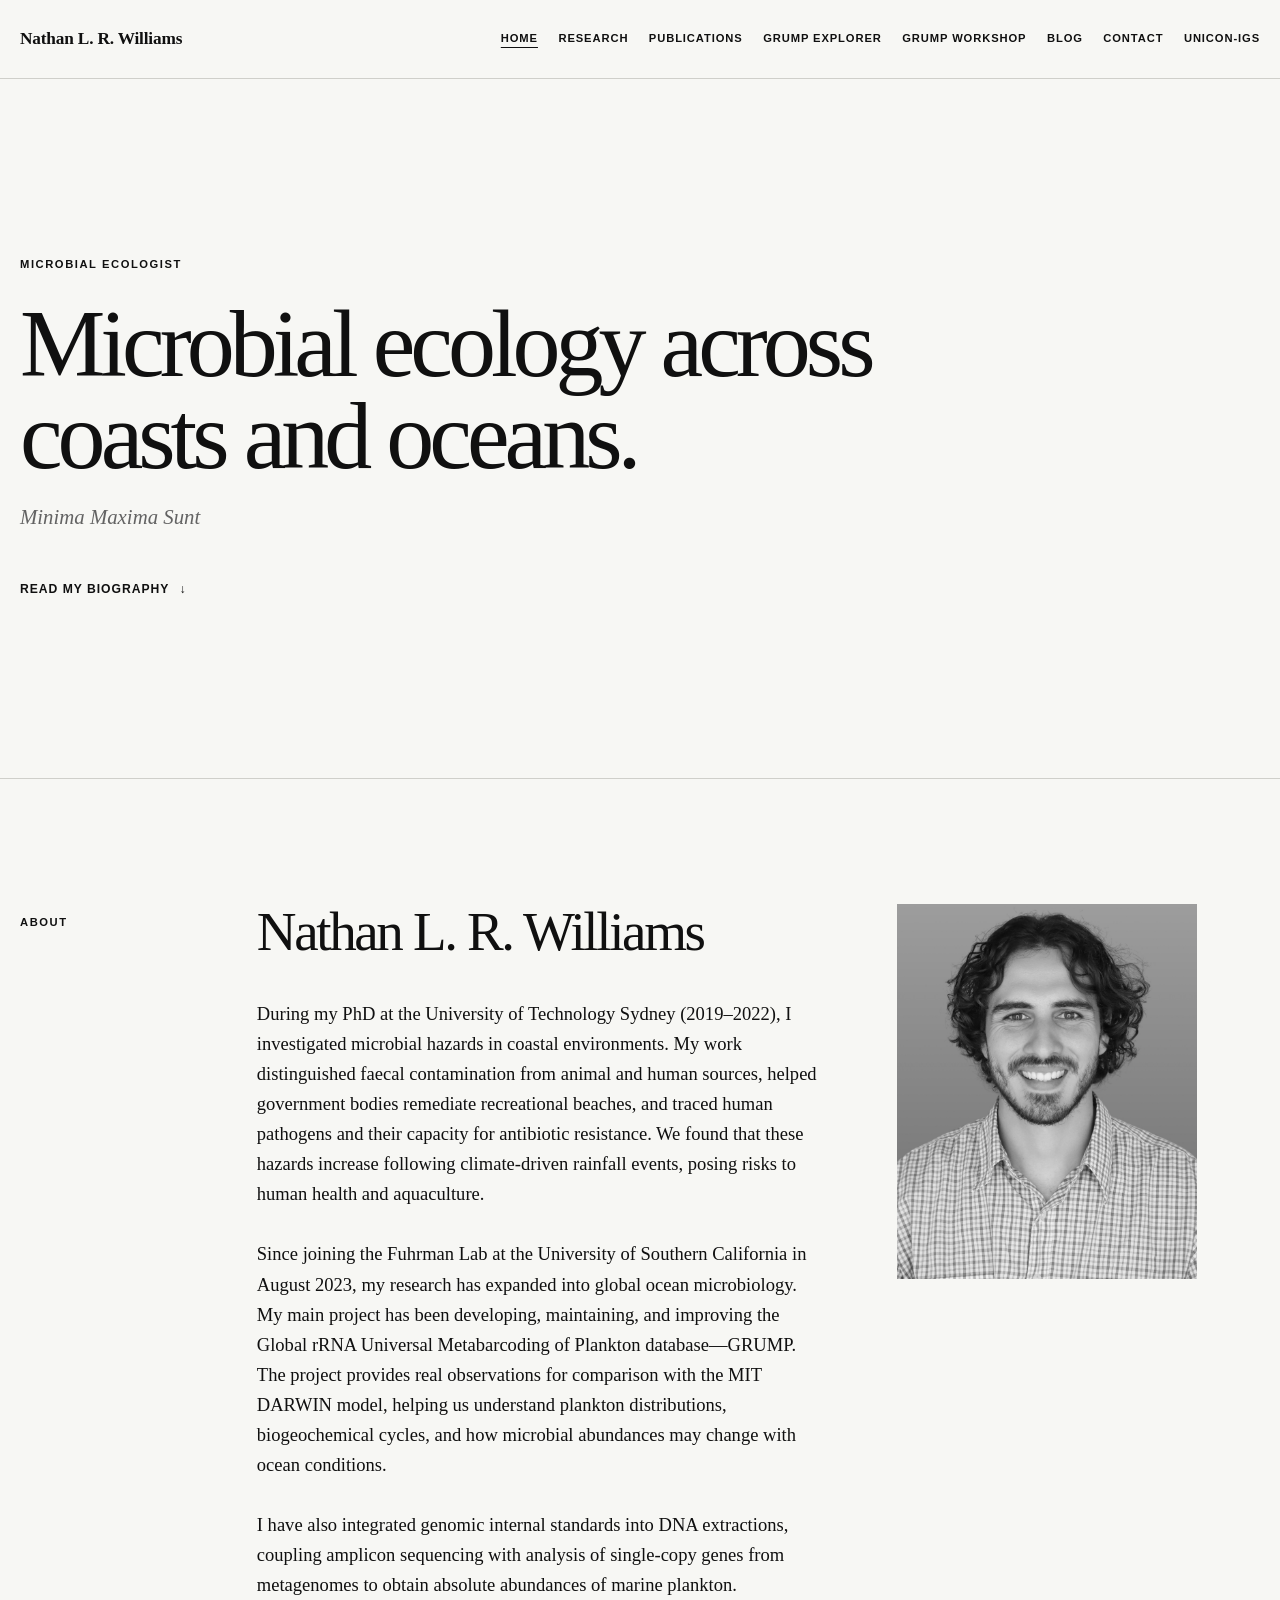
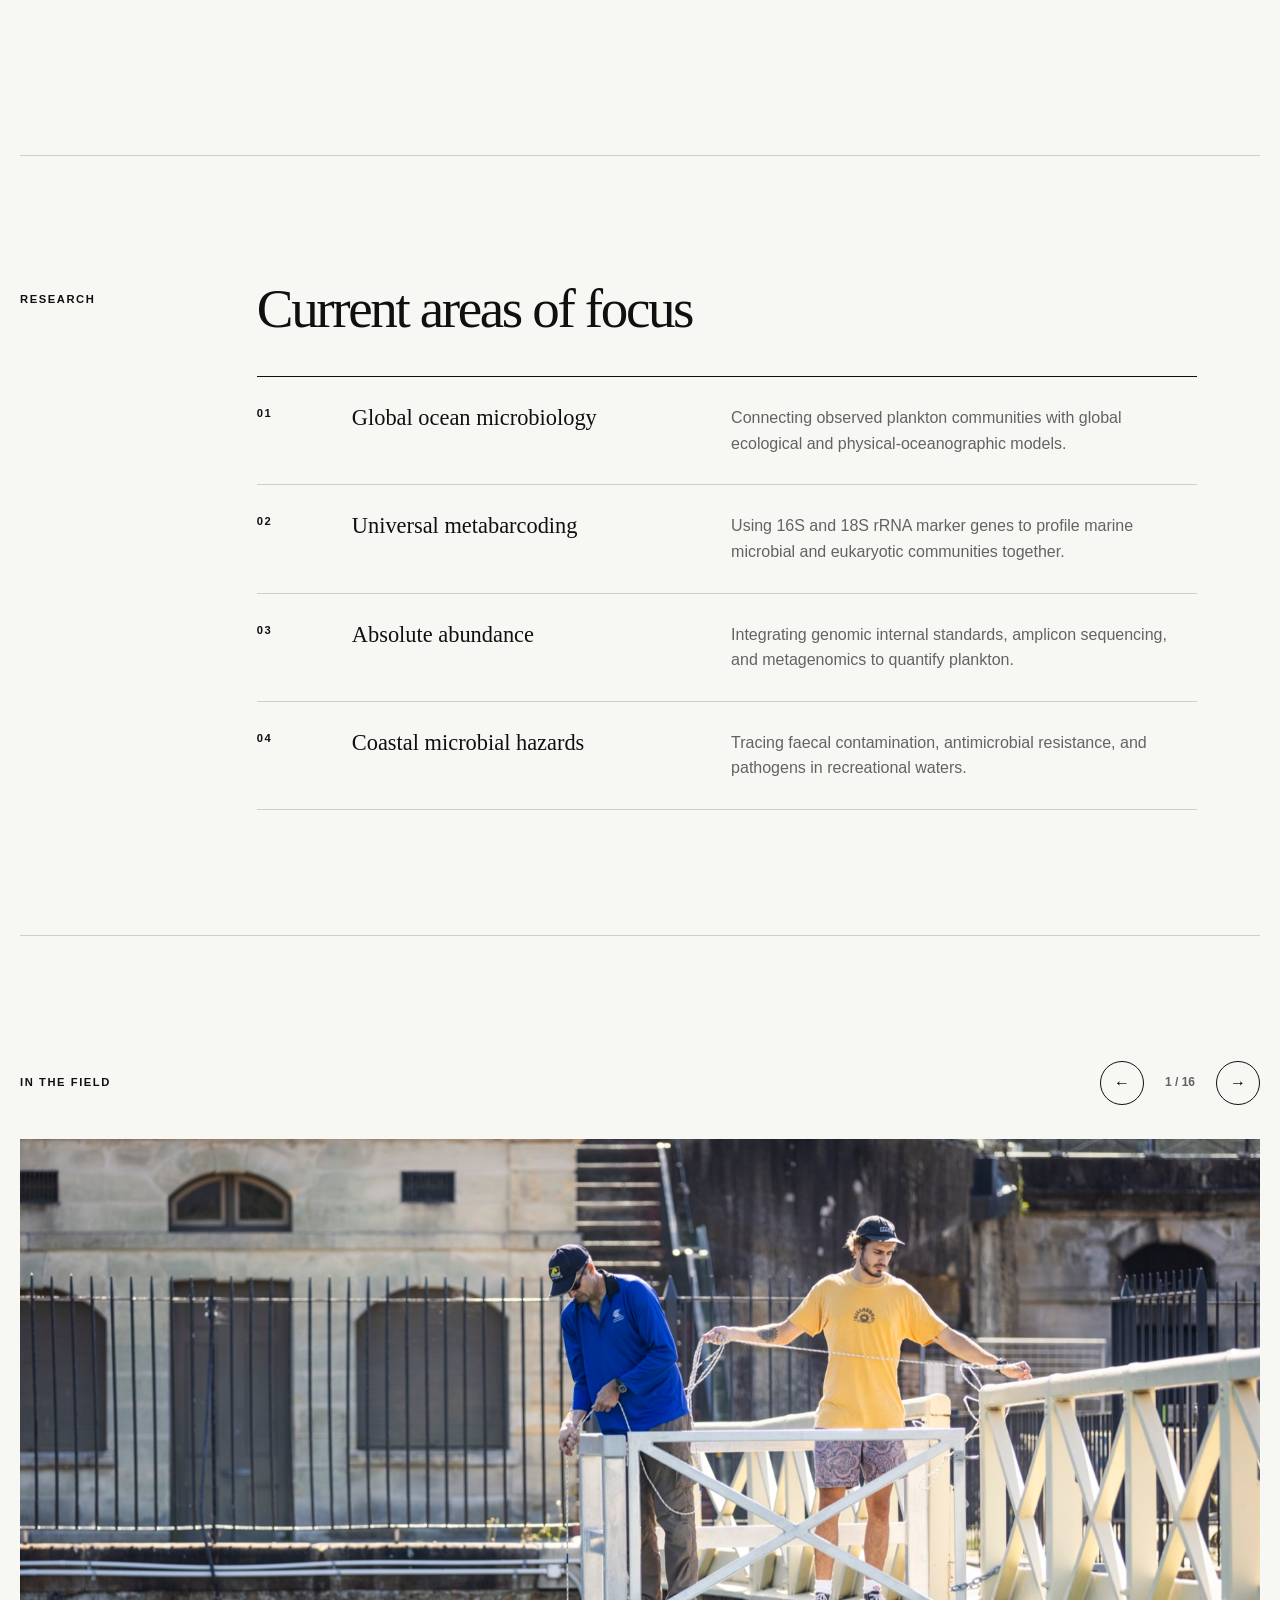
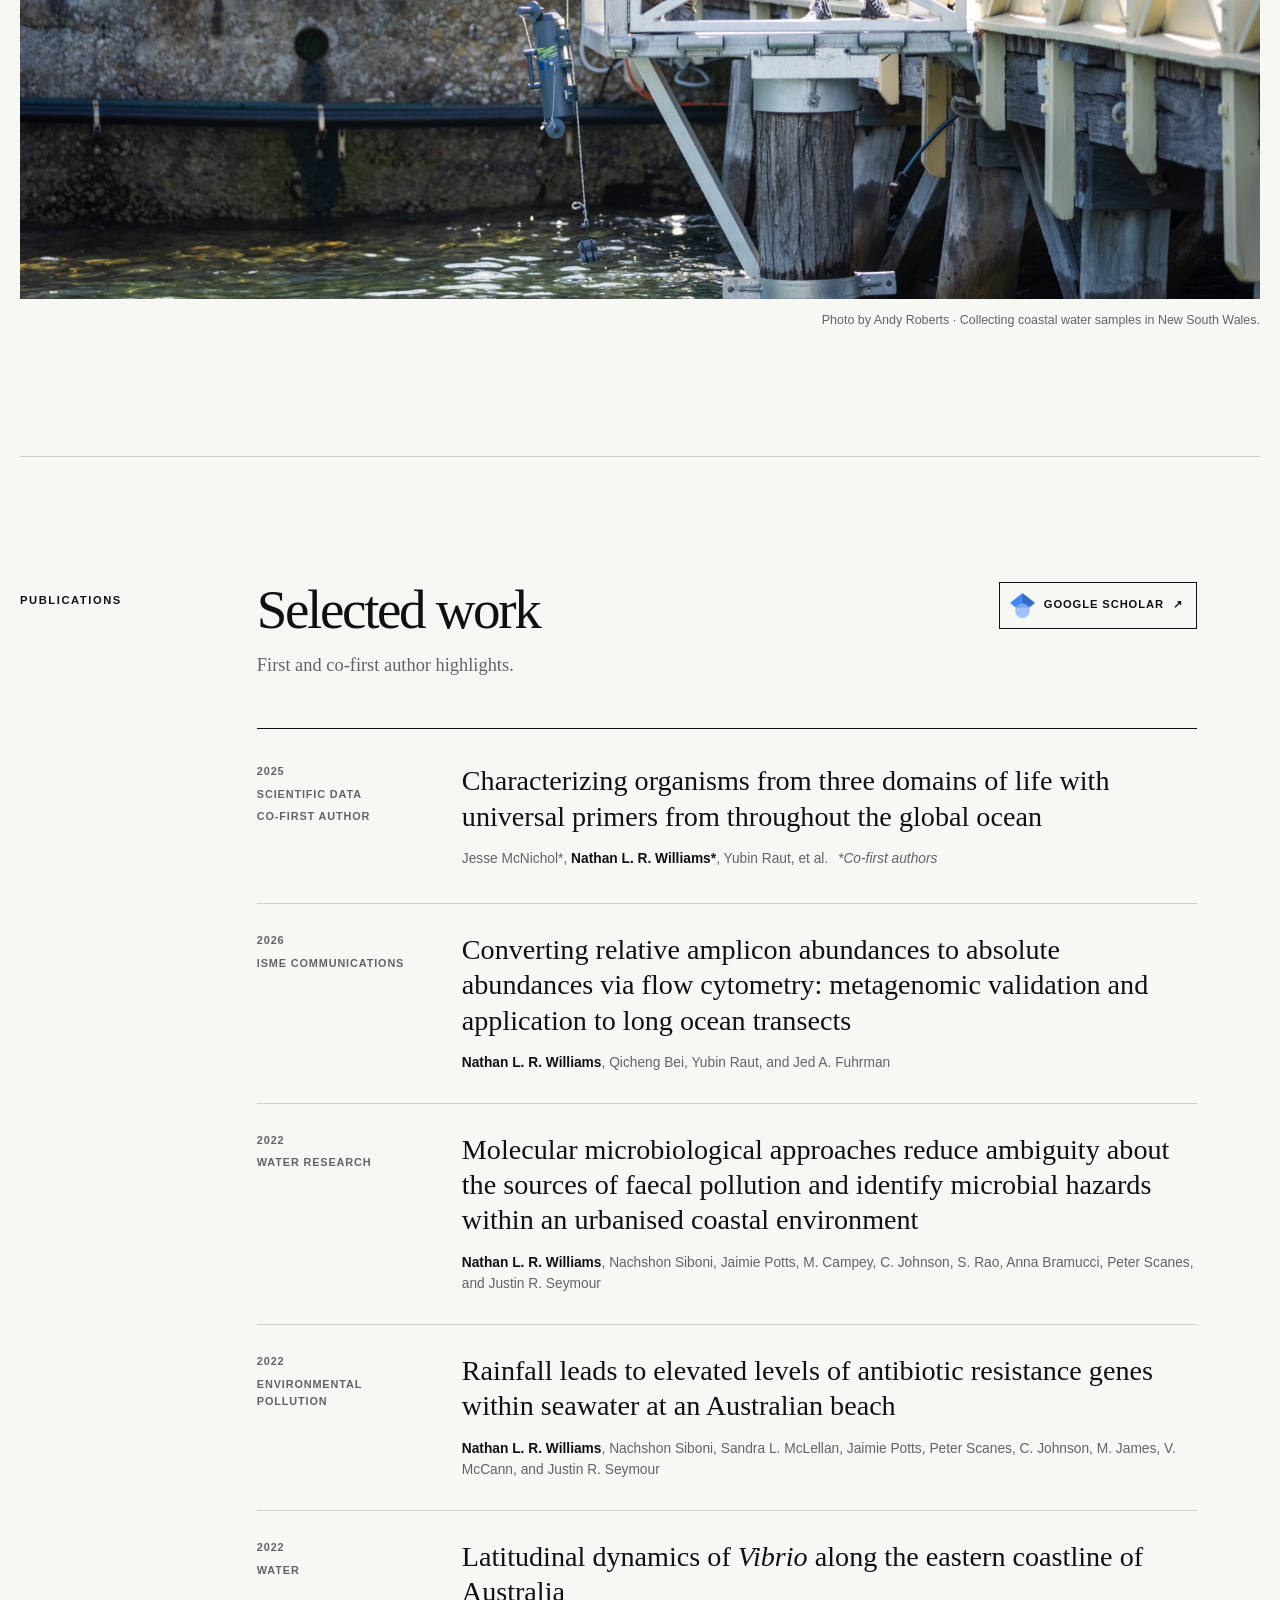
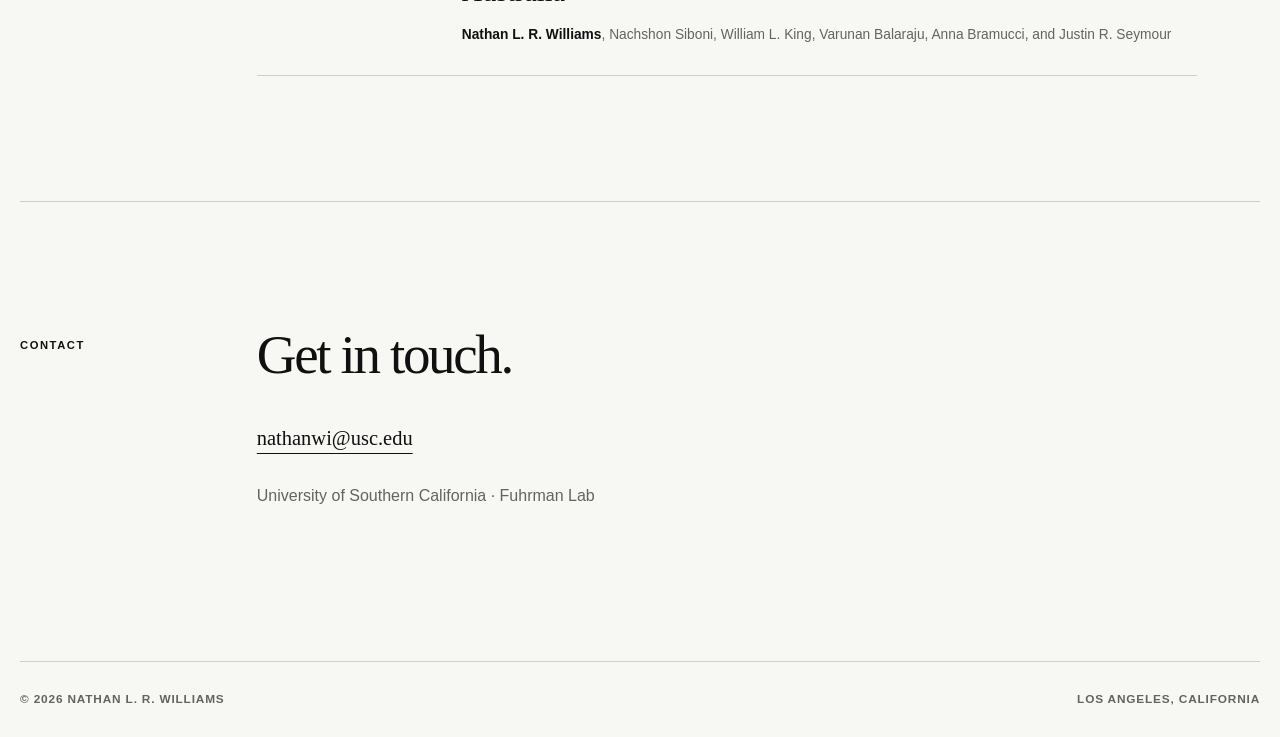
<file: index.html>
<!DOCTYPE html>
<html lang="en">
<head>
  <meta charset="UTF-8" />
  <meta name="viewport" content="width=device-width, initial-scale=1.0" />
  <meta name="description" content="Nathan L. R. Williams — microbial ecologist studying coastal environments, global ocean microbiology, and marine plankton." />
  <title>Nathan L. R. Williams</title>
  <link rel="stylesheet" href="css/style.css" />
  <script defer src="js/script.js"></script>
</head>
<body>
  <a class="skip-link" href="#main-content">Skip to content</a>

  <header class="site-header">
    <div class="header-inner">
      <a class="wordmark" href="#home" aria-label="Nathan L. R. Williams, home">Nathan L. R. Williams</a>
      <button class="menu-button" type="button" aria-expanded="false" aria-controls="site-navigation">Menu</button>
      <nav class="site-nav" id="site-navigation" aria-label="Main navigation">
        <a href="#home" aria-current="page">Home</a>
        <a href="#research">Research</a>
        <a href="#publications">Publications</a>
        <a href="https://www.nathanlrwilliams.com/GRUMP/">GRUMP Explorer</a>
        <a href="https://www.nathanlrwilliams.com/GRUMP/workshop/">GRUMP Workshop</a>
        <a href="blog/index.html">Blog</a>
        <a href="#contact">Contact</a>
        <a href="https://www.nathanlrwilliams.com/UniCon-IGS/">UniCon-IGS</a>
      </nav>
    </div>
  </header>

  <main id="main-content">
    <section class="hero" id="home">
      <div class="hero-inner">
        <p class="eyebrow">Microbial ecologist</p>
        <h1>Microbial ecology across coasts and oceans.</h1>
        <p class="motto">Minima Maxima Sunt</p>
        <a class="text-link" href="#about">Read my biography <span aria-hidden="true">↓</span></a>
      </div>
    </section>

    <section class="section section-rule" id="about">
      <div class="section-label">About</div>
      <div class="section-content">
        <div class="bio-layout">
          <div class="prose">
            <h2>Nathan L. R. Williams</h2>
            <p>
              During my PhD at the University of Technology Sydney (2019–2022), I investigated microbial hazards in
              coastal environments. My work distinguished faecal contamination from animal and human sources, helped
              government bodies remediate recreational beaches, and traced human pathogens and their capacity for
              antibiotic resistance. We found that these hazards increase following climate-driven rainfall events,
              posing risks to human health and aquaculture.
            </p>
            <p>
              Since joining the Fuhrman Lab at the University of Southern California in August 2023, my research has
              expanded into global ocean microbiology. My main project has been developing, maintaining, and improving
              the Global rRNA Universal Metabarcoding of Plankton database—GRUMP. The project provides real observations
              for comparison with the MIT DARWIN model, helping us understand plankton distributions, biogeochemical
              cycles, and how microbial abundances may change with ocean conditions.
            </p>
            <p>
              I have also integrated genomic internal standards into DNA extractions, coupling amplicon sequencing with
              analysis of single-copy genes from metagenomes to obtain absolute abundances of marine plankton.
            </p>
          </div>
          <figure class="portrait">
            <img src="images/nathanwi_usc_edu-d04190b7-edit.jpg" alt="Portrait of Nathan L. R. Williams" />
          </figure>
        </div>
      </div>
    </section>

    <section class="section section-rule" id="research">
      <div class="section-label">Research</div>
      <div class="section-content">
        <h2>Current areas of focus</h2>
        <div class="research-list">
          <article>
            <p class="item-number">01</p>
            <h3>Global ocean microbiology</h3>
            <p>Connecting observed plankton communities with global ecological and physical-oceanographic models.</p>
          </article>
          <article>
            <p class="item-number">02</p>
            <h3>Universal metabarcoding</h3>
            <p>Using 16S and 18S rRNA marker genes to profile marine microbial and eukaryotic communities together.</p>
          </article>
          <article>
            <p class="item-number">03</p>
            <h3>Absolute abundance</h3>
            <p>Integrating genomic internal standards, amplicon sequencing, and metagenomics to quantify plankton.</p>
          </article>
          <article>
            <p class="item-number">04</p>
            <h3>Coastal microbial hazards</h3>
            <p>Tracing faecal contamination, antimicrobial resistance, and pathogens in recreational waters.</p>
          </article>
        </div>
      </div>
    </section>

    <section class="fieldwork section-rule" aria-label="Fieldwork photographs">
      <div class="fieldwork-heading">
        <p class="eyebrow">In the field</p>
        <div class="carousel-controls">
          <button class="carousel-button" type="button" data-carousel-prev aria-label="Previous fieldwork photo">←</button>
          <p class="carousel-count" aria-live="polite"><span data-carousel-current>1</span> / <span data-carousel-total>16</span></p>
          <button class="carousel-button" type="button" data-carousel-next aria-label="Next fieldwork photo">→</button>
        </div>
      </div>
      <div class="carousel" data-carousel>
        <figure class="carousel-slide is-active">
          <img src="images/fieldwork-web/field-sampling-076.jpg" alt="Researchers lowering water-sampling equipment from a coastal pier" />
          <figcaption>Photo by Andy Roberts · Collecting coastal water samples in New South Wales.</figcaption>
        </figure>
        <figure class="carousel-slide">
          <img loading="lazy" src="images/fieldwork-web/field-sampling-081.jpg" alt="Collecting a coastal water sample from a dock" />
          <figcaption>Photo by Andy Roberts · Sampling the coastal microbial community.</figcaption>
        </figure>
        <figure class="carousel-slide">
          <img loading="lazy" src="images/fieldwork-web/field-sampling-107.jpg" alt="Carrying sampling containers beside a coastal sewage-overflow warning sign" />
          <figcaption>Photo by Andy Roberts · Tracing microbial hazards from catchment to coast.</figcaption>
        </figure>
        <figure class="carousel-slide">
          <img loading="lazy" src="images/fieldwork-web/field-sampling-119.jpg" alt="Researchers collecting water samples along a shoreline" />
          <figcaption>Photo by Andy Roberts · Sampling recreational coastal waters.</figcaption>
        </figure>
        <figure class="carousel-slide">
          <img loading="lazy" src="images/fieldwork-web/field-sampling-141.jpg" alt="A coastal field team standing beside a water-quality warning sign" />
          <figcaption>Photo by Andy Roberts · Field collaboration in New South Wales.</figcaption>
        </figure>
        <figure class="carousel-slide">
          <img loading="lazy" src="images/fieldwork%20slide%20deck/PXL_20240117_182306204.jpg" alt="Oceanographic equipment and open ocean viewed from a research vessel" />
          <figcaption>Sampling at the San Pedro Ocean Time Series, Los Angeles, California</figcaption>
        </figure>
        <figure class="carousel-slide">
          <img loading="lazy" src="images/fieldwork%20slide%20deck/PXL_20240710_223654383.jpg" alt="Nathan Williams standing beside a research vessel" />
          <figcaption>Sampling at the San Pedro Ocean Time Series, Los Angeles, California</figcaption>
        </figure>
        <figure class="carousel-slide">
          <img loading="lazy" src="images/fieldwork%20slide%20deck/PXL_20240911_183008460.jpg" alt="An oceanographic instrument being lowered into the ocean" />
          <figcaption>Sampling at the San Pedro Ocean Time Series, Los Angeles, California</figcaption>
        </figure>
        <figure class="carousel-slide">
          <img loading="lazy" src="images/fieldwork%20slide%20deck/PXL_20241113_185504453.jpg" alt="Research vessel deck, sampling equipment, and the open ocean" />
          <figcaption>Sampling at the San Pedro Ocean Time Series, Los Angeles, California</figcaption>
        </figure>
        <figure class="carousel-slide">
          <img loading="lazy" src="images/blog/spot-august-2026/PXL_20260812_150944974.jpg" alt="Open ocean and a cargo ship viewed from a research vessel" />
          <figcaption>Sampling at the San Pedro Ocean Time Series, Los Angeles, California</figcaption>
        </figure>
        <figure class="carousel-slide">
          <img loading="lazy" src="images/blog/spot-august-2026/PXL_20260812_155552378.jpg" alt="Peristaltic pumps and filtration supplies arranged on a research vessel" />
          <figcaption>Sampling at the San Pedro Ocean Time Series, Los Angeles, California</figcaption>
        </figure>
        <figure class="carousel-slide">
          <img loading="lazy" src="images/blog/spot-august-2026/PXL_20260812_160123368.jpg" alt="Peristaltic pumps filtering seawater aboard a research vessel" />
          <figcaption>Sampling at the San Pedro Ocean Time Series, Los Angeles, California</figcaption>
        </figure>
        <figure class="carousel-slide">
          <img loading="lazy" src="images/blog/spot-august-2026/PXL_20260812_171800835.jpg" alt="Collecting seawater from a CTD rosette on the deck of a research vessel" />
          <figcaption>Sampling at the San Pedro Ocean Time Series, Los Angeles, California</figcaption>
        </figure>
        <figure class="carousel-slide">
          <img loading="lazy" src="images/blog/spot-august-2026/PXL_20260812_171805061.jpg" alt="A researcher collecting seawater from a CTD rosette" />
          <figcaption>Sampling at the San Pedro Ocean Time Series, Los Angeles, California</figcaption>
        </figure>
        <figure class="carousel-slide">
          <img loading="lazy" src="images/blog/spot-august-2026/PXL_20260812_172816464.jpg" alt="A seawater filtration station with peristaltic pumps and sample bottles" />
          <figcaption>Sampling at the San Pedro Ocean Time Series, Los Angeles, California</figcaption>
        </figure>
        <figure class="carousel-slide">
          <img loading="lazy" src="images/blog/spot-august-2026/PXL_20260812_180644858.jpg" alt="Researchers working with oceanographic equipment on the deck of a research vessel" />
          <figcaption>Sampling at the San Pedro Ocean Time Series, Los Angeles, California</figcaption>
        </figure>
      </div>
    </section>

    <section class="section section-rule" id="publications">
      <div class="section-label">Publications</div>
      <div class="section-content">
        <div class="publications-heading">
          <div>
            <h2>Selected work</h2>
            <p class="publication-intro">First and co-first author highlights.</p>
          </div>
          <a class="scholar-link" href="https://scholar.google.com.au/citations?user=ym854jgAAAAJ&amp;hl=en" target="_blank" rel="noopener">
            <img class="scholar-logo" src="images/Google_Scholar_logo.svg.webp" alt="" />
            <span>Google Scholar</span>
            <span aria-hidden="true">↗</span>
          </a>
        </div>

        <div class="publication-list">
          <article class="publication publication--featured">
            <div class="publication-meta">
              <span>2025</span>
              <span>Scientific Data</span>
              <span>Co-first author</span>
            </div>
            <h3>
              <a href="https://doi.org/10.1038/s41597-025-05423-9" target="_blank" rel="noopener">
                Characterizing organisms from three domains of life with universal primers from throughout the global ocean
              </a>
            </h3>
            <p>Jesse McNichol*, <strong>Nathan L. R. Williams*</strong>, Yubin Raut, et al. <span class="cofirst">*Co-first authors</span></p>
          </article>

          <article class="publication">
            <div class="publication-meta">
              <span>2026</span>
              <span>ISME Communications</span>
            </div>
            <h3>
              <a href="https://doi.org/10.1093/ismeco/ycag081" target="_blank" rel="noopener">
                Converting relative amplicon abundances to absolute abundances via flow cytometry: metagenomic
                validation and application to long ocean transects
              </a>
            </h3>
            <p><strong>Nathan L. R. Williams</strong>, Qicheng Bei, Yubin Raut, and Jed A. Fuhrman</p>
          </article>

          <article class="publication">
            <div class="publication-meta">
              <span>2022</span>
              <span>Water Research</span>
            </div>
            <h3>
              <a href="https://doi.org/10.1016/j.watres.2022.118534" target="_blank" rel="noopener">
                Molecular microbiological approaches reduce ambiguity about the sources of faecal pollution and
                identify microbial hazards within an urbanised coastal environment
              </a>
            </h3>
            <p><strong>Nathan L. R. Williams</strong>, Nachshon Siboni, Jaimie Potts, M. Campey, C. Johnson, S. Rao, Anna Bramucci, Peter Scanes, and Justin R. Seymour</p>
          </article>

          <article class="publication">
            <div class="publication-meta">
              <span>2022</span>
              <span>Environmental Pollution</span>
            </div>
            <h3>
              <a href="https://doi.org/10.1016/j.envpol.2022.119456" target="_blank" rel="noopener">
                Rainfall leads to elevated levels of antibiotic resistance genes within seawater at an Australian beach
              </a>
            </h3>
            <p><strong>Nathan L. R. Williams</strong>, Nachshon Siboni, Sandra L. McLellan, Jaimie Potts, Peter Scanes, C. Johnson, M. James, V. McCann, and Justin R. Seymour</p>
          </article>

          <article class="publication">
            <div class="publication-meta">
              <span>2022</span>
              <span>Water</span>
            </div>
            <h3>
              <a href="https://doi.org/10.3390/w14162510" target="_blank" rel="noopener">
                Latitudinal dynamics of <em>Vibrio</em> along the eastern coastline of Australia
              </a>
            </h3>
            <p><strong>Nathan L. R. Williams</strong>, Nachshon Siboni, William L. King, Varunan Balaraju, Anna Bramucci, and Justin R. Seymour</p>
          </article>
        </div>
      </div>
    </section>

    <section class="section contact section-rule" id="contact">
      <div class="section-label">Contact</div>
      <div class="section-content">
        <h2>Get in touch.</h2>
        <a class="email-link" href="mailto:nathanwi@usc.edu">nathanwi@usc.edu</a>
        <p class="contact-note">University of Southern California · Fuhrman Lab</p>
      </div>
    </section>
  </main>

  <footer class="site-footer">
    <p>© <span id="currentYear"></span> Nathan L. R. Williams</p>
    <p>Los Angeles, California</p>
  </footer>
</body>
</html>
</file>
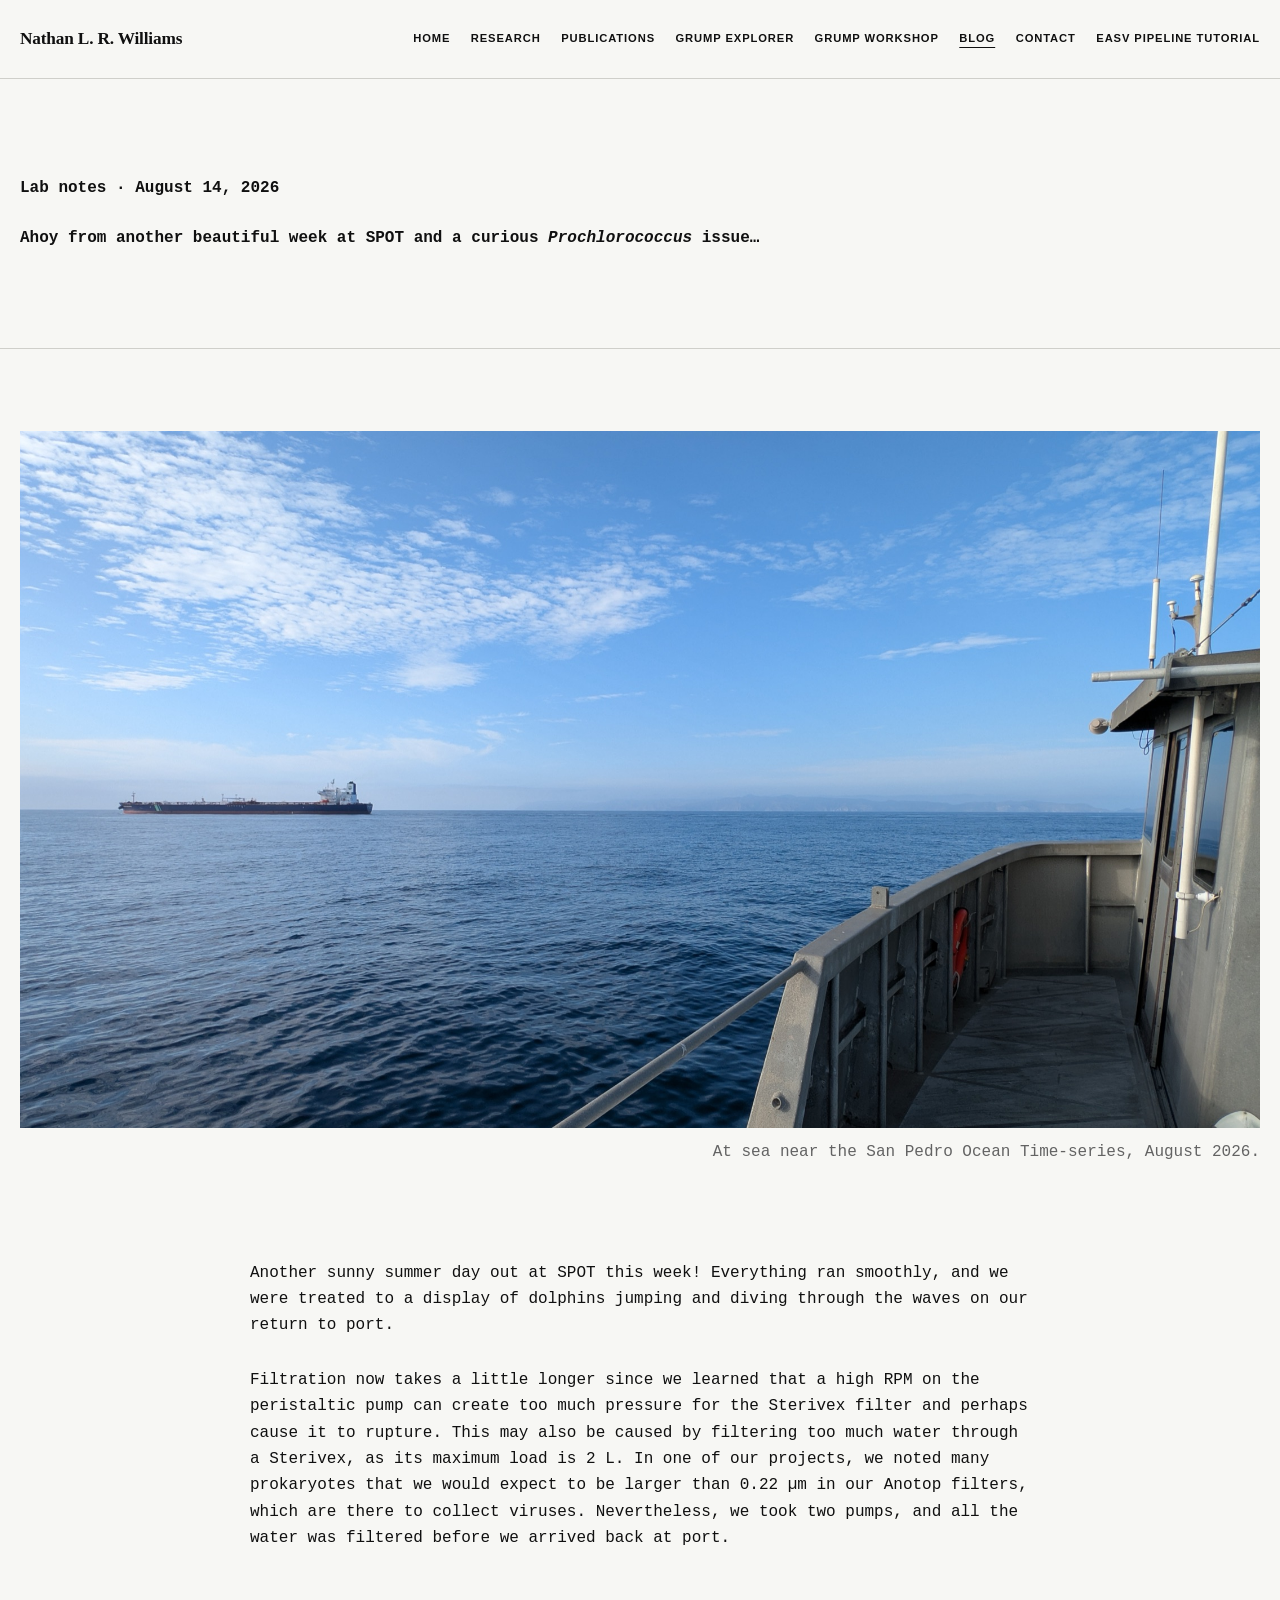
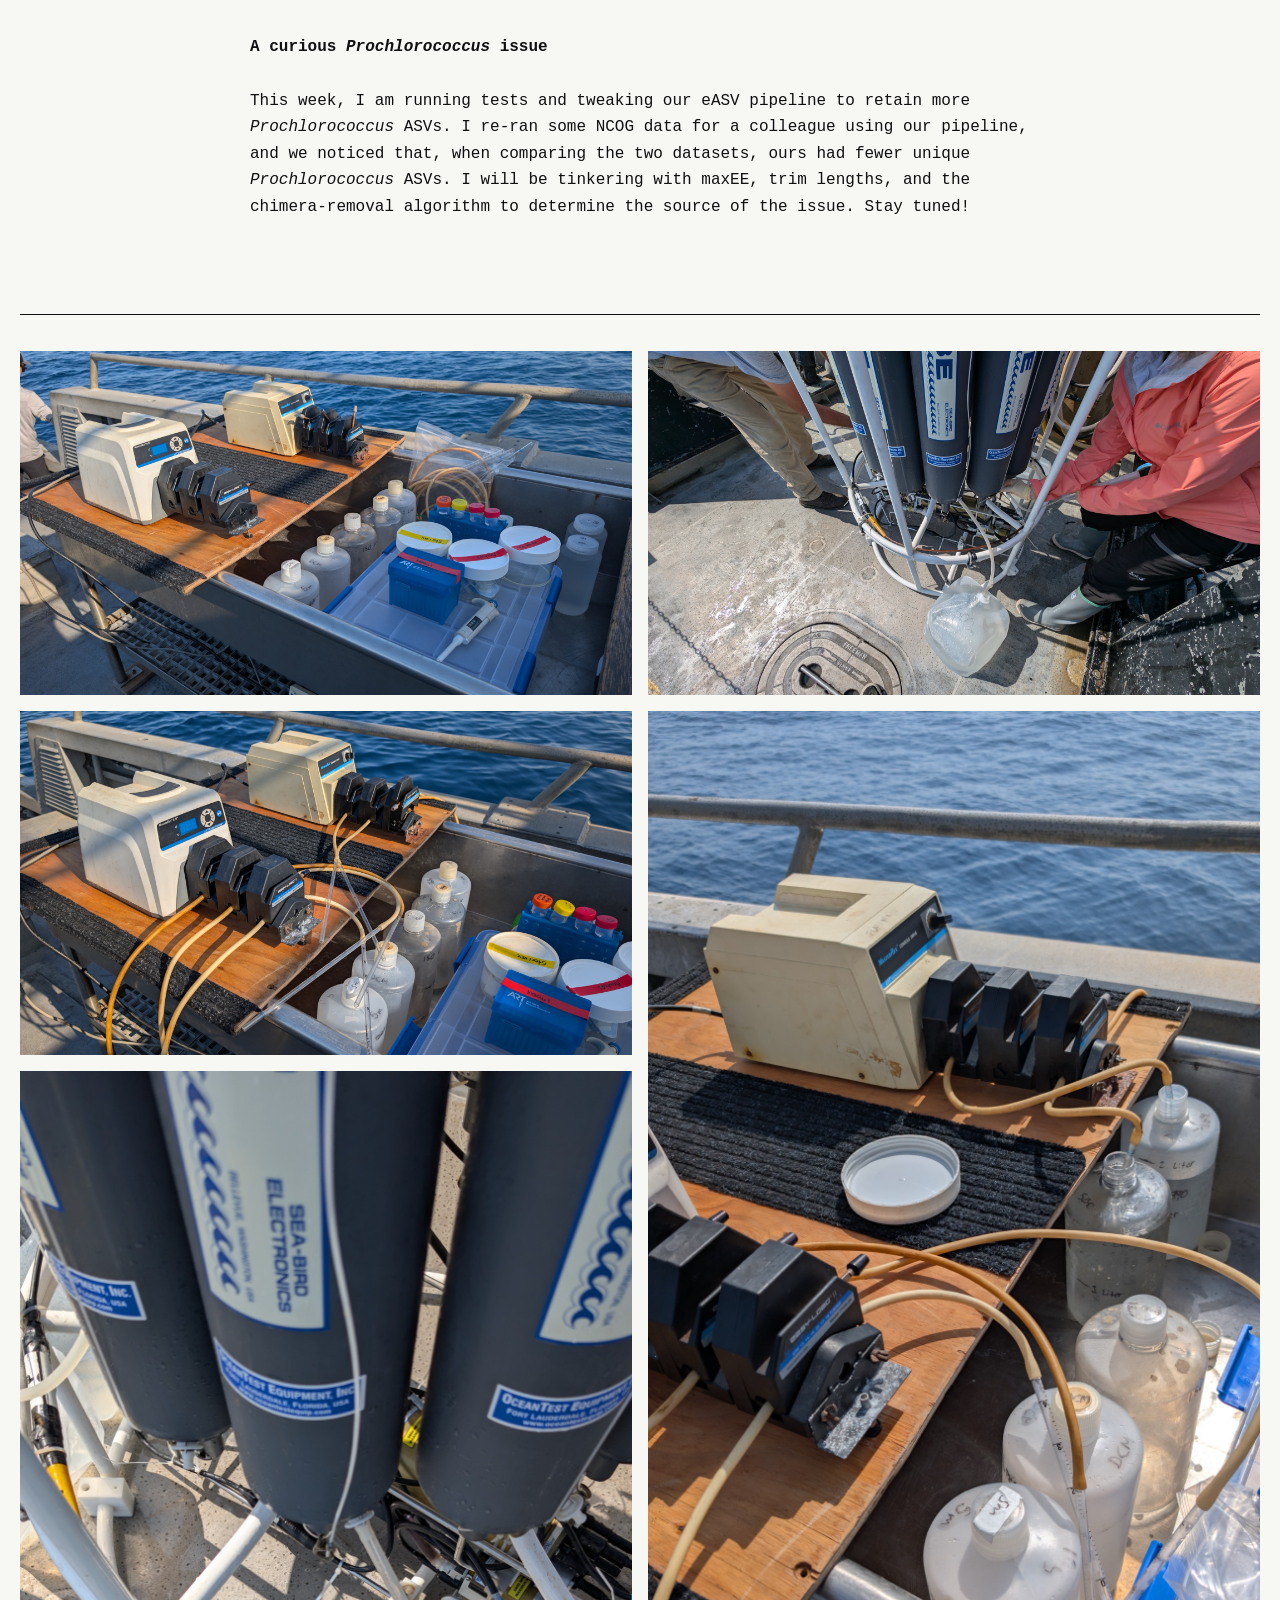
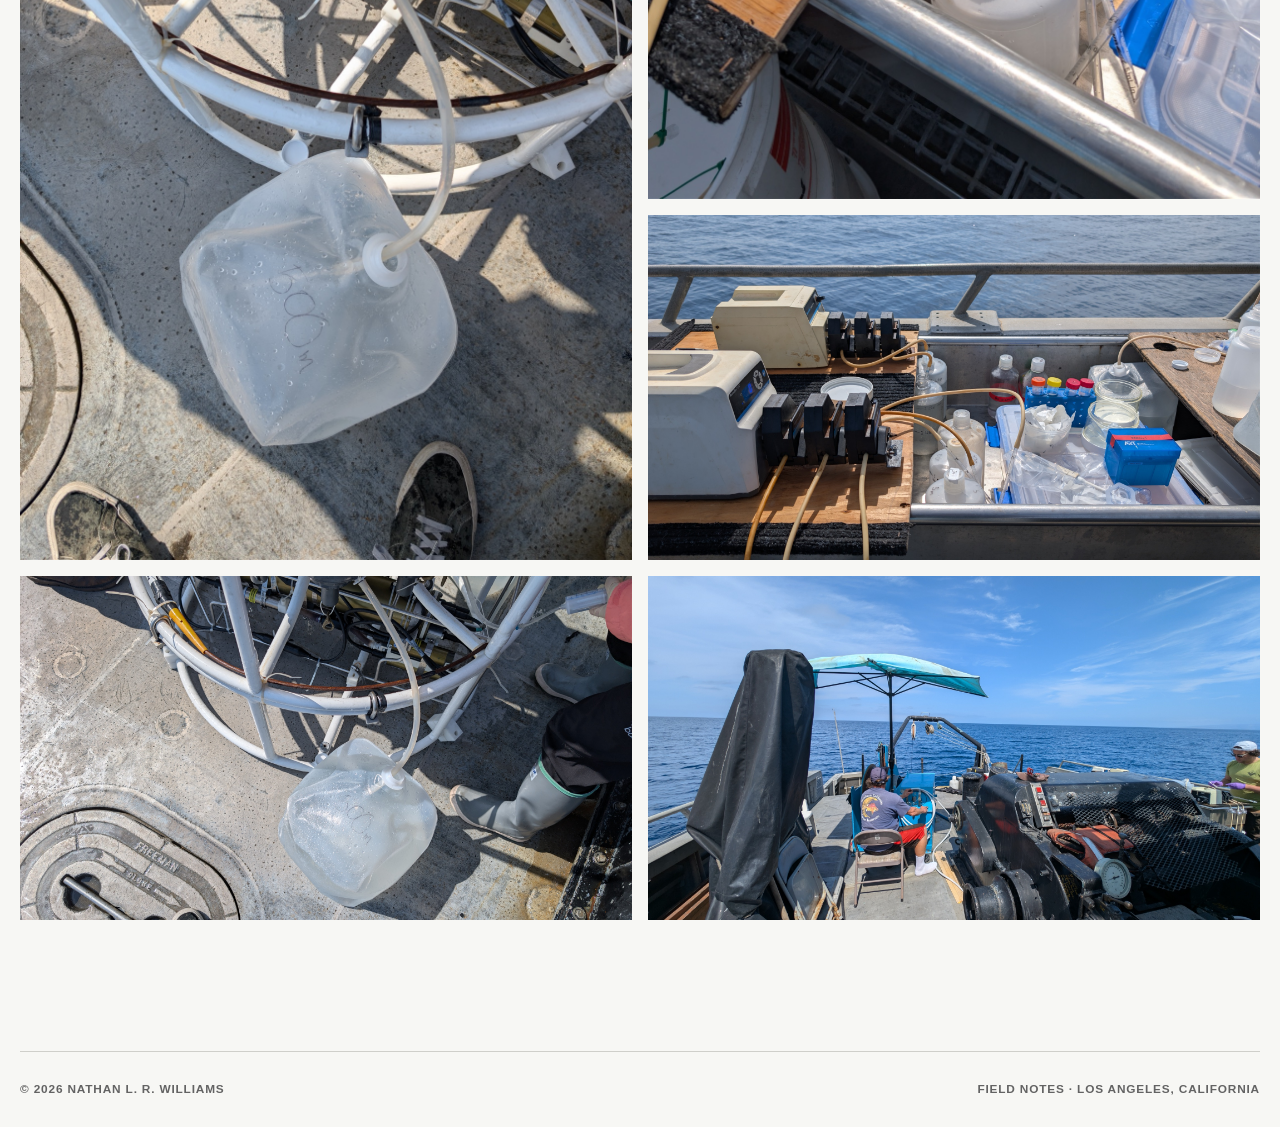
<file: blog/index.html>
<!DOCTYPE html>
<html lang="en">
<head>
  <meta charset="UTF-8" />
  <meta name="viewport" content="width=device-width, initial-scale=1.0" />
  <meta name="description" content="Field notes from a summer sampling day at SPOT and an investigation into Prochlorococcus ASV retention in the eASV pipeline." />
  <title>Ahoy from SPOT and a curious Prochlorococcus issue · Nathan L. R. Williams</title>
  <link rel="stylesheet" href="../css/style.css" />
  <script defer src="../js/script.js"></script>
</head>
<body class="blog-page">
  <a class="skip-link" href="#main-content">Skip to content</a>
  <header class="site-header">
    <div class="header-inner">
      <a class="wordmark" href="../index.html">Nathan L. R. Williams</a>
      <button class="menu-button" type="button" aria-expanded="false" aria-controls="site-navigation">Menu</button>
      <nav class="site-nav" id="site-navigation" aria-label="Main navigation">
        <a href="../index.html">Home</a>
        <a href="../index.html#research">Research</a>
        <a href="../index.html#publications">Publications</a>
        <a href="https://www.nathanlrwilliams.com/GRUMP/">GRUMP Explorer</a>
        <a href="https://www.nathanlrwilliams.com/GRUMP/workshop/">GRUMP Workshop</a>
        <a href="index.html" aria-current="page">Blog</a>
        <a href="../index.html#contact">Contact</a>
        <a href="https://www.nathanlrwilliams.com/eASV-Pipeline-Tutorial/">eASV Pipeline Tutorial</a>
      </nav>
    </div>
  </header>

  <main id="main-content">
    <section class="page-hero blog-post-header">
      <div class="page-hero-inner">
        <p class="kicker">Lab notes · August 14, 2026</p>
        <h1>Ahoy from another beautiful week at SPOT and a curious <em>Prochlorococcus</em> issue…</h1>
      </div>
    </section>

    <article class="wide-section blog-post">
      <figure class="blog-feature-image">
        <img src="../images/blog/spot-august-2026/PXL_20260812_150944974.jpg" alt="Open ocean and a cargo ship viewed from a research vessel near SPOT" />
        <figcaption>At sea near the San Pedro Ocean Time-series, August 2026.</figcaption>
      </figure>

      <div class="blog-post-prose">
        <p>
          Another sunny summer day out at SPOT this week! Everything ran smoothly, and we were treated to a display of
          dolphins jumping and diving through the waves on our return to port.
        </p>
        <p>
          Filtration now takes a little longer since we learned that a high RPM on the peristaltic pump can create too
          much pressure for the Sterivex filter and perhaps cause it to rupture. This may also be caused by filtering
          too much water through a Sterivex, as its maximum load is 2 L. In one of our projects, we noted many
          prokaryotes that we would expect to be larger than 0.22 µm in our Anotop filters, which are there to collect
          viruses. Nevertheless, we took two pumps, and all the water was filtered before we arrived back at port.
        </p>

        <h2>A curious <em>Prochlorococcus</em> issue</h2>
        <p>
          This week, I am running tests and tweaking our eASV pipeline to retain more <em>Prochlorococcus</em> ASVs. I
          re-ran some NCOG data for a colleague using our pipeline, and we noticed that, when comparing the two
          datasets, ours had fewer unique <em>Prochlorococcus</em> ASVs. I will be tinkering with maxEE, trim lengths,
          and the chimera-removal algorithm to determine the source of the issue. Stay tuned!
        </p>
      </div>

      <div class="blog-photo-grid" aria-label="Photographs from the August 2026 SPOT cruise">
        <figure>
          <img loading="lazy" src="../images/blog/spot-august-2026/PXL_20260812_155552378.jpg" alt="Peristaltic pumps and filtration supplies on the research vessel" />
        </figure>
        <figure>
          <img loading="lazy" src="../images/blog/spot-august-2026/PXL_20260812_160123368.jpg" alt="Peristaltic pumps filtering seawater on deck" />
        </figure>
        <figure>
          <img loading="lazy" src="../images/blog/spot-august-2026/PXL_20260812_171328733.jpg" alt="A water sample being collected from a CTD rosette" />
        </figure>
        <figure>
          <img loading="lazy" src="../images/blog/spot-august-2026/PXL_20260812_171800835.jpg" alt="A seawater sample connected to a CTD rosette" />
        </figure>
        <figure>
          <img loading="lazy" src="../images/blog/spot-august-2026/PXL_20260812_171805061.jpg" alt="A researcher collecting seawater from a CTD rosette" />
        </figure>
        <figure>
          <img loading="lazy" src="../images/blog/spot-august-2026/PXL_20260812_172812085.jpg" alt="Peristaltic pumps, sample bottles, and filtration tubing on deck" />
        </figure>
        <figure>
          <img loading="lazy" src="../images/blog/spot-august-2026/PXL_20260812_172816464.jpg" alt="The seawater filtration station aboard the research vessel" />
        </figure>
        <figure>
          <img loading="lazy" src="../images/blog/spot-august-2026/PXL_20260812_180644858.jpg" alt="Researchers working with oceanographic equipment under a blue sky" />
        </figure>
      </div>
    </article>
  </main>

  <footer class="site-footer">
    <p>© <span id="currentYear"></span> Nathan L. R. Williams</p>
    <p>Field notes · Los Angeles, California</p>
  </footer>
</body>
</html>
</file>
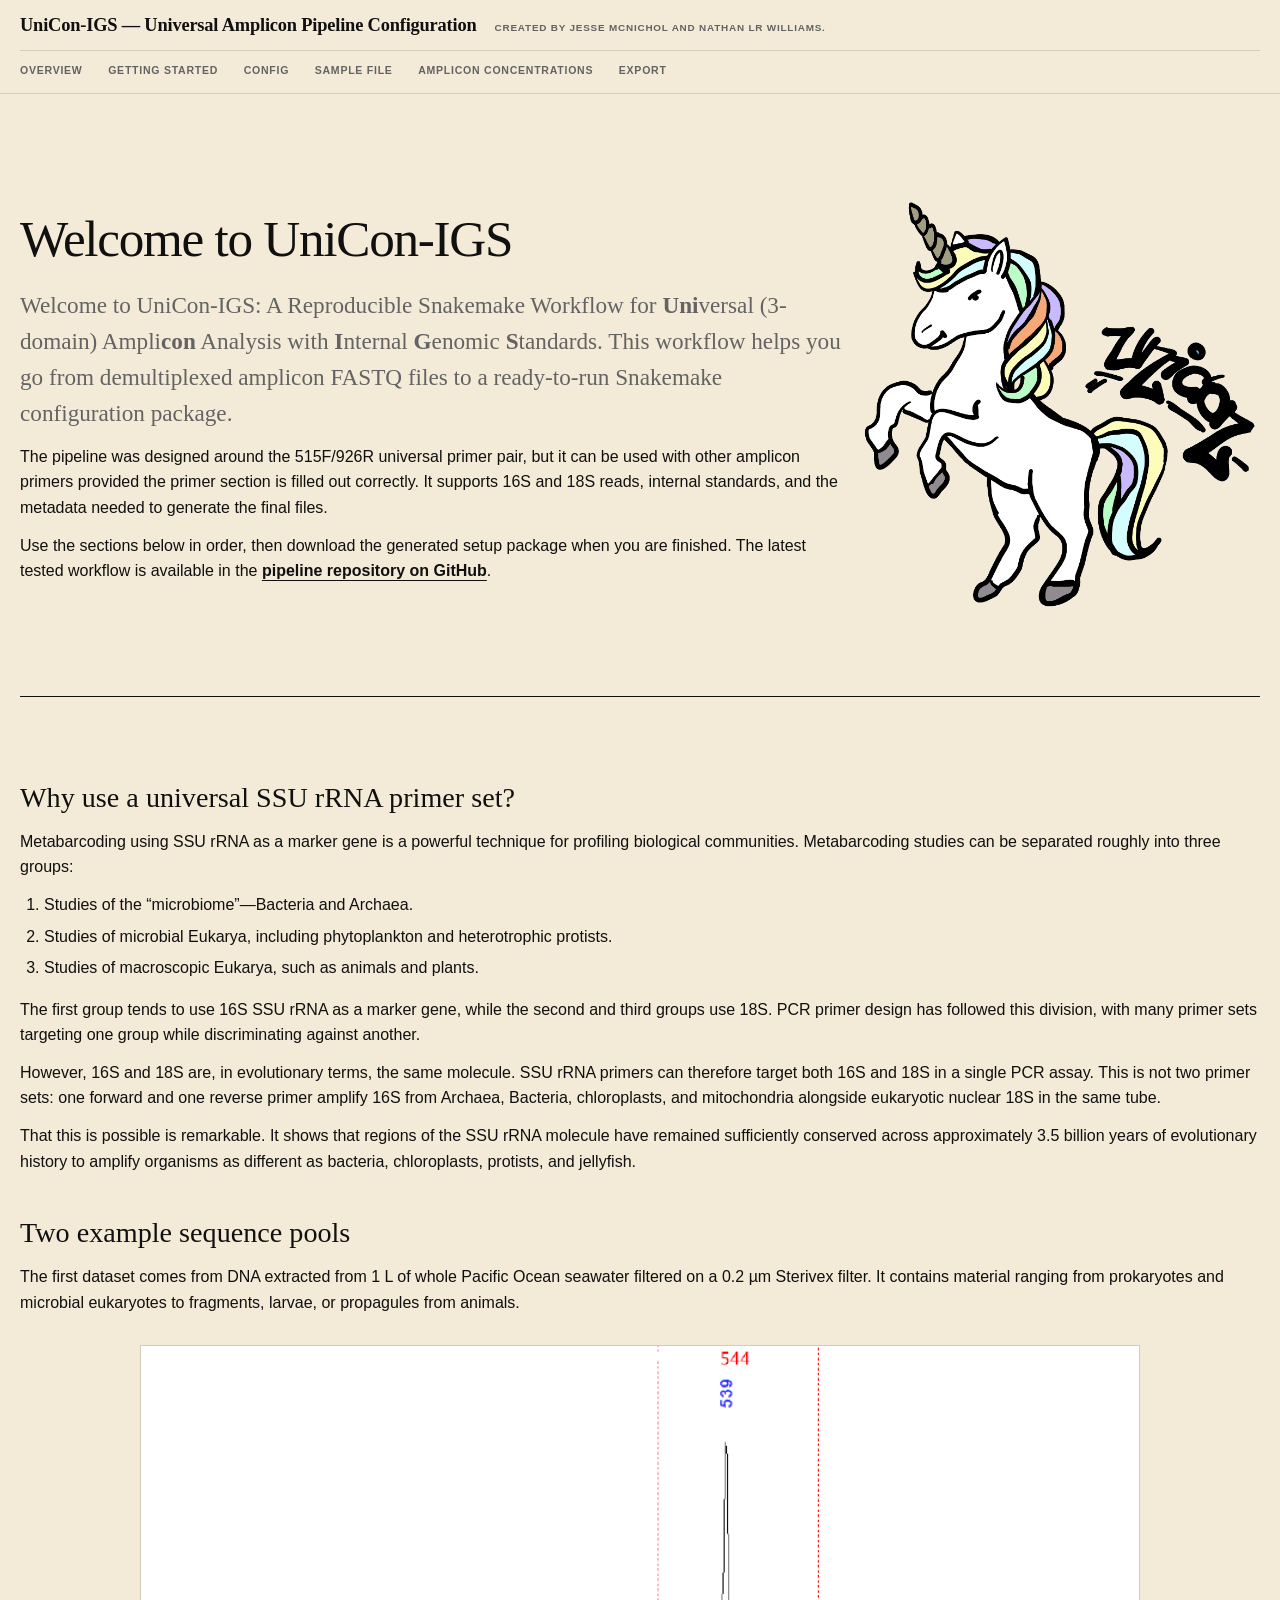
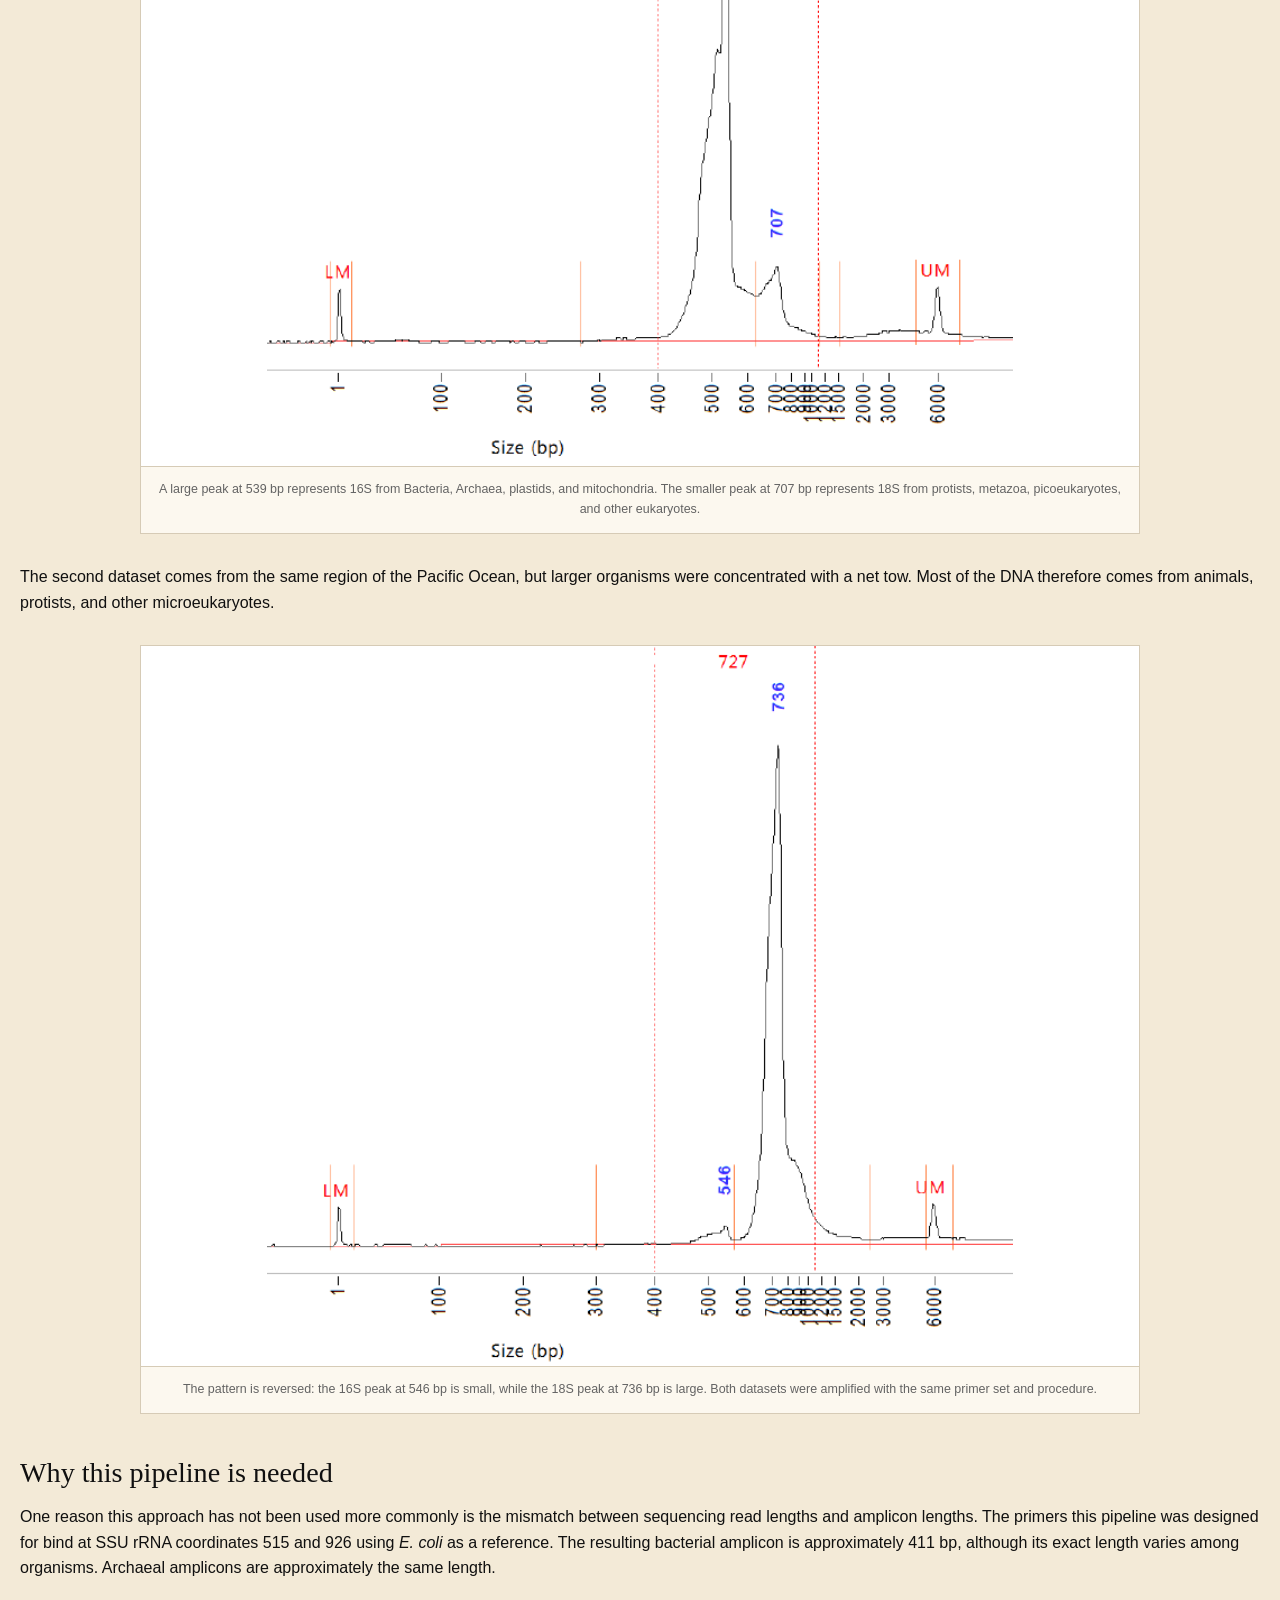
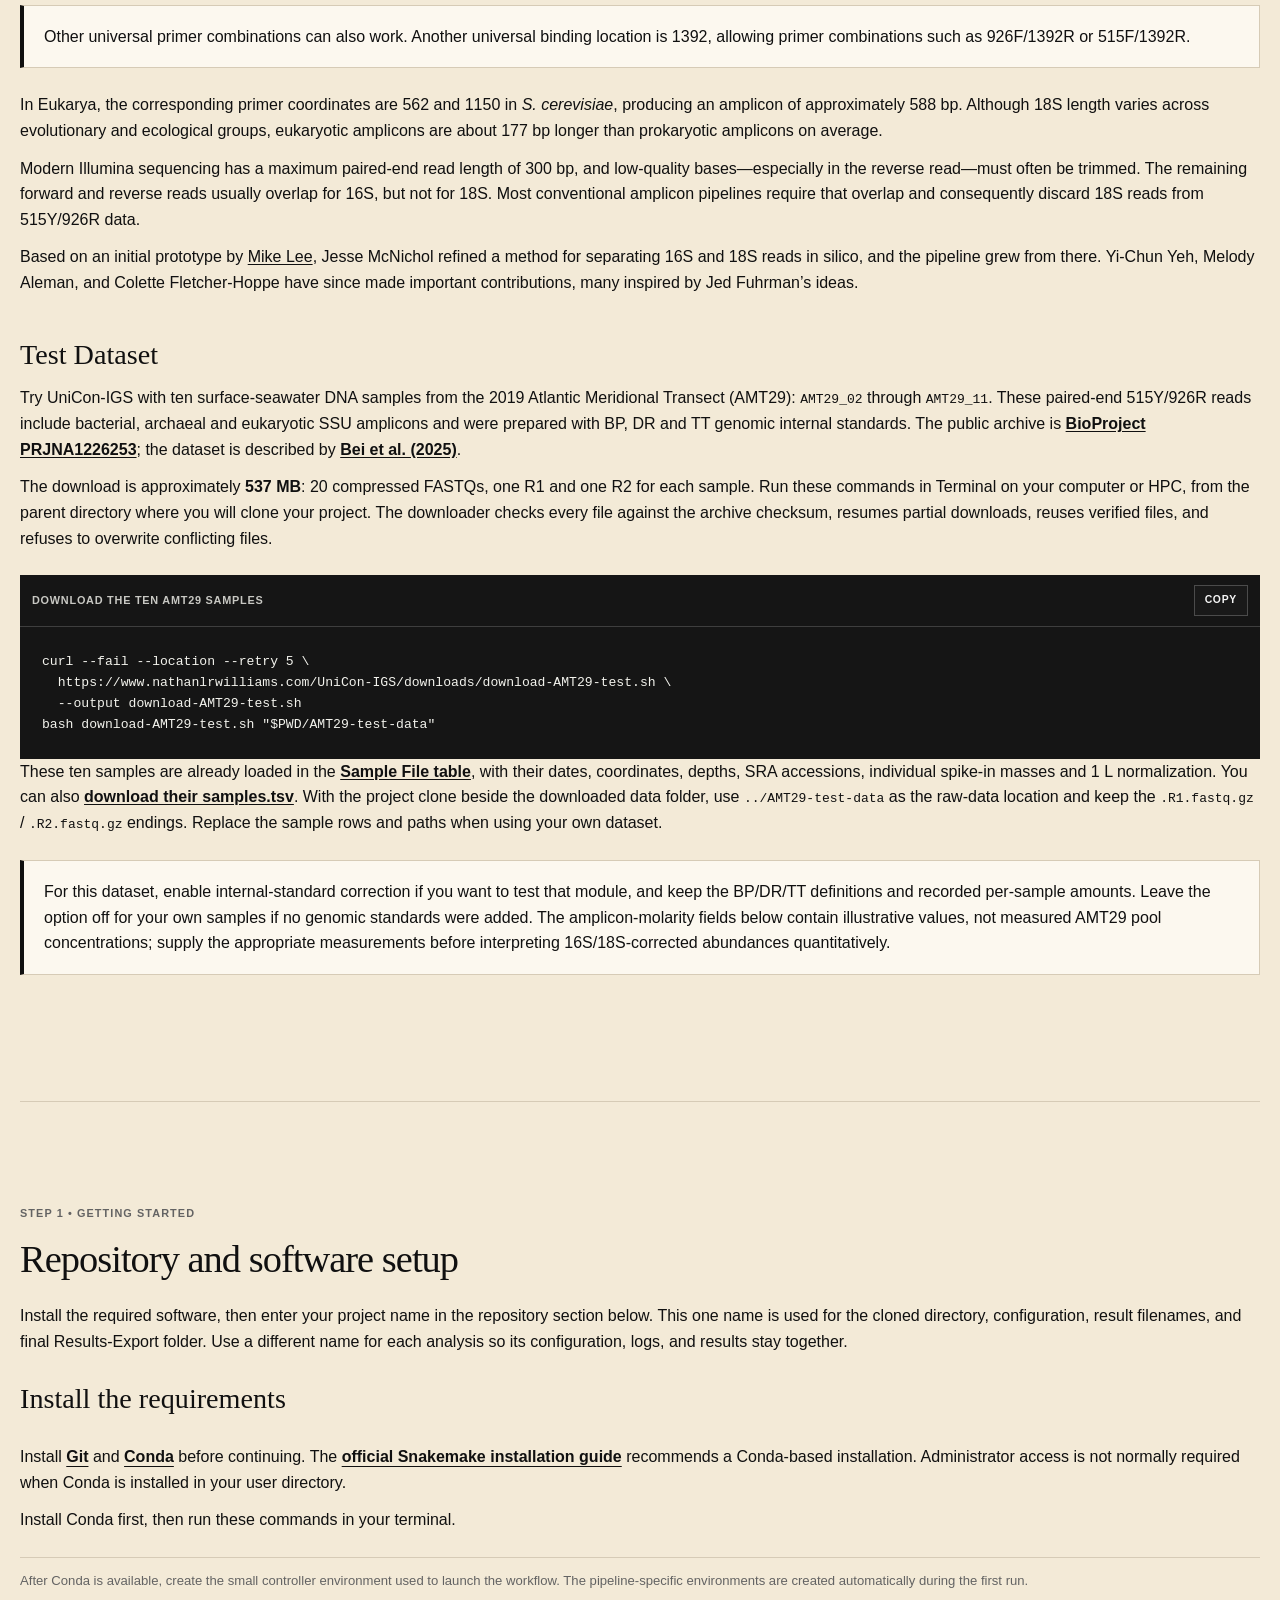
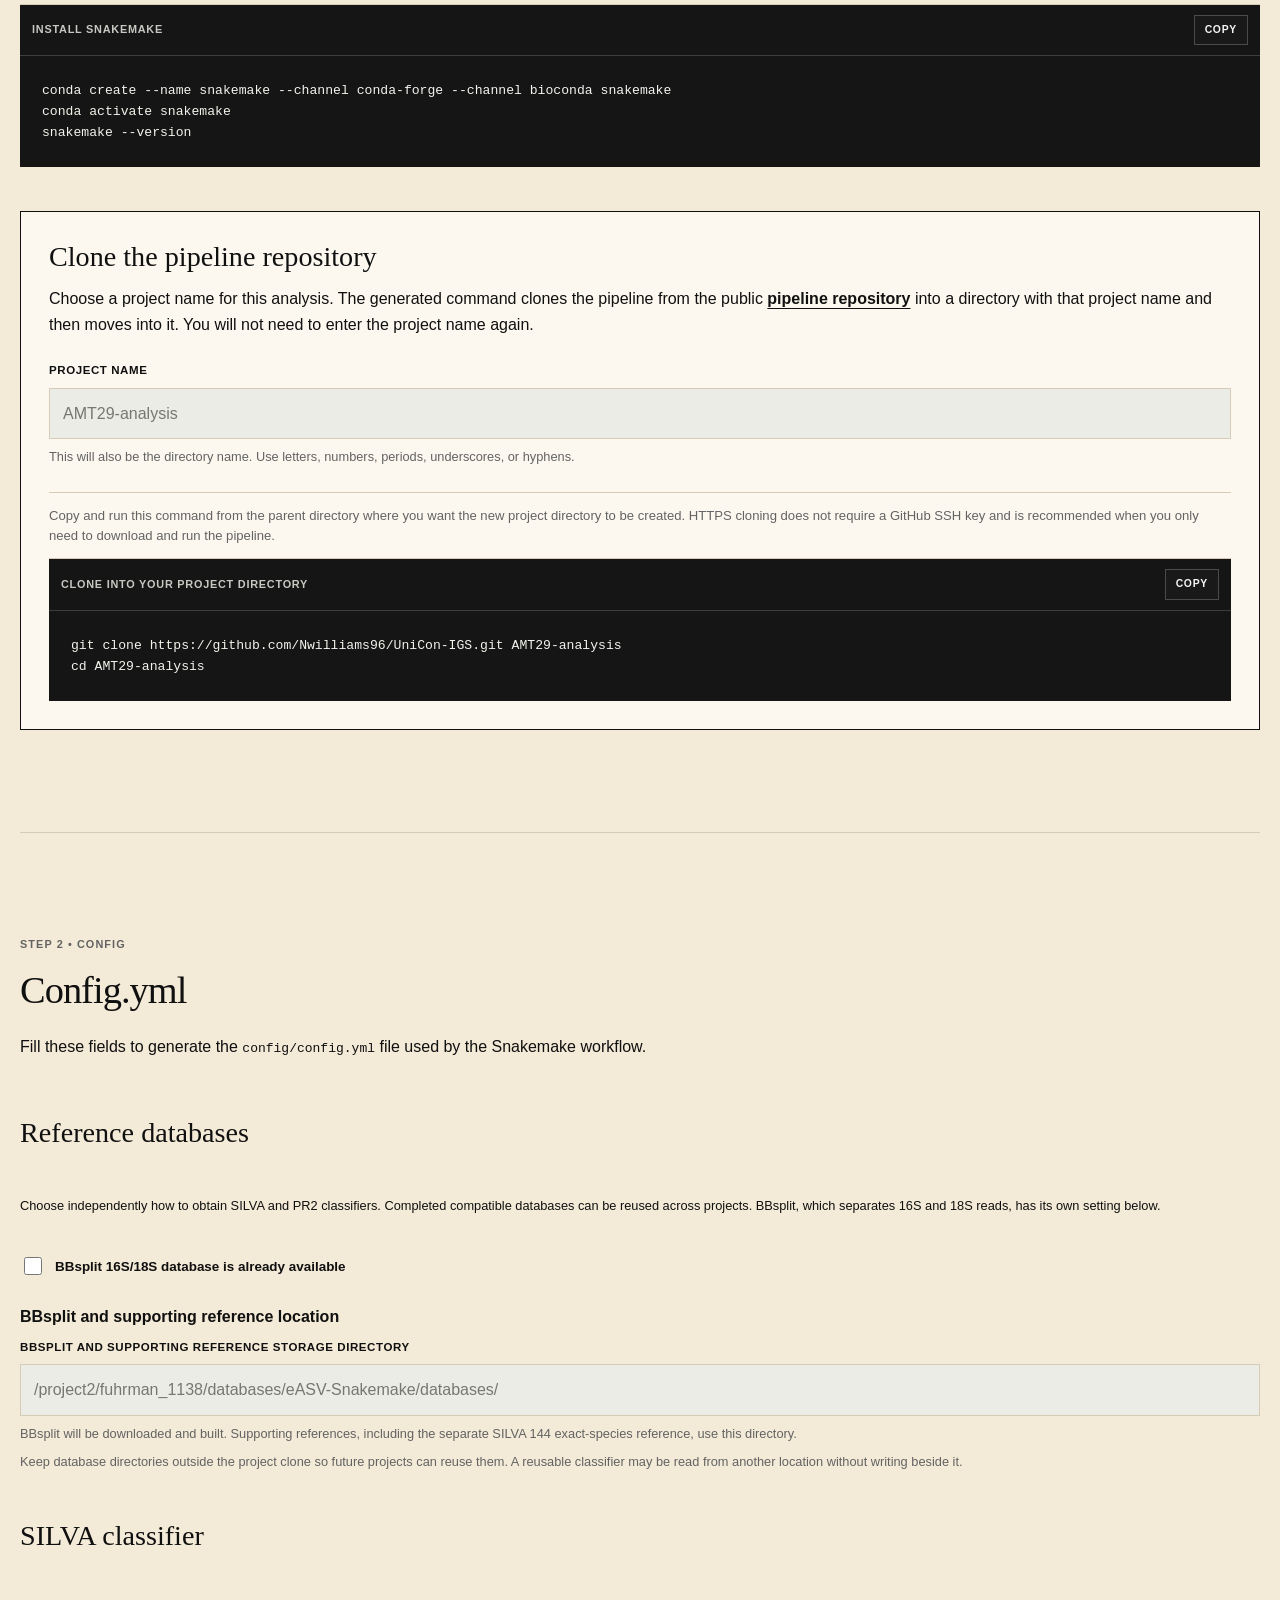
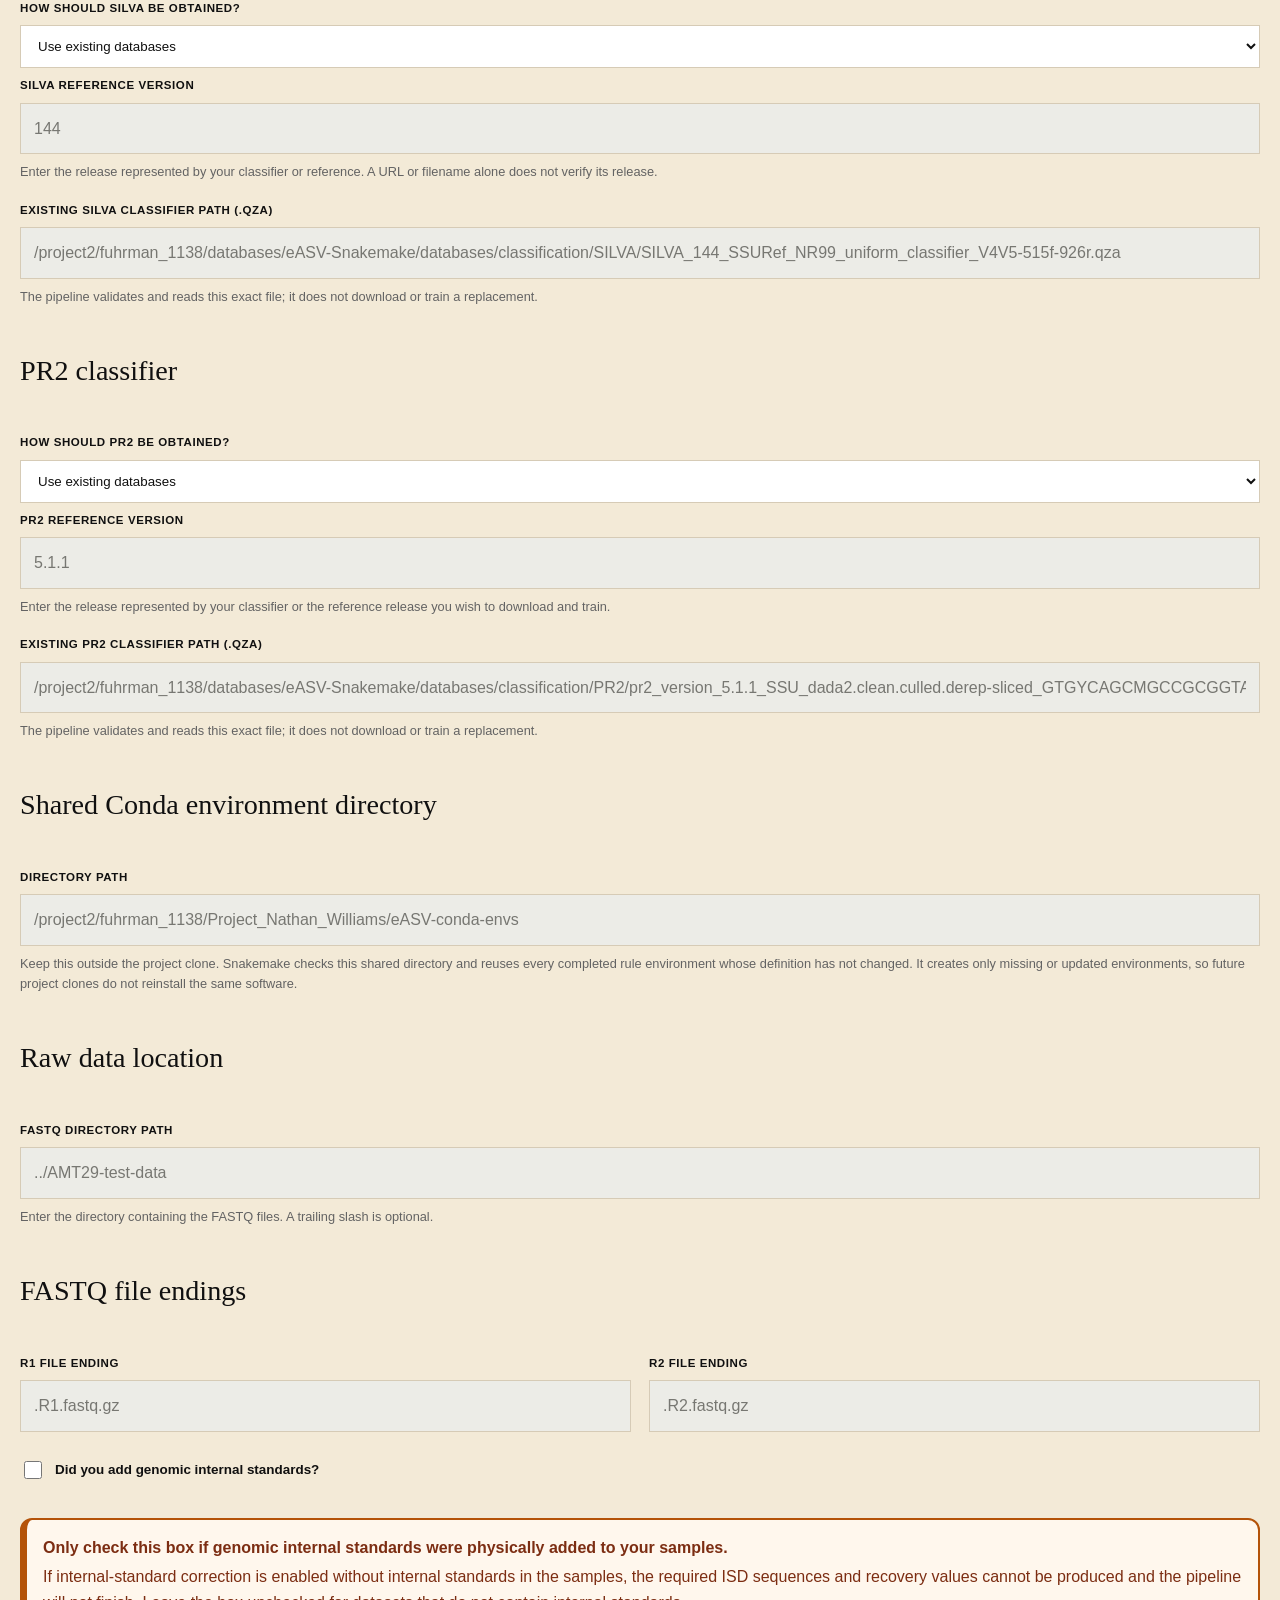
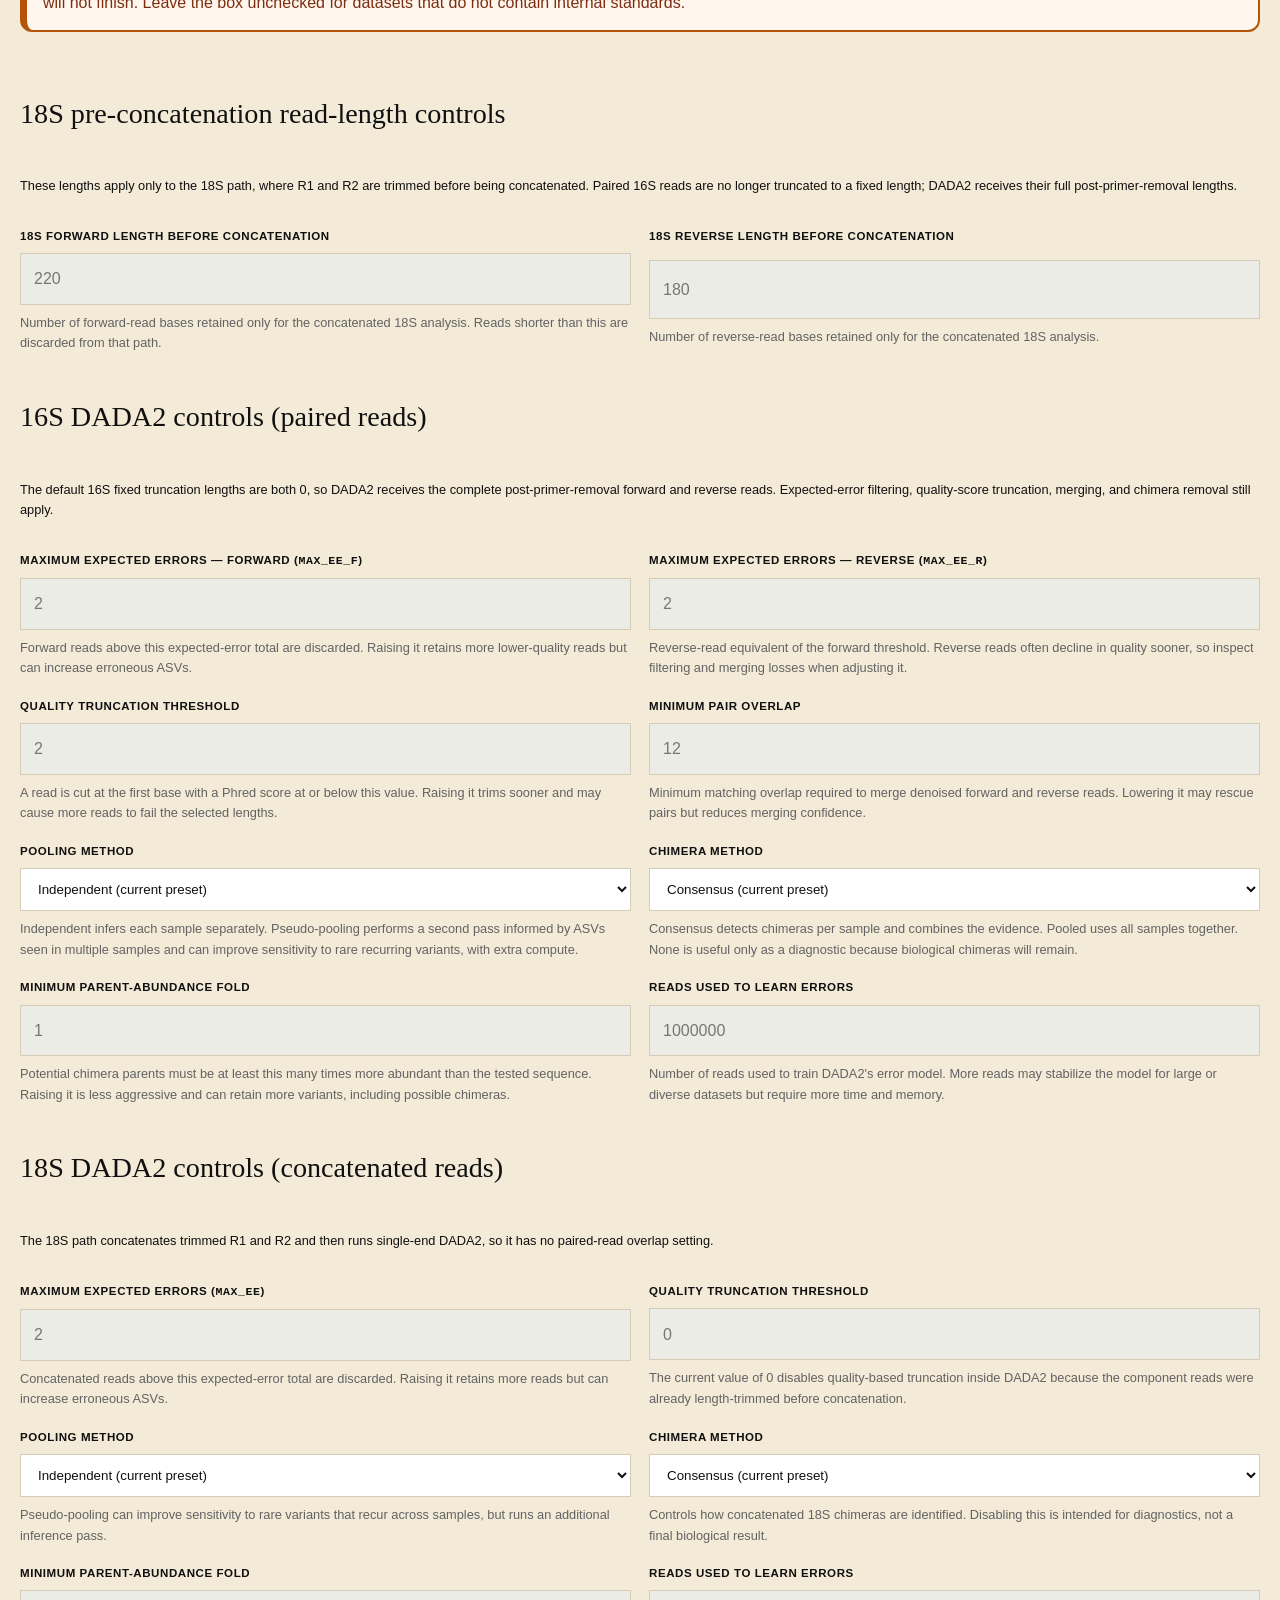
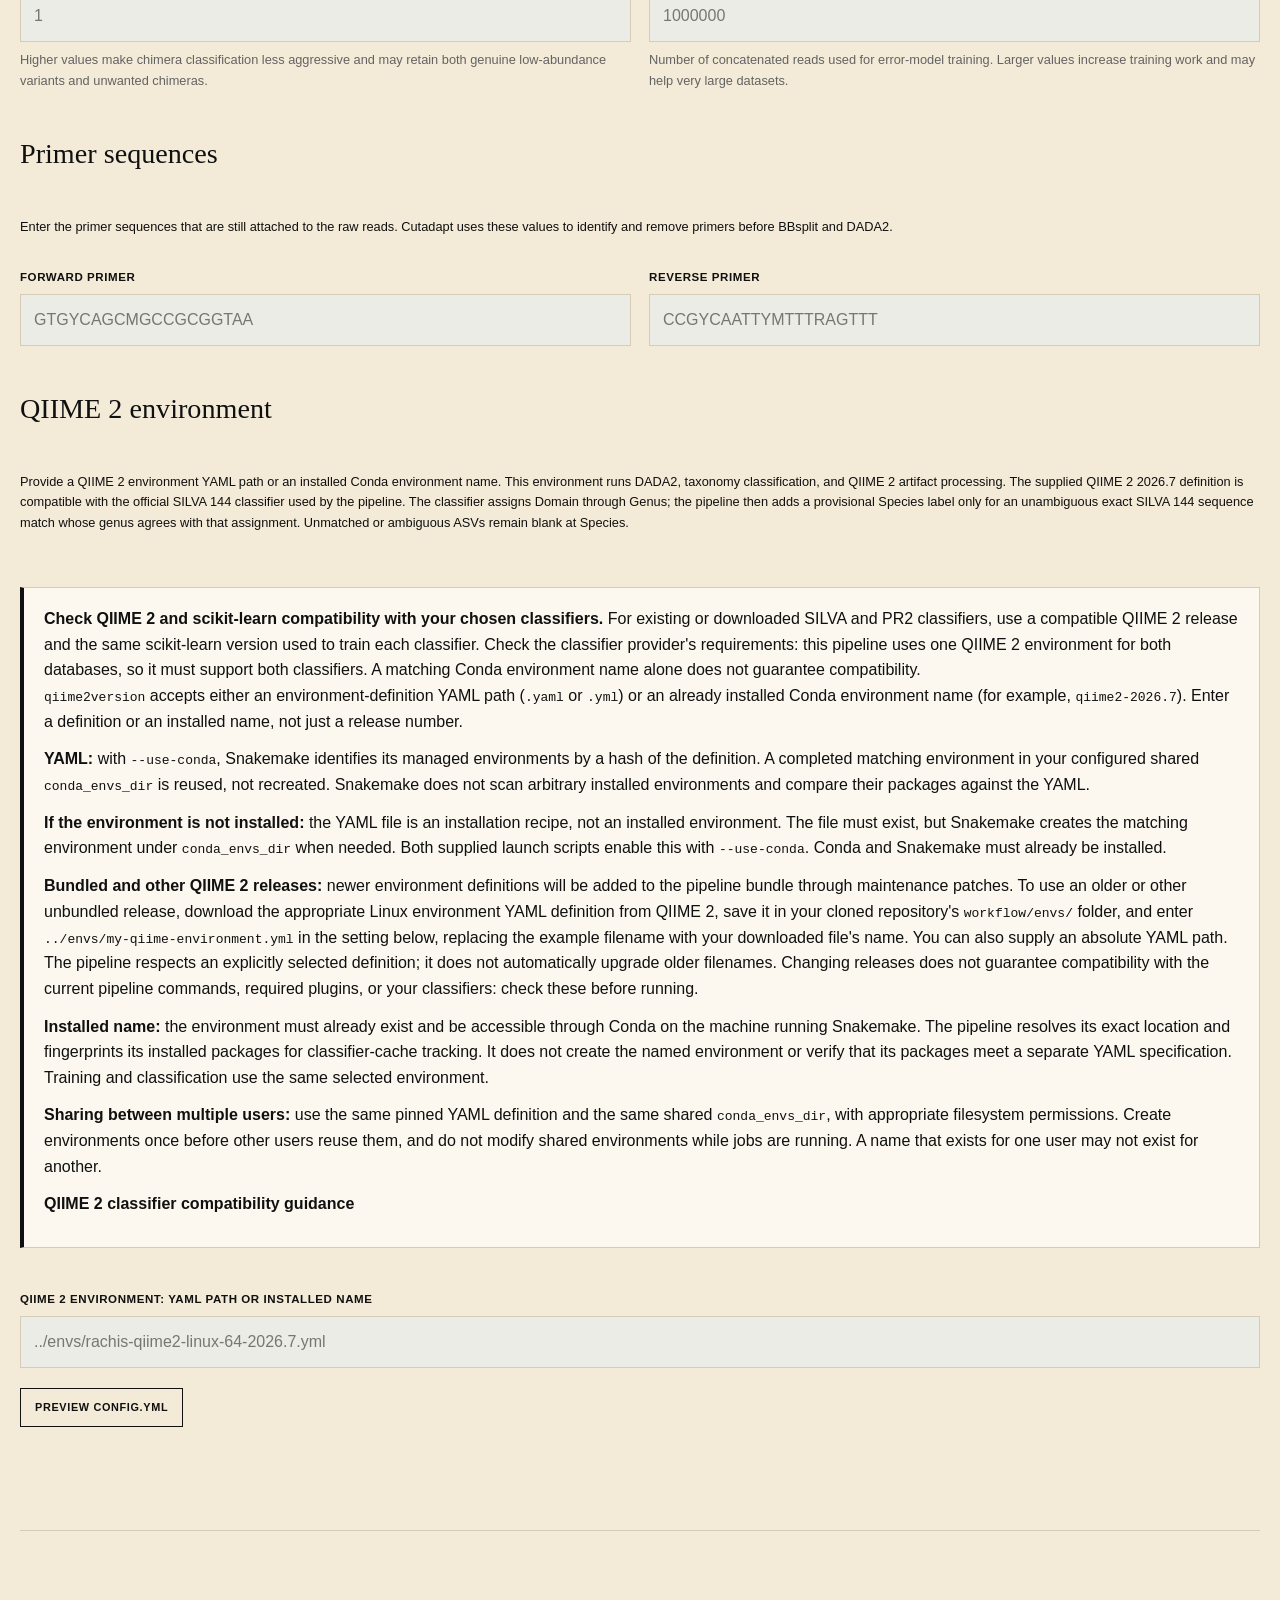
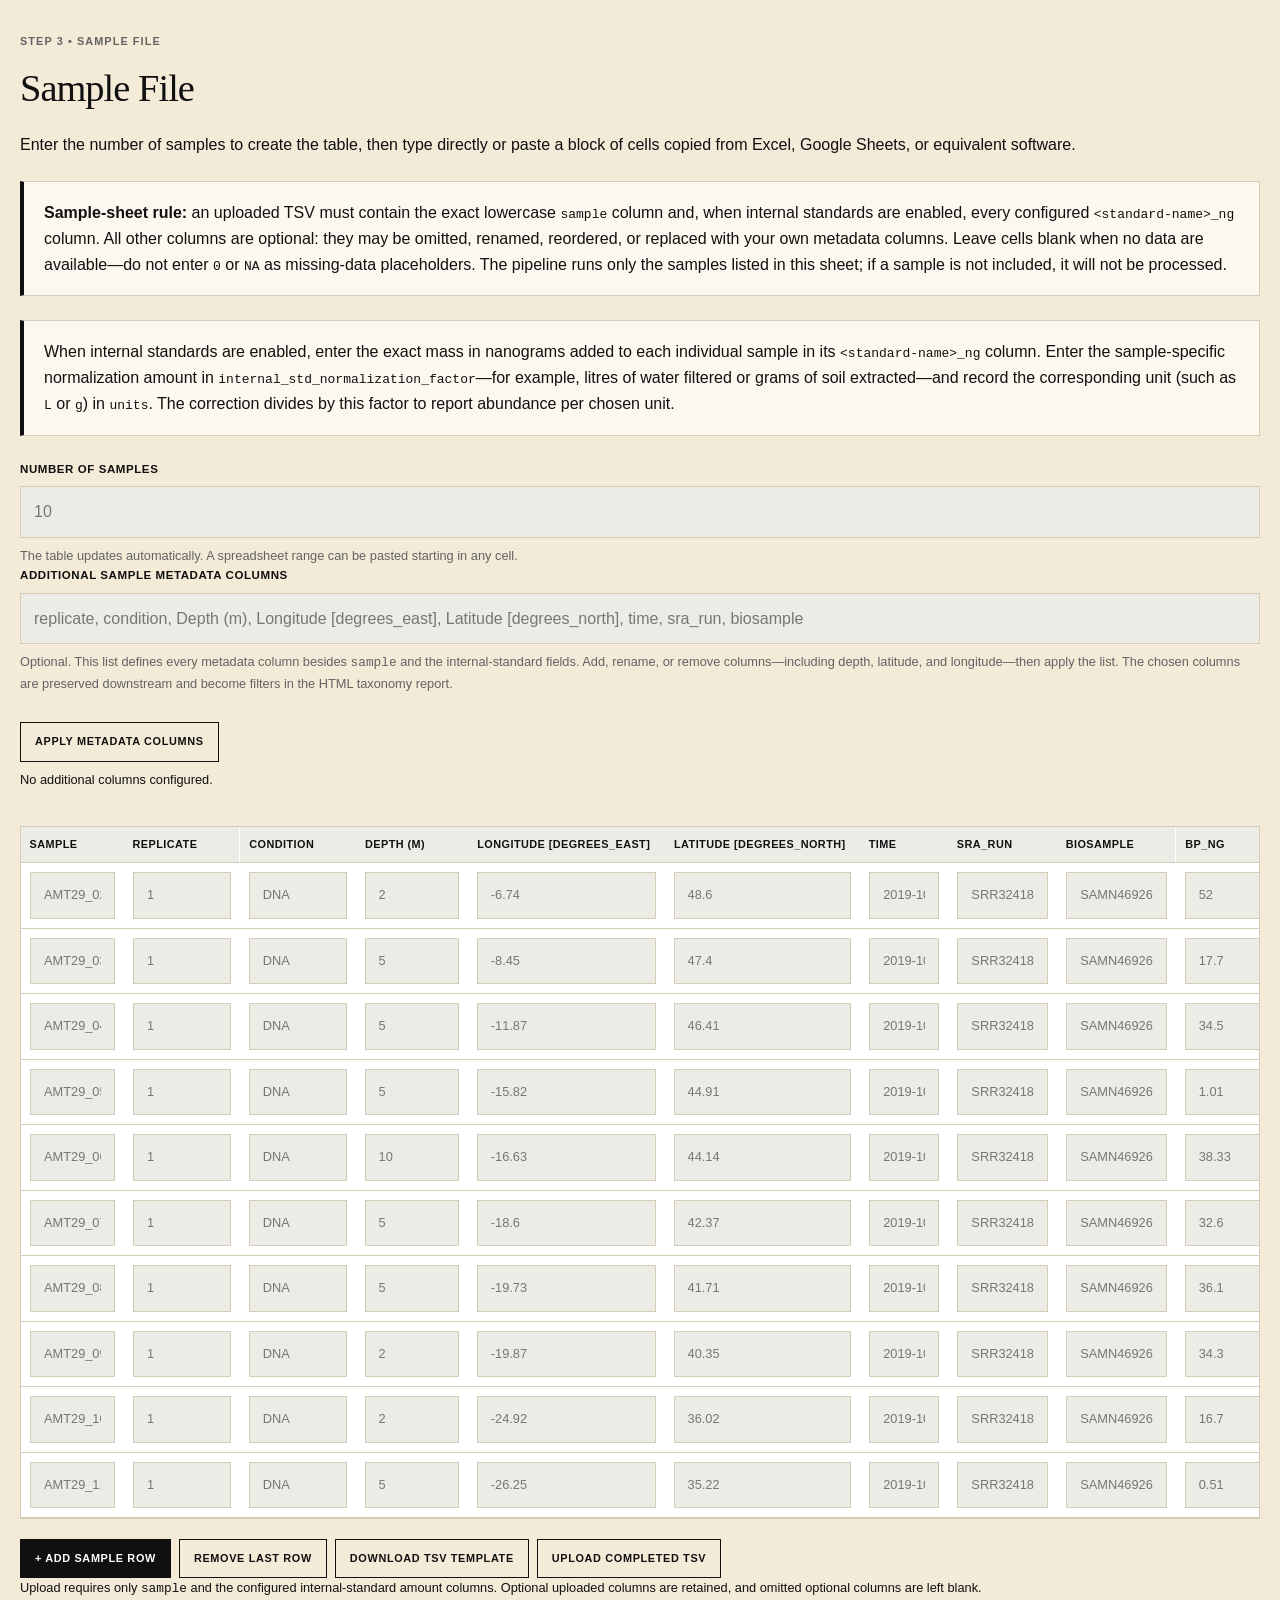
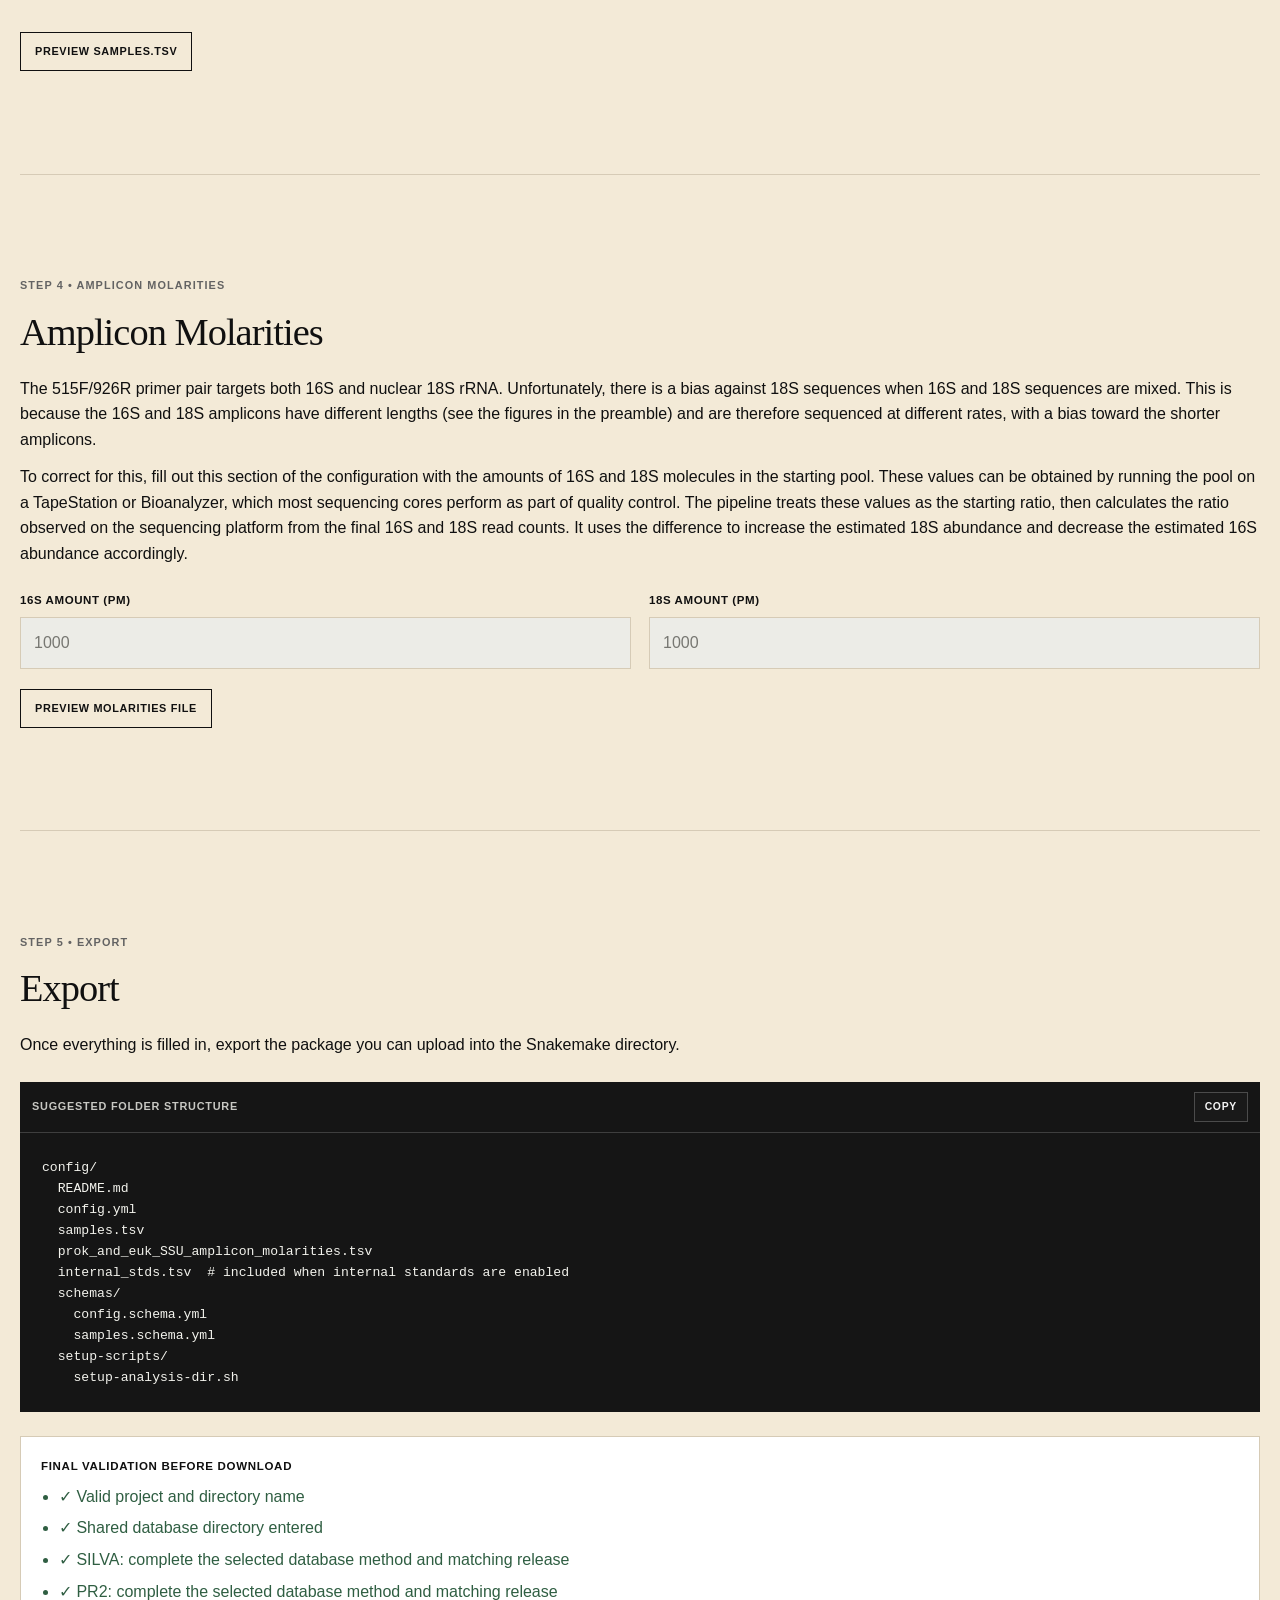
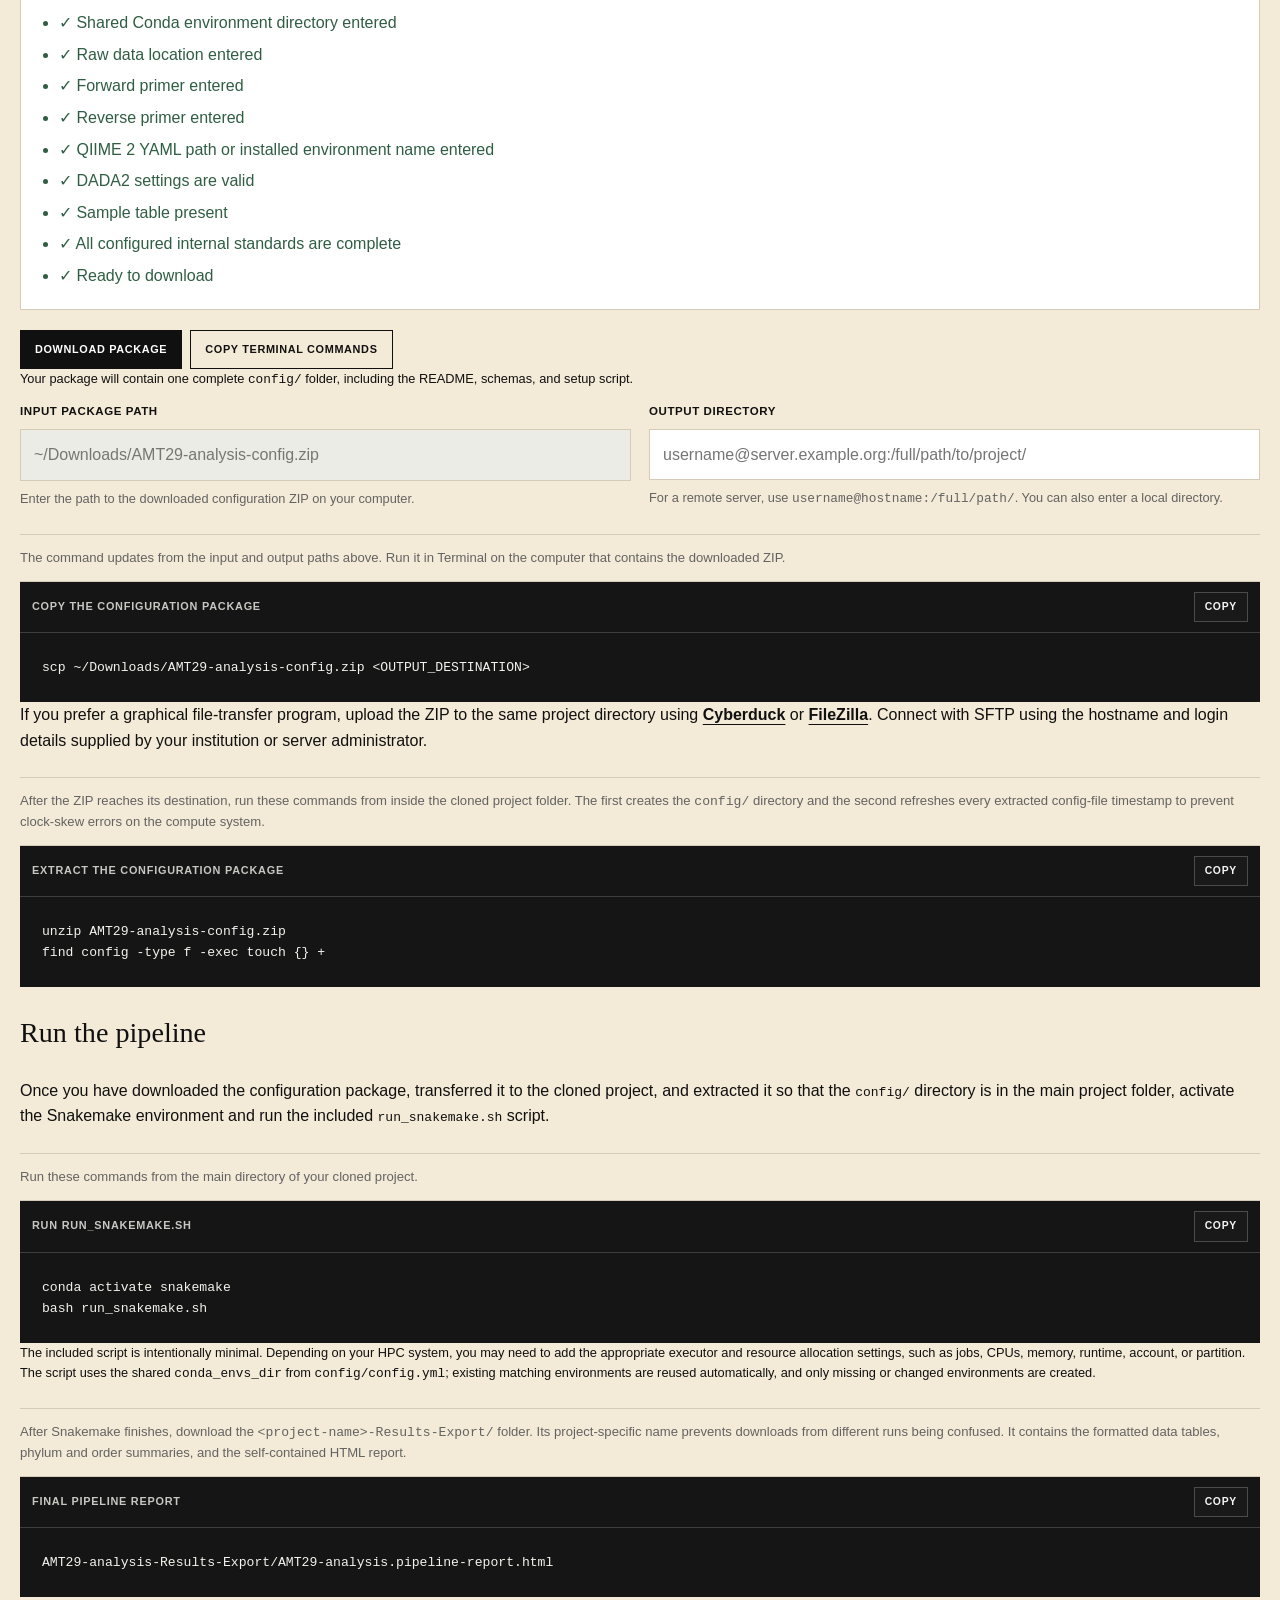
<file: UniCon-IGS/index.html>
<!DOCTYPE html>
<html lang="en">
<head>
  <meta charset="UTF-8" />
  <meta name="viewport" content="width=device-width, initial-scale=1.0" />
  <title>UniCon-IGS — Universal Amplicon Pipeline Configuration</title>
  <link rel="canonical" href="https://www.nathanlrwilliams.com/UniCon-IGS/" />
  <script src="js/canonical-route.js"></script>
  <link rel="stylesheet" href="css/style.css?v=full-width-note-20260804" />
  <script defer src="js/jszip.min.js"></script>
  <script defer src="js/amt29-test-data.js?v=20261105"></script>
  <script defer src="js/script.js?v=amt29-test-20261105"></script>
</head>
<body>
  <div class="progress-wrap" aria-hidden="true"><div class="progress" id="progress"></div></div>

  <header class="site-header">
    <div class="site-header__inner">
      <div class="site-title-wrap">
        <h1>UniCon-IGS — Universal Amplicon Pipeline Configuration</h1>
        <p class="site-subtitle">Created by Jesse McNichol and Nathan LR Williams.</p>
      </div>

      <nav class="section-nav" aria-label="Page sections">
        <a href="#overview">Overview</a>
        <a href="#getting-started">Getting Started</a>
        <a href="#config">Config</a>
        <a href="#samples">Sample File</a>
        <a href="#amplicon">Amplicon Concentrations</a>
        <a id="standardsNavLink" href="#standards">Internal Standards</a>
        <a href="#export">Export</a>
      </nav>
    </div>
  </header>

  <main class="page">
    <section class="card intro" id="overview">
      <div class="welcome-layout">
        <div class="welcome-copy">
          <h2>Welcome to UniCon-IGS</h2>
          <p>
            Welcome to UniCon-IGS: A Reproducible Snakemake Workflow for
            <strong>Uni</strong>versal (3-domain) Ampli<strong>con</strong> Analysis with
            <strong>I</strong>nternal <strong>G</strong>enomic <strong>S</strong>tandards. This workflow helps you go from
            demultiplexed amplicon FASTQ files to a ready-to-run Snakemake configuration package.
          </p>
          <p>
            The pipeline was designed around the 515F/926R universal primer pair, but it can be used with other amplicon
            primers provided the primer section is filled out correctly. It supports 16S and 18S reads, internal standards,
            and the metadata needed to generate the final files.
          </p>
          <p>
            Use the sections below in order, then download the generated setup package when you are finished.
            The latest tested workflow is available in the
            <a class="requirement-link" href="https://github.com/Nwilliams96/UniCon-IGS" target="_blank" rel="noopener">pipeline repository on GitHub</a>.
          </p>
        </div>
        <div class="welcome-artwork">
          <img class="welcome-logo" src="images/unicon-combined-transparent.png" alt="UniCon unicorn and graffiti-style wordmark" width="1504" height="1046" />
        </div>
      </div>

      <div class="preamble">
        <h3>Why use a universal SSU rRNA primer set?</h3>
        <p>
          Metabarcoding using SSU rRNA as a marker gene is a powerful technique for profiling biological communities.
          Metabarcoding studies can be separated roughly into three groups:
        </p>
        <ol>
          <li>Studies of the “microbiome”—Bacteria and Archaea.</li>
          <li>Studies of microbial Eukarya, including phytoplankton and heterotrophic protists.</li>
          <li>Studies of macroscopic Eukarya, such as animals and plants.</li>
        </ol>
        <p>
          The first group tends to use 16S SSU rRNA as a marker gene, while the second and third groups use 18S.
          PCR primer design has followed this division, with many primer sets targeting one group while
          discriminating against another.
        </p>
        <p>
          However, 16S and 18S are, in evolutionary terms, the same molecule. SSU rRNA primers can therefore target
          both 16S and 18S in a single PCR assay. This is not two primer sets: one forward and one reverse primer
          amplify 16S from Archaea, Bacteria, chloroplasts, and mitochondria alongside eukaryotic nuclear 18S in the
          same tube.
        </p>
        <p>
          That this is possible is remarkable. It shows that regions of the SSU rRNA molecule have remained
          sufficiently conserved across approximately 3.5 billion years of evolutionary history to amplify
          organisms as different as bacteria, chloroplasts, protists, and jellyfish.
        </p>

        <h3>Two example sequence pools</h3>
        <p>
          The first dataset comes from DNA extracted from 1 L of whole Pacific Ocean seawater filtered on a
          0.2 µm Sterivex filter. It contains material ranging from prokaryotes and microbial eukaryotes to fragments,
          larvae, or propagules from animals.
        </p>
        <figure class="preamble-figure">
          <img
            src="images/220902_122853_LJ-GRADIENTS-samples-trace.png"
            alt="LJ-Gradients sequence pool trace with a large 16S peak at 539 base pairs and a smaller 18S peak at 707 base pairs"
            loading="lazy"
          />
          <figcaption>
            A large peak at 539 bp represents 16S from Bacteria, Archaea, plastids, and mitochondria. The smaller
            peak at 707 bp represents 18S from protists, metazoa, picoeukaryotes, and other eukaryotes.
          </figcaption>
        </figure>
        <p>
          The second dataset comes from the same region of the Pacific Ocean, but larger organisms were concentrated
          with a net tow. Most of the DNA therefore comes from animals, protists, and other microeukaryotes.
        </p>
        <figure class="preamble-figure">
          <img
            src="images/220902_122853_NM-GRADIENTS-samples-trace.png"
            alt="NM-Gradients sequence pool trace with a small 16S peak at 546 base pairs and a large 18S peak at 736 base pairs"
            loading="lazy"
          />
          <figcaption>
            The pattern is reversed: the 16S peak at 546 bp is small, while the 18S peak at 736 bp is large. Both
            datasets were amplified with the same primer set and procedure.
          </figcaption>
        </figure>

        <h3>Why this pipeline is needed</h3>
        <p>
          One reason this approach has not been used more commonly is the mismatch between sequencing read lengths
          and amplicon lengths. The primers this pipeline was designed for bind at SSU rRNA coordinates 515 and 926
          using <em>E. coli</em> as a reference. The resulting bacterial amplicon is approximately 411 bp, although
          its exact length varies among organisms. Archaeal amplicons are approximately the same length.
        </p>
        <aside class="note">
          Other universal primer combinations can also work. Another universal binding location is 1392, allowing
          primer combinations such as 926F/1392R or 515F/1392R.
        </aside>
        <p>
          In Eukarya, the corresponding primer coordinates are 562 and 1150 in <em>S. cerevisiae</em>, producing an
          amplicon of approximately 588 bp. Although 18S length varies across evolutionary and ecological groups,
          eukaryotic amplicons are about 177 bp longer than prokaryotic amplicons on average.
        </p>
        <p>
          Modern Illumina sequencing has a maximum paired-end read length of 300 bp, and low-quality bases—especially
          in the reverse read—must often be trimmed. The remaining forward and reverse reads usually overlap for 16S,
          but not for 18S. Most conventional amplicon pipelines require that overlap and consequently discard 18S
          reads from 515Y/926R data.
        </p>
        <p>
          Based on an initial prototype by <a href="https://astrobiomike.github.io/" target="_blank" rel="noopener">Mike Lee</a>,
          Jesse McNichol refined a method for separating 16S and 18S reads in silico, and the pipeline grew from
          there. Yi-Chun Yeh, Melody Aleman, and Colette Fletcher-Hoppe have since made important contributions,
          many inspired by Jed Fuhrman’s ideas.
        </p>
        <h3 id="test-dataset">Test Dataset</h3>
        <p>
          Try UniCon-IGS with ten surface-seawater DNA samples from the 2019 Atlantic Meridional Transect
          (AMT29): <code>AMT29_02</code> through <code>AMT29_11</code>. These paired-end 515Y/926R reads
          include bacterial, archaeal and eukaryotic SSU amplicons and were prepared with BP, DR and TT
          genomic internal standards. The public archive is
          <a class="requirement-link" href="https://www.ebi.ac.uk/ena/browser/view/PRJNA1226253" target="_blank" rel="noopener">BioProject PRJNA1226253</a>;
          the dataset is described by
          <a class="requirement-link" href="https://doi.org/10.1093/ismeco/ycaf131" target="_blank" rel="noopener">Bei et al. (2025)</a>.
        </p>
        <p>
          The download is approximately <strong>537 MB</strong>: 20 compressed FASTQs, one R1 and one R2
          for each sample. Run these commands in Terminal on your computer or HPC, from the parent directory
          where you will clone your project. The downloader checks every file against the archive checksum,
          resumes partial downloads, reuses verified files, and refuses to overwrite conflicting files.
        </p>
        <div class="code-panel">
          <div class="code-panel__bar">
            <span>Download the ten AMT29 samples</span>
            <button class="copy-btn" data-copy="#testDownloadCode">Copy</button>
          </div>
          <pre id="testDownloadCode">curl --fail --location --retry 5 \
  https://www.nathanlrwilliams.com/UniCon-IGS/downloads/download-AMT29-test.sh \
  --output download-AMT29-test.sh
bash download-AMT29-test.sh "$PWD/AMT29-test-data"</pre>
        </div>
        <p>
          These ten samples are already loaded in the <a class="requirement-link" href="#samples">Sample File table</a>,
          with their dates, coordinates, depths, SRA accessions, individual spike-in masses and 1 L normalization.
          You can also <a class="requirement-link" href="data/AMT29-test-samples.tsv" download>download their samples.tsv</a>.
          With the project clone beside the downloaded data folder, use <code>../AMT29-test-data</code> as
          the raw-data location and keep the <code>.R1.fastq.gz</code> / <code>.R2.fastq.gz</code> endings.
          Replace the sample rows and paths when using your own dataset.
        </p>
        <aside class="note">
          For this dataset, enable internal-standard correction if you want to test that module, and keep the
          BP/DR/TT definitions and recorded per-sample amounts. Leave the option off for your own samples if no
          genomic standards were added. The amplicon-molarity fields below contain illustrative values, not
          measured AMT29 pool concentrations; supply the appropriate measurements before interpreting
          16S/18S-corrected abundances quantitatively.
        </aside>
      </div>
    </section>

    <section class="card" id="getting-started">
      <div class="section-kicker">Step 1 • Getting started</div>
      <h2>Repository and software setup</h2>
      <p>
        Install the required software, then enter your project name in the repository section below. This one name is
        used for the cloned directory, configuration, result filenames, and final Results-Export folder. Use a
        different name for each analysis so its configuration, logs, and results stay together.
      </p>

      <h3>Install the requirements</h3>
      <p>
        Install <a class="requirement-link" href="https://git-scm.com/downloads" target="_blank" rel="noopener">Git</a> and
        <a class="requirement-link" href="https://docs.conda.io/projects/conda/en/stable/user-guide/install/" target="_blank" rel="noopener">Conda</a>
        before continuing. The
        <a class="requirement-link" href="https://snakemake.readthedocs.io/en/latest/getting_started/installation.html" target="_blank" rel="noopener">official Snakemake installation guide</a>
        recommends a Conda-based installation. Administrator access is not normally required when Conda is installed in your user directory.
      </p>

      <p>Install Conda first, then run these commands in your terminal.</p>

      <div class="code-panel">
        <div class="code-panel__hint">After Conda is available, create the small controller environment used to launch the workflow. The pipeline-specific environments are created automatically during the first run.</div>
        <div class="code-panel__bar">
          <span>Install Snakemake</span>
          <button class="copy-btn" data-copy="#install-code">Copy</button>
        </div>
        <pre id="install-code">conda create --name snakemake --channel conda-forge --channel bioconda snakemake
conda activate snakemake
snakemake --version</pre>
      </div>

      <div class="repository-setup">
        <h3>Clone the pipeline repository</h3>
        <p>
          Choose a project name for this analysis. The generated command clones the pipeline from the public
          <a class="requirement-link" href="https://github.com/Nwilliams96/UniCon-IGS" target="_blank" rel="noopener">pipeline repository</a>
          into a directory with that project name and then moves into it. You will not need to enter the project name again.
        </p>
        <div class="field-group">
          <label for="projectName">Project name</label>
          <input id="projectName" type="text" value="AMT29-analysis" pattern="[A-Za-z0-9._-]+" />
          <div class="hint">This will also be the directory name. Use letters, numbers, periods, underscores, or hyphens.</div>
        </div>

        <div class="code-panel">
          <div class="code-panel__hint">Copy and run this command from the parent directory where you want the new project directory to be created. HTTPS cloning does not require a GitHub SSH key and is recommended when you only need to download and run the pipeline.</div>
          <div class="code-panel__bar">
            <span>Clone into your project directory</span>
            <button class="copy-btn" data-copy="#clone-code">Copy</button>
          </div>
          <pre id="clone-code">git clone https://github.com/Nwilliams96/UniCon-IGS.git AMT29-analysis
cd AMT29-analysis</pre>
        </div>
      </div>

    </section>

    <section class="card" id="config">
      <div class="section-kicker">Step 2 • Config</div>
      <h2>Config.yml</h2>
      <p>Fill these fields to generate the <code>config/config.yml</code> file used by the Snakemake workflow.</p>

      <div class="panel-grid">
        <div class="stack">
          <h3>Reference databases</h3>
          <p class="small-muted">Choose independently how to obtain SILVA and PR2 classifiers. Completed compatible databases can be reused across projects. BBsplit, which separates 16S and 18S reads, has its own setting below.</p>
        </div>
        <div class="toggle-row">
          <input id="haveBbsplitDatabase" type="checkbox" />
          <label for="haveBbsplitDatabase">BBsplit 16S/18S database is already available</label>
        </div>
        <div id="dbBlock" class="field-group">
          <strong id="databaseModeTitle">BBsplit and supporting reference location</strong>
          <label for="database_dir">BBsplit and supporting reference storage directory</label>
          <input id="database_dir" type="text" value="/project2/fuhrman_1138/databases/eASV-Snakemake/databases/" />
          <div id="databaseModeDescription" class="hint">BBsplit will be downloaded and built under this shared path. Supporting references, including the separate SILVA 144 exact-species reference, are also stored here.</div>
          <div class="hint">Keep database directories outside the project clone so future projects can reuse them. A reusable classifier may be read from another location without writing beside it.</div>
        </div>

        <div class="stack" aria-labelledby="silvaDatabaseHeading">
          <h3 id="silvaDatabaseHeading">SILVA classifier</h3>
          <div class="field-group">
            <label for="silvaDatabaseMode">How should SILVA be obtained?</label>
            <select id="silvaDatabaseMode">
              <option value="existing" selected>Use existing databases</option>
              <option value="download">Download pre-trained database</option>
              <option value="train">Train database with RESCRIPt</option>
            </select>
            <label for="silvaVersion">SILVA reference version</label>
            <input id="silvaVersion" type="text" value="144" />
            <div class="hint">Enter the release represented by your classifier or reference. A URL or filename alone does not verify its release.</div>
          </div>
          <div id="silvaExistingFields" class="field-group">
            <label for="silvaClassifier">Existing SILVA classifier path (.qza)</label>
            <input id="silvaClassifier" type="text" value="/project2/fuhrman_1138/databases/eASV-Snakemake/databases/classification/SILVA/SILVA_144_SSURef_NR99_uniform_classifier_V4V5-515f-926r.qza" />
            <div class="hint">The pipeline validates and reads this exact file; it does not download or train a replacement.</div>
          </div>
          <div id="silvaDownloadFields" class="field-group hidden">
            <label for="silvaDownloadLink">Pre-trained SILVA classifier URL</label>
            <input id="silvaDownloadLink" type="url" value="https://www.arb-silva.de/fileadmin/silva_databases/release_144/QIIME2/2026.7/SSU/V4V5-515f-926r/uniform/SILVA_144_SSURef_NR99_uniform_classifier_V4V5-515f-926r.qza" />
            <div class="hint">Use a TaxonomicClassifier .qza compatible with your QIIME 2 environment and intended analysis. The official SILVA 144 preset follows the primer selection; a custom URL is kept exactly as entered.</div>
          </div>
          <div id="silvaTrainingFields" class="field-group hidden">
            <div class="hint">RESCRIPt downloads the selected reference release, then the separate preparation rules train a classifier. Primer-region training is the default; advanced users can set <code>silva_reference_mode: "full_length"</code> in config.yml.</div>
            <div id="silvaTrainingWarning" class="notice">The supplied RESCRIPt environment cannot yet download SILVA 144 for training. Use the pre-trained 144 download, select a supported older release, or supply an environment that supports your chosen release. You can still generate this configuration.</div>
          </div>
          <div id="silvaDestinationFields" class="field-group hidden">
            <label id="silvaDatabaseDirLabel" for="silvaDatabaseDir">SILVA download destination directory</label>
            <input id="silvaDatabaseDir" type="text" value="/project2/fuhrman_1138/databases/eASV-Snakemake/databases/classification/SILVA" />
            <div class="hint">Store the completed classifier outside this project clone so future projects can reuse it.</div>
          </div>
        </div>

        <div class="stack" aria-labelledby="pr2DatabaseHeading">
          <h3 id="pr2DatabaseHeading">PR2 classifier</h3>
          <div class="field-group">
            <label for="pr2DatabaseMode">How should PR2 be obtained?</label>
            <select id="pr2DatabaseMode">
              <option value="existing" selected>Use existing databases</option>
              <option value="download">Download pre-trained database</option>
              <option value="train">Train database with RESCRIPt</option>
            </select>
            <label for="pr2Version">PR2 reference version</label>
            <input id="pr2Version" type="text" value="5.1.1" />
            <div class="hint">Enter the release represented by your classifier or the reference release you wish to download and train.</div>
          </div>
          <div id="pr2ExistingFields" class="field-group">
            <label for="pr2Classifier">Existing PR2 classifier path (.qza)</label>
            <input id="pr2Classifier" type="text" value="/project2/fuhrman_1138/databases/eASV-Snakemake/databases/classification/PR2/pr2_version_5.1.1_SSU_dada2.clean.culled.derep-sliced_GTGYCAGCMGCCGCGGTAA_CCGYCAATTYMTTTRAGTTT_dereplicated_final_classifier_qiime2-2026.7.qza" />
            <div class="hint">The pipeline validates and reads this exact file; it does not download or train a replacement.</div>
          </div>
          <div id="pr2DownloadFields" class="field-group hidden">
            <label for="pr2DownloadLink">Pre-trained PR2 classifier URL</label>
            <input id="pr2DownloadLink" type="url" placeholder="https://example.org/PR2.classifier.qza" />
            <div class="hint">Use a TaxonomicClassifier .qza compatible with your QIIME 2 environment and intended analysis. The declared release is recorded in the report.</div>
          </div>
          <div id="pr2TrainingFields" class="field-group hidden">
            <div class="hint">RESCRIPt downloads the selected reference release, then the separate preparation rules train a classifier. Primer-region training is the default; advanced users can set <code>pr2_reference_mode: "full_length"</code> in config.yml.</div>
          </div>
          <div id="pr2DestinationFields" class="field-group hidden">
            <label id="pr2DatabaseDirLabel" for="pr2DatabaseDir">PR2 trained classifier destination directory</label>
            <input id="pr2DatabaseDir" type="text" value="/project2/fuhrman_1138/databases/eASV-Snakemake/databases/classification/PR2" />
            <div class="hint">Store the completed classifier outside this project clone so future projects can reuse it.</div>
          </div>
        </div>

        <div class="stack">
          <h3>Shared Conda environment directory</h3>
        </div>
        <div class="field-group">
          <label for="conda_envs_dir">Directory path</label>
          <input id="conda_envs_dir" type="text" value="/project2/fuhrman_1138/Project_Nathan_Williams/eASV-conda-envs" />
          <div class="hint">Keep this outside the project clone. Snakemake checks this shared directory and reuses every completed rule environment whose definition has not changed. It creates only missing or updated environments, so future project clones do not reinstall the same software.</div>
        </div>

        <div class="stack">
          <h3>Raw data location</h3>
        </div>
        <div class="field-group">
          <label for="rawdatadir">FASTQ directory path</label>
          <input id="rawdatadir" type="text" value="../AMT29-test-data" />
          <div class="hint">Enter the directory containing the FASTQ files. A trailing slash is optional.</div>
        </div>

        <div class="stack">
          <h3>FASTQ file endings</h3>
        </div>
        <div class="two-col">
          <div class="field-group">
            <label for="R1file_ending">R1 file ending</label>
            <input id="R1file_ending" type="text" value=".R1.fastq.gz" />
          </div>
          <div class="field-group">
            <label for="R2file_ending">R2 file ending</label>
            <input id="R2file_ending" type="text" value=".R2.fastq.gz" />
          </div>
        </div>

        <div class="toggle-row">
          <input id="intstdToggle" type="checkbox" />
          <label for="intstdToggle">Did you add genomic internal standards?</label>
        </div>

        <aside class="critical-warning" role="alert">
          <strong>Only check this box if genomic internal standards were physically added to your samples.</strong>
          If internal-standard correction is enabled without internal standards in the samples, the required ISD
          sequences and recovery values cannot be produced and the pipeline will not finish. Leave the box unchecked
          for datasets that do not contain internal standards.
        </aside>

        <div id="intstdBlock" class="stack">
          <aside class="note">BP, DR, and TT are preloaded as a convenient starting preset using our commonly used copy numbers, genome lengths, and full SSU rRNA gene sequences. Every value remains editable, and 16S or 18S whole-genome standards can be renamed, removed, or added.</aside>
          <div class="hint">Add one row for every internal standard used. These exact names become the <code>&lt;name&gt;_ng</code> sample columns and are printed in the recovery-plot legend and correction-method labels.</div>
          <div id="intstdNamesWrap" class="standard-names-wrap"></div>
          <div class="actions compact-actions">
            <button class="primary" type="button" data-add-standard>+ Add internal standard</button>
          </div>
          <div class="hint">Use letters, numbers, periods, underscores, or hyphens. Select <strong>Remove</strong> beside any unused preset so the list matches the standards you actually added. At least one standard is retained while correction is enabled. The same ordered list is used in the sample columns, internal-standard table, correction plots, and report.</div>

          <div id="standards" class="stack">
            <h3>Internal standard information</h3>
            <p>Enter the SSU rRNA copy number, whole-genome length, and complete 16S or 18S SSU rRNA gene sequence for every named standard. The pipeline automatically creates the concatenated reference needed to recognize an 18S standard after R1 and R2 processing.</p>
            <p class="small-muted">BP, DR, and TT are prefilled from the common preset. If you rename one, its preset definition is cleared so it cannot be mistaken for the newly named standard.</p>
            <aside class="note">
              <code>internal_stds.tsv</code> stores the definition that does not change between samples: the name,
              SSU rRNA copy number, whole-genome length, and SSU rRNA gene sequence. <code>samples.tsv</code> stores what did change by
              sample. The amount actually added can differ among samples:
              enter that mass in nanograms in each sample's matching <code>&lt;standard-name&gt;_ng</code> column.
              The normalization factor and unit also belong in the sample file; examples include volume filtered in
              litres or soil extracted in grams. If a standard was not added to a particular sample, leave its cell
              blank; do not type <code>NA</code>, <code>na</code>, or another placeholder.
            </aside>
            <div id="standardsWrap" class="standards-wrap"></div>
            <button
              class="secondary preview-toggle"
              type="button"
              aria-expanded="false"
              aria-controls="standardsPreviewPanel"
              data-preview-target="standardsPreviewPanel"
            >Preview internal_stds.tsv</button>
            <div class="code-panel hidden" id="standardsPreviewPanel">
              <div class="code-panel__bar">
                <span>internal_stds.tsv preview</span>
                <button class="copy-btn" data-copy="#standardsPreview">Copy</button>
              </div>
              <pre id="standardsPreview"></pre>
            </div>
          </div>
        </div>

        <div class="stack">
          <h3>18S pre-concatenation read-length controls</h3>
          <p class="small-muted">These lengths apply only to the 18S path, where R1 and R2 are trimmed before being concatenated. Paired 16S reads are no longer truncated to a fixed length; DADA2 receives their full post-primer-removal lengths.</p>
        </div>

        <div class="two-col">
          <div class="field-group">
            <label for="truncR1">18S forward length before concatenation</label>
            <input id="truncR1" type="number" min="0" step="1" value="220" />
            <div class="hint">Number of forward-read bases retained only for the concatenated 18S analysis. Reads shorter than this are discarded from that path.</div>
          </div>
          <div class="field-group">
            <label for="truncR2">18S reverse length before concatenation</label>
            <input id="truncR2" type="number" min="0" step="1" value="180" />
            <div class="hint">Number of reverse-read bases retained only for the concatenated 18S analysis.</div>
          </div>
        </div>

        <div class="stack">
          <h3>16S DADA2 controls (paired reads)</h3>
          <p class="small-muted">The default 16S fixed truncation lengths are both 0, so DADA2 receives the complete post-primer-removal forward and reverse reads. Expected-error filtering, quality-score truncation, merging, and chimera removal still apply.</p>
        </div>

        <div class="two-col">
          <div class="field-group">
            <label for="prokMaxEeF">Maximum expected errors — forward (<code>max_ee_f</code>)</label>
            <input id="prokMaxEeF" type="number" min="0" step="0.1" value="2" />
            <div class="hint">Forward reads above this expected-error total are discarded. Raising it retains more lower-quality reads but can increase erroneous ASVs.</div>
          </div>
          <div class="field-group">
            <label for="prokMaxEeR">Maximum expected errors — reverse (<code>max_ee_r</code>)</label>
            <input id="prokMaxEeR" type="number" min="0" step="0.1" value="2" />
            <div class="hint">Reverse-read equivalent of the forward threshold. Reverse reads often decline in quality sooner, so inspect filtering and merging losses when adjusting it.</div>
          </div>
        </div>

        <div class="two-col">
          <div class="field-group">
            <label for="prokTruncQ">Quality truncation threshold</label>
            <input id="prokTruncQ" type="number" min="0" step="1" value="2" />
            <div class="hint">A read is cut at the first base with a Phred score at or below this value. Raising it trims sooner and may cause more reads to fail the selected lengths.</div>
          </div>
          <div class="field-group">
            <label for="prokMinOverlap">Minimum pair overlap</label>
            <input id="prokMinOverlap" type="number" min="4" step="1" value="12" />
            <div class="hint">Minimum matching overlap required to merge denoised forward and reverse reads. Lowering it may rescue pairs but reduces merging confidence.</div>
          </div>
        </div>

        <div class="two-col">
          <div class="field-group">
            <label for="prokPooling">Pooling method</label>
            <select id="prokPooling">
              <option value="independent" selected>Independent (current preset)</option>
              <option value="pseudo">Pseudo-pooling</option>
            </select>
            <div class="hint">Independent infers each sample separately. Pseudo-pooling performs a second pass informed by ASVs seen in multiple samples and can improve sensitivity to rare recurring variants, with extra compute.</div>
          </div>
          <div class="field-group">
            <label for="prokChimera">Chimera method</label>
            <select id="prokChimera">
              <option value="consensus" selected>Consensus (current preset)</option>
              <option value="pooled">Pooled</option>
              <option value="none">None</option>
            </select>
            <div class="hint">Consensus detects chimeras per sample and combines the evidence. Pooled uses all samples together. None is useful only as a diagnostic because biological chimeras will remain.</div>
          </div>
        </div>

        <div class="two-col">
          <div class="field-group">
            <label for="prokMinFold">Minimum parent-abundance fold</label>
            <input id="prokMinFold" type="number" min="1" step="0.1" value="1" />
            <div class="hint">Potential chimera parents must be at least this many times more abundant than the tested sequence. Raising it is less aggressive and can retain more variants, including possible chimeras.</div>
          </div>
          <div class="field-group">
            <label for="prokNReadsLearn">Reads used to learn errors</label>
            <input id="prokNReadsLearn" type="number" min="1" step="1" value="1000000" />
            <div class="hint">Number of reads used to train DADA2's error model. More reads may stabilize the model for large or diverse datasets but require more time and memory.</div>
          </div>
        </div>

        <div class="stack">
          <h3>18S DADA2 controls (concatenated reads)</h3>
          <p class="small-muted">The 18S path concatenates trimmed R1 and R2 and then runs single-end DADA2, so it has no paired-read overlap setting.</p>
        </div>

        <div class="two-col">
          <div class="field-group">
            <label for="eukMaxEe">Maximum expected errors (<code>max_ee</code>)</label>
            <input id="eukMaxEe" type="number" min="0" step="0.1" value="2" />
            <div class="hint">Concatenated reads above this expected-error total are discarded. Raising it retains more reads but can increase erroneous ASVs.</div>
          </div>
          <div class="field-group">
            <label for="eukTruncQ">Quality truncation threshold</label>
            <input id="eukTruncQ" type="number" min="0" step="1" value="0" />
            <div class="hint">The current value of 0 disables quality-based truncation inside DADA2 because the component reads were already length-trimmed before concatenation.</div>
          </div>
        </div>

        <div class="two-col">
          <div class="field-group">
            <label for="eukPooling">Pooling method</label>
            <select id="eukPooling">
              <option value="independent" selected>Independent (current preset)</option>
              <option value="pseudo">Pseudo-pooling</option>
            </select>
            <div class="hint">Pseudo-pooling can improve sensitivity to rare variants that recur across samples, but runs an additional inference pass.</div>
          </div>
          <div class="field-group">
            <label for="eukChimera">Chimera method</label>
            <select id="eukChimera">
              <option value="consensus" selected>Consensus (current preset)</option>
              <option value="pooled">Pooled</option>
              <option value="none">None</option>
            </select>
            <div class="hint">Controls how concatenated 18S chimeras are identified. Disabling this is intended for diagnostics, not a final biological result.</div>
          </div>
        </div>

        <div class="two-col">
          <div class="field-group">
            <label for="eukMinFold">Minimum parent-abundance fold</label>
            <input id="eukMinFold" type="number" min="1" step="0.1" value="1" />
            <div class="hint">Higher values make chimera classification less aggressive and may retain both genuine low-abundance variants and unwanted chimeras.</div>
          </div>
          <div class="field-group">
            <label for="eukNReadsLearn">Reads used to learn errors</label>
            <input id="eukNReadsLearn" type="number" min="1" step="1" value="1000000" />
            <div class="hint">Number of concatenated reads used for error-model training. Larger values increase training work and may help very large datasets.</div>
          </div>
        </div>

        <div class="stack">
          <h3>Primer sequences</h3>
          <p class="small-muted">Enter the primer sequences that are still attached to the raw reads. Cutadapt uses these values to identify and remove primers before BBsplit and DADA2.</p>
        </div>

        <div class="two-col">
          <div class="field-group">
            <label for="fwdPrimer">Forward primer</label>
            <input id="fwdPrimer" type="text" value="GTGYCAGCMGCCGCGGTAA" />
          </div>
          <div class="field-group">
            <label for="revPrimer">Reverse primer</label>
            <input id="revPrimer" type="text" value="CCGYCAATTYMTTTRAGTTT" />
          </div>
        </div>

        <div class="stack">
          <h3>QIIME 2 environment</h3>
          <p class="small-muted">Provide a QIIME 2 environment YAML path or an installed Conda environment name. This environment runs DADA2, taxonomy classification, and QIIME 2 artifact processing. The supplied QIIME 2 2026.7 definition is compatible with the official SILVA 144 classifier used by the pipeline. The classifier assigns Domain through Genus; the pipeline then adds a provisional Species label only for an unambiguous exact SILVA 144 sequence match whose genus agrees with that assignment. Unmatched or ambiguous ASVs remain blank at Species.</p>
        </div>

        <aside class="note" id="qiimeCompatibilityNotice">
          <strong>Check QIIME 2 and scikit-learn compatibility with your chosen classifiers.</strong>
          For existing or downloaded SILVA and PR2 classifiers, use a compatible QIIME 2 release and
          the same scikit-learn version used to train each classifier. Check the classifier provider's
          requirements: this pipeline uses one QIIME 2 environment for both databases, so it must
          support both classifiers. A matching Conda environment name alone does not guarantee compatibility.
          <p><code>qiime2version</code> accepts either an environment-definition YAML path
          (<code>.yaml</code> or <code>.yml</code>) or an already installed Conda environment name
          (for example, <code>qiime2-2026.7</code>). Enter a definition or an installed name, not just a release number.</p>
          <p><strong>YAML:</strong> with <code>--use-conda</code>, Snakemake identifies its managed
          environments by a hash of the definition. A completed matching environment in your configured
          shared <code>conda_envs_dir</code> is reused, not recreated. Snakemake does not scan arbitrary
          installed environments and compare their packages against the YAML.</p>
          <p><strong>If the environment is not installed:</strong> the YAML file is an installation
          recipe, not an installed environment. The file must exist, but Snakemake creates the matching
          environment under <code>conda_envs_dir</code> when needed. Both supplied launch scripts enable
          this with <code>--use-conda</code>. Conda and Snakemake must already be installed.</p>
          <p><strong>Bundled and other QIIME 2 releases:</strong> newer environment definitions will be
          added to the pipeline bundle through maintenance patches. To use an older or other unbundled
          release, download the appropriate Linux environment YAML definition from QIIME 2, save it in
          your cloned repository's <code>workflow/envs/</code> folder, and enter
          <code>../envs/my-qiime-environment.yml</code> in the setting below, replacing the example
          filename with your downloaded file's name. You can also supply an absolute YAML path.
          The pipeline respects an explicitly selected definition; it does not automatically upgrade
          older filenames. Changing releases does not guarantee compatibility with the current pipeline
          commands, required plugins, or your classifiers: check these before running.</p>
          <p><strong>Installed name:</strong> the environment must already exist and be accessible
          through Conda on the machine running Snakemake. The pipeline resolves its exact location and
          fingerprints its installed packages for classifier-cache tracking. It does not create the named
          environment or verify that its packages meet a separate YAML specification. Training and
          classification use the same selected environment.</p>
          <p><strong>Sharing between multiple users:</strong> use the same pinned YAML definition and
          the same shared <code>conda_envs_dir</code>, with appropriate filesystem permissions.
          Create environments once before other users reuse them, and do not modify shared environments
          while jobs are running. A name that exists for one user may not exist for another.</p>
          <p><strong><a href="https://library.qiime2.org/data-resources" target="_blank" rel="noopener noreferrer">QIIME 2 classifier compatibility guidance</a></strong></p>
        </aside>

        <div id="qiimeBlock" class="field-group">
          <label for="qiime2version">QIIME 2 environment: YAML path or installed name</label>
          <input id="qiime2version" type="text" value="../envs/rachis-qiime2-linux-64-2026.7.yml" aria-describedby="qiimeCompatibilityNotice" />
        </div>

      </div>

      <button
        class="secondary preview-toggle"
        type="button"
        aria-expanded="false"
        aria-controls="configPreviewPanel"
        data-preview-target="configPreviewPanel"
      >Preview config.yml</button>

      <div class="code-panel hidden" id="configPreviewPanel">
        <div class="code-panel__hint">Preview the generated config.yml file so you can verify the values before downloading the package.</div>
        <div class="code-panel__bar">
          <span>config.yml preview</span>
          <button class="copy-btn" data-copy="#configPreview">Copy</button>
        </div>
        <pre id="configPreview"></pre>
      </div>
    </section>

    <section class="card" id="samples">
      <div class="section-kicker">Step 3 • Sample file</div>
      <h2>Sample File</h2>
      <p>
        Enter the number of samples to create the table, then type directly or paste a block of cells copied from
        Excel, Google Sheets, or equivalent software.
      </p>
      <aside class="note">
        <strong>Sample-sheet rule:</strong> an uploaded TSV must contain the exact lowercase <code>sample</code>
        column and, when internal standards are enabled, every configured
        <code>&lt;standard-name&gt;_ng</code> column. All other columns are optional: they may be omitted, renamed,
        reordered, or replaced with your own metadata columns. Leave cells blank when no data are available—do not
        enter <code>0</code> or <code>NA</code> as missing-data placeholders. The pipeline runs only the samples listed
        in this sheet; if a sample is not included, it will not be processed.
      </aside>
      <aside class="note">
        When internal standards are enabled, enter the exact mass in nanograms added to each individual sample in
        its <code>&lt;standard-name&gt;_ng</code> column. Enter the sample-specific normalization amount in
        <code>internal_std_normalization_factor</code>—for example, litres of water filtered or grams of soil
        extracted—and record the corresponding unit (such as <code>L</code> or <code>g</code>) in <code>units</code>.
        The correction divides by this factor to report abundance per chosen unit.
      </aside>

      <div class="sample-count-control">
        <div class="field-group">
          <label for="sampleCount">Number of samples</label>
          <input id="sampleCount" type="number" value="10" min="1" max="500" inputmode="numeric" />
          <div class="hint">The table updates automatically. A spreadsheet range can be pasted starting in any cell.</div>
        </div>
      </div>

      <div class="field-group">
        <label for="extraSampleColumns">Additional sample metadata columns</label>
        <input id="extraSampleColumns" type="text" value="replicate, condition, Depth (m), Longitude [degrees_east], Latitude [degrees_north], time, sra_run, biosample" placeholder="station, treatment, extraction_batch" />
        <div class="hint">Optional. This list defines every metadata column besides <code>sample</code> and the internal-standard fields. Add, rename, or remove columns—including depth, latitude, and longitude—then apply the list. The chosen columns are preserved downstream and become filters in the HTML taxonomy report.</div>
        <div class="actions compact-actions">
          <button class="secondary" id="applyExtraSampleColumnsBtn" type="button">Apply metadata columns</button>
        </div>
        <p id="extraSampleColumnsStatus" class="small-muted">No additional columns configured.</p>
      </div>

      <div class="table-wrap" role="region" aria-label="Scrollable sample metadata table" tabindex="0">
        <table class="sample-table">
          <thead>
            <tr id="sampleHeaderRow"></tr>
          </thead>
          <tbody id="sampleBody"></tbody>
        </table>
      </div>

      <div class="actions">
        <button class="primary" id="addSampleBtn" type="button">+ Add sample row</button>
        <button class="secondary" id="removeSampleBtn" type="button">Remove last row</button>
        <button class="secondary" id="downloadSampleCsvBtn" type="button">Download TSV template</button>
        <button class="secondary" id="uploadSampleCsvBtn" type="button">Upload completed TSV</button>
        <input class="hidden" id="sampleCsvUpload" type="file" accept=".tsv,text/tab-separated-values,text/plain" />
      </div>
      <p id="sampleCsvStatus" class="small-muted">Upload requires only <code>sample</code> and the configured internal-standard amount columns. Optional uploaded columns are retained, and omitted optional columns are left blank.</p>

      <button
        class="secondary preview-toggle"
        type="button"
        aria-expanded="false"
        aria-controls="samplesPreviewPanel"
        data-preview-target="samplesPreviewPanel"
      >Preview samples.tsv</button>

      <div class="code-panel hidden" id="samplesPreviewPanel">
        <div class="code-panel__hint">Preview the samples.tsv file to make sure the columns and rows reflect the metadata you entered.</div>
        <div class="code-panel__bar">
          <span>samples.tsv preview</span>
          <button class="copy-btn" data-copy="#samplesPreview">Copy</button>
        </div>
        <pre id="samplesPreview"></pre>
      </div>
    </section>

    <section class="card" id="amplicon">
      <div class="section-kicker">Step 4 • Amplicon molarities</div>
      <h2>Amplicon Molarities</h2>
      <p>
        The 515F/926R primer pair targets both 16S and nuclear 18S rRNA. Unfortunately, there is a bias against 18S
        sequences when 16S and 18S sequences are mixed. This is because the 16S and 18S amplicons have different
        lengths (see the figures in the preamble) and are therefore sequenced at different rates, with a bias toward
        the shorter amplicons.
      </p>
      <p>
        To correct for this, fill out this section of the configuration with the amounts of 16S and 18S molecules in
        the starting pool. These values can be obtained by running the pool on a TapeStation or Bioanalyzer, which
        most sequencing cores perform as part of quality control. The pipeline treats these values as the starting
        ratio, then calculates the ratio observed on the sequencing platform from the final 16S and 18S read counts.
        It uses the difference to increase the estimated 18S abundance and decrease the estimated 16S abundance
        accordingly.
      </p>

      <div class="two-col transfer-builder">
        <div class="field-group">
          <label for="amt16s">16S Amount (pM)</label>
          <input id="amt16s" type="number" value="1000" step="0.1" />
        </div>
        <div class="field-group">
          <label for="amt18s">18S Amount (pM)</label>
          <input id="amt18s" type="number" value="1000" step="0.1" />
        </div>
      </div>

      <button
        class="secondary preview-toggle"
        type="button"
        aria-expanded="false"
        aria-controls="ampliconPreviewPanel"
        data-preview-target="ampliconPreviewPanel"
      >Preview molarities file</button>

      <div class="code-panel hidden" id="ampliconPreviewPanel">
        <div class="code-panel__hint">Preview the amplicon molarities file to confirm the 16S and 18S values before export.</div>
        <div class="code-panel__bar">
          <span>prok_and_euk_SSU_amplicon_molarities.tsv preview</span>
          <button class="copy-btn" data-copy="#ampliconPreview">Copy</button>
        </div>
        <pre id="ampliconPreview"></pre>
      </div>
    </section>

    <section class="card" id="export">
      <div class="section-kicker">Step 5 • Export</div>
      <h2>Export</h2>
      <p>Once everything is filled in, export the package you can upload into the Snakemake directory.</p>

      <div class="code-panel">
        <div class="code-panel__bar">
          <span>Suggested folder structure</span>
          <button class="copy-btn" data-copy="#folderPreview">Copy</button>
        </div>
        <pre id="folderPreview">config/
  README.md
  config.yml
  samples.tsv
  prok_and_euk_SSU_amplicon_molarities.tsv
  internal_stds.tsv  # included when internal standards are enabled
  schemas/
    config.schema.yml
    samples.schema.yml
  setup-scripts/
    setup-analysis-dir.sh</pre>
      </div>

      <div class="validation-card" id="validationCard">
        <div class="validation-card__title">Final validation before download</div>
        <ul id="validationList" class="validation-list"></ul>
      </div>

      <div class="actions">
        <button class="primary" id="downloadPackageBtn" type="button">Download package</button>
        <button class="secondary" id="copyCommandsBtn" type="button">Copy terminal commands</button>
      </div>

      <p id="exportStatus" class="small-muted">Your package will contain one complete <code>config/</code> folder, including the README, schemas, and setup script.</p>

      <div class="two-col">
        <div class="field-group">
          <label for="transferInput">Input package path</label>
          <input id="transferInput" type="text" value="~/Downloads/AMT29-analysis-config.zip" />
          <div class="hint">Enter the path to the downloaded configuration ZIP on your computer.</div>
        </div>
        <div class="field-group">
          <label for="transferOutput">Output directory</label>
          <input id="transferOutput" type="text" placeholder="username@server.example.org:/full/path/to/project/" />
          <div class="hint">For a remote server, use <code>username@hostname:/full/path/</code>. You can also enter a local directory.</div>
        </div>
      </div>

      <div class="code-panel">
        <div class="code-panel__hint">The command updates from the input and output paths above. Run it in Terminal on the computer that contains the downloaded ZIP.</div>
        <div class="code-panel__bar">
          <span>Copy the configuration package</span>
          <button class="copy-btn" data-copy="#uploadConfigCode">Copy</button>
        </div>
        <pre id="uploadConfigCode">scp ~/Downloads/AMT29-analysis-config.zip &lt;OUTPUT_DESTINATION&gt;</pre>
      </div>

      <p>
        If you prefer a graphical file-transfer program, upload the ZIP to the same project directory using
        <a class="requirement-link" href="https://cyberduck.io/download/" target="_blank" rel="noopener">Cyberduck</a>
        or
        <a class="requirement-link" href="https://filezilla-project.org/" target="_blank" rel="noopener">FileZilla</a>.
        Connect with SFTP using the hostname and login details supplied by your institution or server administrator.
      </p>

      <div class="code-panel">
        <div class="code-panel__hint">After the ZIP reaches its destination, run these commands from inside the cloned project folder. The first creates the <code>config/</code> directory and the second refreshes every extracted config-file timestamp to prevent clock-skew errors on the compute system.</div>
        <div class="code-panel__bar">
          <span>Extract the configuration package</span>
          <button class="copy-btn" data-copy="#extractConfigCode">Copy</button>
        </div>
        <pre id="extractConfigCode">unzip AMT29-analysis-config.zip
find config -type f -exec touch {} +</pre>
      </div>

      <h3>Run the pipeline</h3>
      <p>
        Once you have downloaded the configuration package, transferred it to the cloned project, and extracted it
        so that the <code>config/</code> directory is in the main project folder, activate the Snakemake environment
        and run the included <code>run_snakemake.sh</code> script.
      </p>
      <div class="code-panel">
        <div class="code-panel__hint">Run these commands from the main directory of your cloned project.</div>
        <div class="code-panel__bar">
          <span>Run run_snakemake.sh</span>
          <button class="copy-btn" data-copy="#runPipelineCode">Copy</button>
        </div>
        <pre id="runPipelineCode">conda activate snakemake
bash run_snakemake.sh</pre>
      </div>
      <p class="small-muted">
        The included script is intentionally minimal. Depending on your HPC system, you may need to add the appropriate
        executor and resource allocation settings, such as jobs, CPUs, memory, runtime, account, or partition. The script
        uses the shared <code>conda_envs_dir</code> from <code>config/config.yml</code>; existing matching environments are
        reused automatically, and only missing or changed environments are created.
      </p>

      <div class="code-panel">
        <div class="code-panel__hint">After Snakemake finishes, download the <code>&lt;project-name&gt;-Results-Export/</code> folder. Its project-specific name prevents downloads from different runs being confused. It contains the formatted data tables, phylum and order summaries, and the self-contained HTML report.</div>
        <div class="code-panel__bar">
          <span>Final pipeline report</span>
          <button class="copy-btn" data-copy="#reportPath">Copy</button>
        </div>
        <pre id="reportPath">AMT29-analysis-Results-Export/AMT29.pipeline-report.html</pre>
      </div>

      <div class="grump-cta">
        <h3>Explore your ASV in GRUMP</h3>
        <p>
          If you used this pipeline with the same 515FY–926R primers and the same forward and reverse trim lengths
          used for GRUMP, you can copy an ASV hash from your results and search for it in the GRUMP Explorer. The
          explorer will show the ASV’s distribution across GRUMP samples.
        </p>
        <a
          class="primary grump-cta__link"
          href="https://nwilliams96.github.io/GRUMP/#explore-grump"
          target="_blank"
          rel="noopener"
        >Search an ASV hash in GRUMP</a>
      </div>
    </section>
  </main>

  <script id="package-readme" type="text/plain">
## Workflow overview

This workflow is a best-practice workflow for `<detailed description>`.
The workflow is built using [snakemake](https://snakemake.readthedocs.io/en/stable/) and consists of the following steps:

1. Download genome reference from NCBI
2. Validate downloaded genome (`python` script)
3. Simulate short read sequencing data on the fly (`dwgsim`)
4. Check quality of input read data (`FastQC`)
5. Collect statistics from tool output (`MultiQC`)

## Running the workflow

### Input data

This template workflow creates artificial sequencing data in `*.fastq.gz` format.
It does not contain actual input data.
The pipeline selects its input samples from the mandatory table linked in `config.yml` (default: `config/samples.tsv`).
The exact lowercase `sample` column is required. When internal standards are enabled, each configured
`<standard-name>_ng` column is also required. All other metadata columns may be changed or omitted. Leave missing
metadata blank rather than entering `0` or `NA` as a placeholder. Only samples listed in `samples.tsv` are run by
the pipeline.
The sample sheet has the following layout:

| sample  | condition | replicate | read1                      | read2                      |
| ------- | --------- | --------- | -------------------------- | -------------------------- |
| sample1 | wild_type | 1         | sample1.bwa.read1.fastq.gz | sample1.bwa.read2.fastq.gz |
| sample2 | wild_type | 2         | sample2.bwa.read1.fastq.gz | sample2.bwa.read2.fastq.gz |

### Parameters

This table lists all parameters that can be used to run the workflow.

| parameter          | type | details                               | default                        |
| ------------------ | ---- | ------------------------------------- | ------------------------------ |
| **samplesheet**    |      |                                       |                                |
| path               | str  | path to samplesheet, mandatory        | "config/samples.tsv"           |
| **get_genome**     |      |                                       |                                |
| ncbi_ftp           | str  | link to a genome on NCBI's FTP server | link to _S. cerevisiae_ genome |
| **simulate_reads** |      |                                       |                                |
| read_length        | num  | length of target reads in bp          | 100                            |
| read_number        | num  | number of total reads to be simulated | 10000                          |
  </script>

  <script id="package-config-schema" type="text/plain">
$schema: "https://json-schema.org/draft/2020-12/schema"
description: main configuration schema for the workflow
properties:
  projectName:
    type: string
    pattern: "^[A-Za-z0-9._-]+$"
    description: single project name used for the directory, output filenames, report and results folder
  samplesheet:
    type: string
    description: path to sample-sheet TSV file
  conda_envs_dir:
    type: string
    description: shared directory for reusable Snakemake rule environments
  qiime2version:
    type: string
    minLength: 1
    description: QIIME 2 environment YAML path or installed Conda name; the workflow records its resolved environment
  database_dir:
    type: string
    description: shared root for BBsplit and supporting reference files
  SILVAversion:
    type: string
    minLength: 1
    pattern: '^[0-9]+(?:\.[0-9]+)*$'
    description: declared SILVA reference release
  PR2version:
    type: string
    minLength: 1
    pattern: '^[0-9]+(?:\.[0-9]+)*$'
    description: declared PR2 reference release
  silva_classifier:
    type: string
    minLength: 1
    description: exact existing SILVA classifier path
  pr2_classifier:
    type: string
    minLength: 1
    description: exact existing PR2 classifier path
  silva_database_dir:
    type: string
    minLength: 1
    description: destination directory for a downloaded or trained SILVA classifier
  pr2_database_dir:
    type: string
    minLength: 1
    description: destination directory for a downloaded or trained PR2 classifier
  SILVA_download_link:
    type: string
    description: pre-trained SILVA classifier URL; omit to select local training
  PR2_download_link:
    type: string
    description: pre-trained PR2 classifier URL; omit to select local training
  SILVA_download_md5:
    type: string
    pattern: "^[A-Fa-f0-9]{32}$"
  PR2_download_md5:
    type: string
    pattern: "^[A-Fa-f0-9]{32}$"
  silva_reference_mode:
    type: string
    enum: [amplicon, full_length]
    description: local training region only; defaults to amplicon
  pr2_reference_mode:
    type: string
    enum: [amplicon, full_length]
    description: local training region only; defaults to amplicon
  use_preexisting_bbsplit_database:
    type: boolean
    description: require and reuse the existing BBsplit database when true
  use_preexisting_silva_database:
    type: boolean
    description: require and reuse the existing SILVA classifier when true
  use_preexisting_pr2_database:
    type: boolean
    description: require and reuse the primer-compatible PR2 classifier when true
  dada2:
    type: object
    properties:
      prokaryotes:
        type: object
        properties:
          max_ee_f: {type: number, minimum: 0}
          max_ee_r: {type: number, minimum: 0}
          trunc_len_f: {type: integer, minimum: 0}
          trunc_len_r: {type: integer, minimum: 0}
          trunc_q: {type: integer, minimum: 0}
          min_overlap: {type: integer, minimum: 4}
          pooling_method: {type: string, enum: [independent, pseudo]}
          chimera_method: {type: string, enum: [consensus, pooled, none]}
          min_fold_parent_over_abundance: {type: number, minimum: 1}
          n_reads_learn: {type: integer, minimum: 1}
      eukaryotes:
        type: object
        properties:
          max_ee: {type: number, minimum: 0}
          trunc_q: {type: integer, minimum: 0}
          pooling_method: {type: string, enum: [independent, pseudo]}
          chimera_method: {type: string, enum: [consensus, pooled, none]}
          min_fold_parent_over_abundance: {type: number, minimum: 1}
          n_reads_learn: {type: integer, minimum: 1}

required:
  - samplesheet
  - projectName
  </script>

  <script id="package-samples-schema" type="text/plain">
$schema: "https://json-schema.org/draft/2020-12/schema"
description: entries for the sample sheet
properties:
  sample:
    type: string
    description: sample name/identifier

required:
  - sample
  </script>

  <script id="package-setup-script" type="text/plain">
#!/bin/bash -i

if [[ ${#1} -eq 0 ]] ; then
    echo 'Please enter a memorable and informative name for your project as an argument after this script < e.g. config/setup-scripts/setup-analysis-dir.sh EXAMPLENAME > (make sure the name does not include any spaces - use dashes or underscores instead). This name will be used to create an analysis directory and will be appended to output files.'
    exit 0
fi

if [[ ! ${#1} -eq 0 ]] ; then
	echo "An analysis directory has been created for you at /home/$USER/GRUMP-snakemake-pipeline/$1 . It contains all the scripts needed to run the pipeline. The only things you need to do now are: 1) Modify the config.yml and samples.tsv to allow it to find your input files, use the appropriate primers, choose database versions, etc 2) Add metadata as needed, 3) Add prokaryotic and eukaryotic SSU amplicon concentration information, 4) Add internal standard info when used. Important note: The pipeline assumes your input files are demultiplexed fastq.gz files with the primers still attached. Filenames are determined by the combination of the variables \$rawdatadir, \$R1file_ending, \$R2file_ending, and the sample column in the file \"samples.tsv\", so be sure everything matches."
fi

projectName=$1

projectDir=/home/$USER/GRUMP-snakemake-pipeline/$projectName

mkdir -p $projectDir

cp -r config $projectDir
cp -r snakemake $projectDir
cp -r workflow $projectDir
cp README.md $projectDir

sed -i "s/^projectName:.*/projectName: \"${projectName}\"/" "$projectDir/config/config.yml"
  </script>
</body>
</html>
</file>
<file: css/style.css>
:root {
  --paper: #f7f7f4;
  --ink: #101010;
  --muted: #636363;
  --line: #cfcfca;
  --white: #ffffff;
  --data-blue: #1768ac;
  --max-width: 1240px;
  --serif: "Iowan Old Style", "Palatino Linotype", Palatino, Georgia, serif;
  --sans: -apple-system, BlinkMacSystemFont, "Helvetica Neue", Helvetica, Arial, sans-serif;
}

* { box-sizing: border-box; }
html { scroll-behavior: smooth; }
body {
  margin: 0;
  background: var(--paper);
  color: var(--ink);
  font-family: var(--sans);
  line-height: 1.6;
}
img { max-width: 100%; }
a { color: inherit; }
button { font: inherit; }

.skip-link {
  position: fixed;
  top: 10px;
  left: 10px;
  z-index: 100;
  padding: 10px 14px;
  background: var(--ink);
  color: var(--white);
  transform: translateY(-150%);
}
.skip-link:focus { transform: translateY(0); }

.site-header {
  position: sticky;
  top: 0;
  z-index: 20;
  border-bottom: 1px solid var(--line);
  background: rgba(247, 247, 244, 0.96);
  backdrop-filter: blur(12px);
}
.header-inner,
.hero-inner,
.section,
.fieldwork,
.page-hero-inner,
.wide-section,
.site-footer {
  width: min(calc(100% - 40px), var(--max-width));
  margin-inline: auto;
}
.header-inner {
  min-height: 78px;
  display: flex;
  align-items: center;
  justify-content: space-between;
  gap: 24px;
}
.wordmark {
  flex: 0 0 auto;
  text-decoration: none;
  font-family: var(--serif);
  font-size: 1.08rem;
  font-weight: 700;
  letter-spacing: -0.01em;
}
.site-nav {
  display: flex;
  align-items: center;
  justify-content: flex-end;
  gap: clamp(13px, 1.6vw, 24px);
  font-size: 0.7rem;
  font-weight: 750;
  letter-spacing: 0.08em;
  text-transform: uppercase;
}
.site-nav a {
  text-decoration: none;
  white-space: nowrap;
}
.site-nav a:hover,
.site-nav a:focus-visible,
.site-nav a[aria-current="page"] {
  text-decoration: underline;
  text-underline-offset: 5px;
}
.nav-pending { color: #8a8a86; cursor: not-allowed; }
.nav-pending::after {
  content: "Soon";
  margin-left: 5px;
  padding: 2px 4px;
  border: 1px solid var(--line);
  font-size: 0.5rem;
  vertical-align: 2px;
}
.menu-button {
  display: none;
  padding: 8px 0;
  border: 0;
  background: transparent;
  color: var(--ink);
  font-size: 0.8rem;
  font-weight: 700;
  letter-spacing: 0.08em;
  text-transform: uppercase;
  cursor: pointer;
}

.hero {
  min-height: min(700px, calc(100vh - 78px));
  display: grid;
  align-items: center;
  border-bottom: 1px solid var(--line);
}
.hero-inner { padding-block: clamp(85px, 14vw, 170px); }
.eyebrow,
.section-label,
.item-number,
.kicker {
  margin: 0;
  font-size: 0.7rem;
  font-weight: 800;
  letter-spacing: 0.14em;
  text-transform: uppercase;
}
.hero h1 {
  max-width: 940px;
  margin: 24px 0 18px;
  font-family: var(--serif);
  font-size: clamp(3.1rem, 7.5vw, 7rem);
  font-weight: 400;
  letter-spacing: -0.052em;
  line-height: 0.96;
}
.motto {
  margin: 0 0 42px;
  color: var(--muted);
  font-family: var(--serif);
  font-size: clamp(1.05rem, 2vw, 1.3rem);
  font-style: italic;
}
.text-link,
.button-link {
  display: inline-flex;
  gap: 10px;
  align-items: center;
  color: var(--ink);
  font-size: 0.76rem;
  font-weight: 800;
  letter-spacing: 0.08em;
  text-decoration: none;
  text-transform: uppercase;
}
.text-link:hover { text-decoration: underline; text-underline-offset: 5px; }
.button-link {
  min-height: 44px;
  padding: 10px 14px;
  border: 1px solid var(--ink);
}
.button-link:hover,
.button-link:focus-visible { background: var(--ink); color: var(--white); }

.section {
  display: grid;
  grid-template-columns: 160px minmax(0, 1fr);
  gap: clamp(30px, 6vw, 90px);
  padding-block: clamp(72px, 10vw, 125px);
}
.section-rule { border-bottom: 1px solid var(--line); }
.section-label { padding-top: 10px; }
.section-content { max-width: 940px; }
.section-content h2,
.fieldwork h2,
.page-hero h1,
.wide-section h2 {
  margin: 0 0 40px;
  font-family: var(--serif);
  font-size: clamp(2.25rem, 4.3vw, 4.6rem);
  font-weight: 400;
  letter-spacing: -0.043em;
  line-height: 1;
}
.prose p,
.lead {
  max-width: 780px;
  margin: 0 0 24px;
  font-family: var(--serif);
  font-size: clamp(1.12rem, 1.8vw, 1.42rem);
  line-height: 1.58;
}
.bio-layout {
  display: grid;
  grid-template-columns: minmax(0, 1fr) minmax(220px, 300px);
  gap: clamp(40px, 6vw, 80px);
  align-items: start;
}
.bio-layout .prose p {
  margin-bottom: 30px;
  font-size: clamp(1.02rem, 1.45vw, 1.22rem);
  line-height: 1.62;
}
.portrait {
  position: sticky;
  top: 110px;
  margin: 0;
}
.portrait img {
  display: block;
  width: 100%;
  aspect-ratio: 4 / 5;
  object-fit: cover;
  object-position: 50% 25%;
  filter: grayscale(100%);
}

.research-list { border-top: 1px solid var(--ink); }
.research-list article {
  display: grid;
  grid-template-columns: 65px minmax(190px, 0.75fr) minmax(240px, 1fr);
  gap: 30px;
  padding: 28px 0;
  border-bottom: 1px solid var(--line);
}
.research-list h3,
.research-list p { margin: 0; }
.research-list h3 {
  font-family: var(--serif);
  font-size: 1.4rem;
  font-weight: 500;
  line-height: 1.2;
}
.research-list article > p:last-child { color: var(--muted); }

.fieldwork { padding-block: clamp(72px, 10vw, 125px); }
.fieldwork-heading {
  display: flex;
  justify-content: space-between;
  align-items: center;
  gap: 30px;
  margin-bottom: 34px;
}
.carousel-controls { display: flex; align-items: center; gap: 12px; }
.carousel-button {
  width: 44px;
  height: 44px;
  border: 1px solid var(--ink);
  border-radius: 50%;
  background: transparent;
  cursor: pointer;
}
.carousel-button:hover,
.carousel-button:focus-visible { background: var(--ink); color: var(--white); }
.carousel-count {
  min-width: 48px;
  margin: 0;
  color: var(--muted);
  text-align: center;
  font-size: 0.75rem;
  font-weight: 700;
}
.carousel { position: relative; }
.carousel-slide { display: none; margin: 0; }
.carousel-slide.is-active { display: block; }
.carousel-slide img {
  display: block;
  width: 100%;
  height: clamp(430px, 64vw, 760px);
  object-fit: cover;
}
.carousel-slide:nth-child(1) img { object-position: center 42%; }
.carousel-slide:nth-child(2) img { object-position: center 35%; }
.carousel-slide:nth-child(3) img { object-position: center 50%; }
.carousel-slide figcaption {
  display: flex;
  justify-content: flex-end;
  padding-top: 12px;
  color: var(--muted);
  font-size: 0.78rem;
}

.publications-heading {
  display: flex;
  align-items: flex-start;
  justify-content: space-between;
  gap: 30px;
  margin-bottom: 48px;
}
.publications-heading h2 { margin-bottom: 14px; }
.publication-intro {
  margin: 0;
  color: var(--muted);
  font-family: var(--serif);
  font-size: 1.15rem;
}
.scholar-link {
  flex: 0 0 auto;
  display: inline-flex;
  align-items: center;
  gap: 9px;
  padding: 10px 13px 10px 10px;
  border: 1px solid var(--ink);
  text-decoration: none;
  font-size: 0.7rem;
  font-weight: 800;
  letter-spacing: 0.08em;
  text-transform: uppercase;
}
.scholar-link:hover,
.scholar-link:focus-visible { background: var(--ink); color: var(--white); }
.scholar-logo { width: 25px; height: 25px; object-fit: contain; }
.publication-list { border-top: 1px solid var(--ink); }
.publication {
  display: grid;
  grid-template-columns: 175px minmax(0, 1fr);
  column-gap: 30px;
  padding: 28px 0 30px;
  border-bottom: 1px solid var(--line);
}
.publication--featured { padding-block: 34px; }
.publication-meta {
  display: grid;
  align-content: start;
  gap: 5px;
  color: var(--muted);
  font-size: 0.68rem;
  font-weight: 800;
  letter-spacing: 0.08em;
  text-transform: uppercase;
}
.publication h3,
.publication > p { grid-column: 2; }
.publication h3 {
  margin: 0 0 14px;
  font-family: var(--serif);
  font-size: clamp(1.28rem, 2.2vw, 1.9rem);
  font-weight: 500;
  line-height: 1.25;
}
.publication h3 a { text-decoration: none; }
.publication h3 a:hover,
.publication h3 a:focus-visible {
  text-decoration: underline;
  text-decoration-thickness: 1px;
  text-underline-offset: 5px;
}
.publication > p {
  margin: 0;
  color: var(--muted);
  font-size: 0.86rem;
  line-height: 1.55;
}
.publication strong { color: var(--ink); }
.cofirst { margin-left: 6px; font-style: italic; }

.contact { min-height: 460px; }
.email-link {
  display: inline-block;
  max-width: 100%;
  font-family: var(--serif);
  font-size: clamp(1rem, 1.6vw, 1.35rem);
  text-decoration-thickness: 1px;
  text-underline-offset: 8px;
  overflow-wrap: anywhere;
}
.contact-note { margin: 28px 0 0; color: var(--muted); }
.site-footer {
  display: flex;
  justify-content: space-between;
  gap: 20px;
  padding-block: 28px;
  color: var(--muted);
  font-size: 0.74rem;
  font-weight: 700;
  letter-spacing: 0.07em;
  text-transform: uppercase;
}
.site-footer p { margin: 0; }

/* Interior pages */
.page-hero { border-bottom: 1px solid var(--line); }
.page-hero-inner { padding-block: clamp(86px, 12vw, 150px); }
.page-hero h1 { max-width: 970px; margin: 20px 0 28px; }
.page-hero .lead { max-width: 850px; color: var(--muted); }
.hero-actions { display: flex; flex-wrap: wrap; gap: 10px; margin-top: 34px; }
.wide-section { padding-block: clamp(70px, 9vw, 115px); border-bottom: 1px solid var(--line); }
.wide-section > h2 { max-width: 800px; }
.stats-grid,
.resource-grid,
.figure-grid,
.blog-grid {
  display: grid;
  grid-template-columns: repeat(3, minmax(0, 1fr));
  border-top: 1px solid var(--ink);
}
.stat,
.resource-card,
.blog-card {
  padding: 28px;
  border-right: 1px solid var(--line);
  border-bottom: 1px solid var(--line);
}
.stat:last-child,
.resource-card:last-child,
.blog-card:last-child { border-right: 0; }
.stat strong {
  display: block;
  margin-bottom: 7px;
  font-family: var(--serif);
  font-size: clamp(2rem, 4vw, 4rem);
  font-weight: 400;
  line-height: 1;
}
.stat span { color: var(--muted); font-size: 0.85rem; }
.figure-grid {
  grid-template-columns: minmax(0, 1fr);
  gap: 54px;
  max-width: 1000px;
  margin-inline: auto;
  border-top: 0;
}
.science-figure {
  width: 100%;
  margin: 0 auto;
}
.science-figure img {
  display: block;
  width: 100%;
  border: 1px solid var(--line);
  background: var(--white);
}
.science-figure figcaption {
  margin-top: 12px;
  color: var(--muted);
  font-size: 0.78rem;
  text-align: center;
}
.explorer-intro {
  max-width: 820px;
  margin: -18px 0 38px;
  color: var(--muted);
  font-family: var(--serif);
  font-size: clamp(1.08rem, 1.7vw, 1.35rem);
}
.explorer-controls {
  display: grid;
  grid-template-columns: repeat(4, minmax(0, 1fr));
  gap: 18px;
  padding: 24px 0 28px;
  border-top: 1px solid var(--ink);
  border-bottom: 1px solid var(--line);
}
.explorer-controls label {
  display: grid;
  gap: 7px;
}
.explorer-controls label > span {
  font-size: 0.68rem;
  font-weight: 800;
  letter-spacing: 0.08em;
  text-transform: uppercase;
}
.explorer-controls select {
  width: 100%;
  min-height: 46px;
  padding: 9px 34px 9px 10px;
  border: 1px solid var(--ink);
  border-radius: 0;
  background: var(--paper);
  color: var(--ink);
  font: 0.88rem var(--sans);
}
.explorer-controls select:disabled {
  border-color: var(--line);
  color: var(--muted);
}
.explorer-summary {
  min-height: 62px;
  display: flex;
  align-items: center;
  justify-content: space-between;
  gap: 24px;
  padding-block: 14px;
}
.explorer-summary p {
  margin: 0;
  color: var(--muted);
  font-size: 0.82rem;
}
.abundance-legend {
  flex: 0 0 auto;
  display: flex;
  align-items: center;
  gap: 8px;
  color: var(--muted);
  font-size: 0.65rem;
  font-weight: 700;
}
.abundance-size-key {
  min-width: 76px;
  height: 24px;
  display: inline-flex;
  align-items: center;
  justify-content: space-around;
}
.abundance-size-key i {
  display: inline-block;
  border-radius: 50%;
  background: var(--data-blue);
}
.abundance-size-key i:nth-child(1) {
  width: 6px;
  height: 6px;
}
.abundance-size-key i:nth-child(2) {
  width: 12px;
  height: 12px;
}
.abundance-size-key i:nth-child(3) {
  width: 20px;
  height: 20px;
}
.interactive-figure {
  margin: 52px 0 0;
}
.interactive-figure + .interactive-figure {
  margin-top: 88px;
}
.interactive-figure-heading {
  display: flex;
  align-items: baseline;
  justify-content: space-between;
  gap: 24px;
  margin-bottom: 14px;
}
.interactive-figure-heading h3 {
  margin: 0;
  font-family: var(--serif);
  font-size: clamp(1.5rem, 2.5vw, 2.15rem);
  font-weight: 500;
}
.interactive-figure-heading p {
  margin: 0;
  color: var(--muted);
  font-size: 0.76rem;
}
.chart-frame {
  width: 100%;
  overflow: hidden;
  border-top: 1px solid var(--ink);
  border-bottom: 1px solid var(--line);
  background: var(--white);
}
.chart-frame svg {
  display: block;
  width: 100%;
  height: auto;
}
#grump-map {
  cursor: grab;
  touch-action: none;
}
#grump-map:active { cursor: grabbing; }
.interactive-figure figcaption {
  margin-top: 12px;
  color: var(--muted);
  font-size: 0.76rem;
  text-align: center;
}
.map-graticule {
  fill: none;
  stroke: #d8d8d2;
  stroke-width: 0.7;
}
.map-land {
  fill: #ecece7;
  stroke: #94948e;
  stroke-width: 0.8;
}
.map-sample-points circle,
.depth-sample-points circle {
  fill: #c8c8c3;
  fill-opacity: 1;
}
.map-abundance-points circle,
.depth-abundance-points circle {
  fill: var(--data-blue);
  stroke: var(--white);
  stroke-width: 0.8;
  fill-opacity: 0.88;
}
.chart-grid line {
  stroke: #deded9;
  stroke-width: 1;
}
.chart-grid path { display: none; }
.chart-axis path,
.chart-axis line {
  stroke: #777772;
}
.chart-axis text,
.chart-axis-label {
  fill: var(--muted);
  font-family: var(--sans);
  font-size: 12px;
}
.resource-card h3,
.blog-card h3,
.tutorial-step h2 {
  margin: 8px 0 12px;
  font-family: var(--serif);
  font-size: 1.55rem;
  font-weight: 500;
  line-height: 1.2;
}
.section-title-only { margin-bottom: 34px !important; }
.resource-card p,
.blog-card p { color: var(--muted); }
.resource-card a,
.blog-card a { text-underline-offset: 4px; }
.updates-list { border-top: 1px solid var(--ink); }
.update-item {
  display: grid;
  grid-template-columns: 180px 1fr;
  gap: 30px;
  padding: 28px 0;
  border-bottom: 1px solid var(--line);
}
.update-item time,
.post-meta { color: var(--muted); font-size: 0.72rem; font-weight: 800; letter-spacing: 0.08em; text-transform: uppercase; }
.update-item h3 { margin: 0 0 8px; font-family: var(--serif); font-size: 1.45rem; font-weight: 500; }
.update-item p { margin: 0; color: var(--muted); }
.tutorial-layout {
  display: grid;
  grid-template-columns: 230px minmax(0, 1fr);
  gap: clamp(35px, 6vw, 85px);
  align-items: start;
}
.tutorial-nav {
  position: sticky;
  top: 110px;
  display: grid;
  border-top: 1px solid var(--ink);
}
.tutorial-nav a {
  padding: 12px 0;
  border-bottom: 1px solid var(--line);
  color: var(--muted);
  font-size: 0.76rem;
  font-weight: 700;
  text-decoration: none;
}
.tutorial-nav a:hover { color: var(--ink); }
.tutorial-step { padding: 0 0 72px; }
.tutorial-step + .tutorial-step { padding-top: 72px; border-top: 1px solid var(--line); }
.tutorial-step > p { max-width: 780px; }
.taxonomy-tool {
  margin-top: 42px;
  padding: clamp(24px, 4vw, 38px);
  border: 1px solid var(--ink);
  background: var(--white);
}
.taxonomy-tool label {
  display: block;
  margin-bottom: 8px;
  font-family: var(--serif);
  font-size: 1.45rem;
}
.taxonomy-tool > p {
  max-width: 760px;
  margin: 0 0 22px;
  color: var(--muted);
}
.taxonomy-input {
  width: 100%;
  padding: 15px 0;
  border: 0;
  border-bottom: 2px solid var(--ink);
  border-radius: 0;
  background: transparent;
  color: var(--ink);
  font: 1.1rem var(--sans);
  outline: none;
}
.taxonomy-input:focus { border-bottom-width: 4px; }
.taxonomy-status {
  min-height: 24px;
  margin: 13px 0 0 !important;
  font-size: 0.78rem;
}
.taxonomy-results { border-top: 1px solid var(--line); }
.taxonomy-result {
  width: 100%;
  display: flex;
  justify-content: space-between;
  gap: 20px;
  padding: 12px 0;
  border: 0;
  border-bottom: 1px solid var(--line);
  background: transparent;
  color: var(--ink);
  text-align: left;
  cursor: pointer;
}
.taxonomy-result:hover,
.taxonomy-result:focus-visible { padding-inline: 10px; background: var(--ink); color: var(--white); }
.taxonomy-result span:last-child {
  color: var(--muted);
  font-size: 0.7rem;
  font-weight: 800;
  letter-spacing: 0.08em;
  text-transform: uppercase;
}
.taxonomy-result:hover span:last-child,
.taxonomy-result:focus-visible span:last-child { color: var(--white); }
.generated-code {
  margin-top: 38px;
  padding-top: 38px;
  border-top: 1px solid var(--line);
}
.generated-code h3 {
  margin: 10px 0 12px;
  font-family: var(--serif);
  font-size: 1.8rem;
  font-weight: 500;
}
.generated-code > p:not(.kicker) { max-width: 760px; color: var(--muted); }
.code-shell { position: relative; margin-top: 24px; }
.copy-button {
  position: absolute;
  top: 10px;
  right: 10px;
  z-index: 2;
  padding: 7px 10px;
  border: 1px solid #4b4b4b;
  background: #191919;
  color: #f4f4f4;
  font-size: 0.67rem;
  font-weight: 800;
  letter-spacing: 0.07em;
  text-transform: uppercase;
  cursor: pointer;
}
.copy-button:hover,
.copy-button:focus-visible { background: #f4f4f4; color: #191919; }
pre {
  margin: 0;
  padding: 52px 22px 24px;
  overflow-x: auto;
  background: #151515;
  color: #f3f3ed;
  font: 0.82rem/1.6 ui-monospace, SFMono-Regular, Menlo, Monaco, Consolas, monospace;
  tab-size: 2;
}
.blog-intro {
  max-width: 780px;
  color: var(--ink) !important;
  font-size: clamp(1.5rem, 3vw, 2.6rem);
}
.blog-card { min-height: 250px; }
.blog-card .post-meta { margin: 0 0 36px; }
.blog-card h3 { font-size: 1.8rem; }
.empty-state {
  padding: 36px;
  border: 1px solid var(--line);
  font-family: var(--serif);
  font-size: 1.25rem;
}
.blog-post-header,
.blog-post {
  font-family: ui-monospace, SFMono-Regular, Menlo, Monaco, Consolas, "Liberation Mono", "Courier New", monospace;
  font-size: 1rem;
}
.blog-post-header .page-hero-inner { padding-block: clamp(64px, 8vw, 96px); }
.blog-post-header .kicker,
.blog-post-header h1,
.blog-feature-image figcaption,
.blog-post-prose p,
.blog-post-prose h2 {
  font-family: inherit;
  font-size: 1rem;
  letter-spacing: 0;
  line-height: 1.65;
}
.blog-post-header .kicker { text-transform: none; }
.blog-post-header h1 {
  max-width: 820px;
  margin: 24px 0 0;
  font-weight: 600;
}
.blog-post { padding-top: clamp(48px, 7vw, 82px); }
.blog-feature-image { margin: 0; }
.blog-feature-image img {
  display: block;
  width: 100%;
  aspect-ratio: 16 / 9;
  object-fit: cover;
}
.blog-feature-image figcaption {
  margin-top: 11px;
  color: var(--muted);
  text-align: right;
}
.blog-post-prose {
  max-width: 780px;
  margin: clamp(58px, 8vw, 94px) auto;
}
.blog-post-prose p {
  margin: 0 0 28px;
}
.blog-post-prose h2 {
  margin: clamp(58px, 7vw, 82px) 0 28px;
  font-weight: 700;
}
.blog-photo-grid {
  columns: 2;
  column-gap: 16px;
  padding-top: clamp(12px, 3vw, 36px);
  border-top: 1px solid var(--ink);
}
.blog-photo-grid figure {
  break-inside: avoid;
  margin: 0 0 16px;
}
.blog-photo-grid img {
  display: block;
  width: 100%;
  height: auto;
}

@media (max-width: 1040px) {
  .site-nav { gap: 12px; font-size: 0.65rem; }
  .nav-pending::after { display: none; }
  .explorer-controls { grid-template-columns: repeat(2, minmax(0, 1fr)); }
}
@media (max-width: 880px) {
  .menu-button { display: block; }
  .site-nav {
    position: absolute;
    top: 78px;
    left: 0;
    right: 0;
    display: none;
    align-items: stretch;
    gap: 0;
    padding: 8px 20px 20px;
    border-bottom: 1px solid var(--line);
    background: var(--paper);
  }
  .site-nav.is-open { display: grid; }
  .site-nav a,
  .nav-pending { padding: 12px 0; border-bottom: 1px solid var(--line); }
  .section { grid-template-columns: 1fr; gap: 30px; }
  .bio-layout { grid-template-columns: 1fr; }
  .portrait { position: static; max-width: 440px; grid-row: 1; }
  .research-list article { grid-template-columns: 45px 1fr; }
  .research-list article > p:last-child { grid-column: 2; }
  .publications-heading { display: grid; }
  .scholar-link { width: fit-content; }
  .publication { grid-template-columns: 1fr; }
  .publication-meta,
  .publication h3,
  .publication > p { grid-column: 1; }
  .publication-meta { display: flex; flex-wrap: wrap; gap: 8px 16px; margin-bottom: 16px; }
  .figure-grid,
  .stats-grid,
  .resource-grid,
  .blog-grid { grid-template-columns: 1fr; }
  .stat,
  .resource-card,
  .blog-card { border-right: 0; }
  .tutorial-layout { grid-template-columns: 1fr; }
  .tutorial-nav { position: static; grid-template-columns: repeat(2, 1fr); column-gap: 20px; margin-bottom: 30px; }
  .update-item { grid-template-columns: 1fr; gap: 8px; }
  .explorer-summary,
  .interactive-figure-heading {
    display: grid;
  }
}
@media (max-width: 620px) {
  .header-inner,
  .hero-inner,
  .section,
  .fieldwork,
  .page-hero-inner,
  .wide-section,
  .site-footer { width: min(calc(100% - 28px), var(--max-width)); }
  .hero { min-height: 620px; }
  .hero h1 { font-size: clamp(2.9rem, 15vw, 5rem); }
  .fieldwork-heading { display: grid; }
  .carousel-slide img { height: 62vh; min-height: 400px; }
  .site-footer { display: grid; }
  .tutorial-nav { grid-template-columns: 1fr; }
  .explorer-controls { grid-template-columns: 1fr; }
  .abundance-legend { flex-wrap: wrap; }
  .blog-photo-grid { columns: 1; }
}
@media (prefers-reduced-motion: reduce) {
  html { scroll-behavior: auto; }
}
</file>
<file: UniCon-IGS/css/style.css>
/* Core theme */
:root {
  --bg: #ffffff;
  --panel: #ffffff;
  --panel-soft: #f7fbf8;
  --border: #d9e6dd;
  --text: #183025;
  --muted: #5f6f66;
  --green-dark: #1f4d36;
  --green: #2f7d4f;
  --green-soft: #edf6f0;
  --brown: #b08a57;
  --brown-dark: #8e6c43;
  --shadow: 0 8px 22px rgba(18, 50, 35, 0.08);
  --radius: 16px;
  --max: 1100px;
  --content-width: 100%;
  --font: -apple-system, BlinkMacSystemFont, "Segoe UI", Inter, Helvetica, Arial, sans-serif;
  --mono: SFMono-Regular, Consolas, "Liberation Mono", Menlo, monospace;
}

* { box-sizing: border-box; }
html { scroll-behavior: smooth; }
body {
  margin: 0;
  width: 100%;
  overflow-x: hidden;
  font-family: var(--font);
  background: linear-gradient(180deg, #ffffff 0%, #fbfdfb 100%);
  color: var(--text);
  line-height: 1.55;
}

a { color: inherit; text-decoration: none; }

.requirement-link {
  color: var(--green-dark);
  font-weight: 700;
  text-decoration: underline;
  text-underline-offset: 3px;
}
button, input, textarea { font: inherit; }

.progress-wrap {
  position: fixed;
  top: 0;
  left: 0;
  width: 100%;
  height: 4px;
  background: rgba(31, 77, 54, 0.12);
  z-index: 9999;
}
.progress {
  height: 100%;
  width: 0%;
  background: linear-gradient(90deg, #2f7d4f, #6aa56f);
}

.site-header {
  background: var(--green-dark);
  color: white;
  border-bottom: 1px solid rgba(255,255,255,0.08);
  width: 100%;
}
.site-header__inner {
  max-width: var(--max);
  width: 100%;
  margin: 0 auto;
  padding: 22px 18px 18px;
}

.site-title-wrap h1 {
  margin: 0;
  font-size: clamp(2rem, 4vw, 3.2rem);
  line-height: 1.05;
  letter-spacing: -0.04em;
  font-weight: 800;
}
.site-subtitle {
  margin: 8px 0 0;
  color: rgba(255,255,255,0.86);
  font-size: 0.98rem;
}

.section-nav {
  display: flex;
  flex-wrap: wrap;
  gap: 10px;
  margin-top: 18px;
}
.section-nav a {
  display: inline-flex;
  align-items: center;
  justify-content: center;
  padding: 10px 16px;
  border-radius: 999px;
  border: 1px solid rgba(255,255,255,0.15);
  background: var(--brown);
  color: #fff;
  font-weight: 700;
  font-size: 0.95rem;
}
.section-nav a:hover { background: var(--brown-dark); }

.page {
  max-width: var(--max);
  width: 100%;
  margin: 0 auto;
  padding: 18px 18px 56px;
  display: grid;
  grid-template-columns: minmax(0, 1fr);
  gap: 18px;
}

.card {
  background: var(--panel);
  border: 1px solid var(--border);
  border-radius: var(--radius);
  box-shadow: var(--shadow);
  padding: 18px;
  width: 100%;
  min-width: 0;
  max-width: 100%;
}

.section-kicker {
  display: inline-flex;
  align-items: center;
  padding: 5px 10px;
  border-radius: 999px;
  background: rgba(47, 125, 79, 0.08);
  color: var(--green-dark);
  border: 1px solid rgba(47, 125, 79, 0.12);
  font-size: 0.84rem;
  font-weight: 800;
  margin-bottom: 12px;
}
.card h2, .intro h2 {
  margin: 0 0 10px;
  color: var(--green-dark);
  font-size: 1.5rem;
}
.card p, .intro p {
  margin: 0 0 12px;
  color: var(--text);
}
.preamble {
  margin-top: 22px;
  padding-top: 22px;
  border-top: 1px solid var(--border);
}
.preamble h3 {
  margin: 24px 0 10px;
  color: var(--green-dark);
  font-size: 1.18rem;
}
.preamble h3:first-child { margin-top: 0; }
.preamble ol {
  margin: 0 0 16px;
  padding-left: 24px;
}
.preamble li { margin-bottom: 6px; }
.preamble a {
  color: var(--green);
  text-decoration: underline;
  text-underline-offset: 2px;
}
.preamble-figure {
  margin: 18px 0;
  border: 1px solid var(--border);
  border-radius: 14px;
  overflow: hidden;
  background: var(--panel-soft);
}
.preamble-figure img {
  display: block;
  width: 100%;
  height: auto;
  max-height: 720px;
  object-fit: contain;
  background: #fff;
}
.preamble-figure figcaption {
  padding: 12px 14px;
  color: var(--muted);
  font-size: 0.92rem;
}
.note {
  margin: 16px 0;
  padding: 13px 15px;
  border-left: 4px solid var(--brown);
  border-radius: 0 12px 12px 0;
  background: #fbf7f1;
  color: var(--text);
}
.critical-warning {
  margin: 10px 0 18px;
  padding: 15px 16px;
  border: 2px solid #b45309;
  border-left-width: 7px;
  border-radius: 12px;
  background: #fff7ed;
  color: #7c2d12;
}
.critical-warning strong {
  display: block;
  margin-bottom: 4px;
  color: #7c2d12;
}

.panel-grid {
  display: grid;
  min-width: 0;
  gap: 12px;
  margin-top: 14px;
}
.two-col {
  display: grid;
  grid-template-columns: repeat(2, minmax(0, 1fr));
  min-width: 0;
  gap: 12px;
}
.stack { display: grid; min-width: 0; gap: 12px; }

.field-group {
  display: grid;
  min-width: 0;
  gap: 6px;
}
.field-group label {
  font-weight: 700;
  color: var(--green-dark);
}
.field-group .hint,
.small-muted {
  color: var(--muted);
  font-size: 0.92rem;
}
.field-group input,
.field-group textarea,
.field-group select {
  width: 100%;
  min-width: 0;
  max-width: 100%;
  padding: 11px 12px;
  border: 1px solid var(--border);
  border-radius: 12px;
  background: #fff;
  color: var(--text);
}
.field-group input:focus,
.field-group textarea:focus {
  outline: none;
  border-color: rgba(47, 125, 79, 0.45);
  box-shadow: 0 0 0 4px rgba(47, 125, 79, 0.10);
}

/* Prefilled inputs should be light grey */
.prefilled {
  color: #9aa4ab !important;
  background: #f6f7f8 !important;
}

.toggle-row {
  display: flex;
  gap: 10px;
  align-items: center;
  padding: 4px 0;
  color: var(--text);
  font-weight: 700;
}
.toggle-row input {
  width: 18px;
  height: 18px;
  accent-color: var(--green);
}

.code-panel {
  margin-top: 16px;
  border: 1px solid var(--border);
  border-radius: 14px;
  overflow: hidden;
  background: #fbfdfb;
}
.code-panel__hint {
  padding: 10px 12px;
  background: #fbfdfb;
  color: var(--text);
  font-size: 0.95rem;
  line-height: 1.5;
  border-bottom: 1px solid var(--border);
}
.code-panel__bar {
  display: flex;
  justify-content: space-between;
  align-items: center;
  gap: 10px;
  padding: 10px 12px;
  background: #f3f8f5;
  border-bottom: 1px solid var(--border);
  color: var(--muted);
  font-size: 0.9rem;
}
.copy-btn {
  border: 1px solid #d2ddda;
  background: #fff;
  color: var(--green-dark);
  padding: 7px 11px;
  border-radius: 999px;
  font-weight: 700;
  cursor: pointer;
}
.copy-btn:hover { background: var(--green-soft); }
pre {
  margin: 0;
  padding: 14px;
  overflow-x: auto;
  max-width: 100%;
  white-space: pre-wrap;
  word-break: break-word;
  font-family: var(--mono);
  font-size: 0.92rem;
  line-height: 1.55;
}

.table-wrap {
  width: 100%;
  max-width: 100%;
  overflow-x: auto;
  overflow-y: hidden;
  scrollbar-gutter: stable;
  -webkit-overflow-scrolling: touch;
  border: 1px solid var(--border);
  border-radius: 14px;
  background: #fff;
  margin-top: 14px;
}
.sample-count-control {
  max-width: 300px;
  margin-top: 16px;
}
.sample-table {
  width: 100%;
  min-width: 1800px;
  border-collapse: collapse;
  table-layout: auto;
}
.sample-table th, .sample-table td {
  border-bottom: 1px solid #e7eee8;
  padding: 8px;
  vertical-align: top;
  word-break: break-word;
}
.sample-table th {
  position: sticky;
  top: 0;
  background: #f7faf7;
  text-align: left;
  color: var(--green-dark);
  font-size: 0.82rem;
  white-space: nowrap;
  word-break: normal;
}
.sample-cell {
  width: 100%;
  min-width: 0;
  max-width: 100%;
  padding: 8px 9px;
  border: 1px solid #d7e2dc;
  border-radius: 10px;
  background: #fff;
  box-sizing: border-box;
  font-size: 0.82rem;
  color: #183025;
}
.sample-cell.prefilled {
  color: #9aa4ab !important;
  background: #f6f7f8 !important;
}

.actions {
  display: flex;
  flex-wrap: wrap;
  gap: 10px;
  margin-top: 14px;
}
.preview-toggle {
  margin-top: 16px;
}
.primary, .secondary {
  border-radius: 999px;
  padding: 10px 16px;
  font-weight: 800;
  cursor: pointer;
}
.primary {
  border: 1px solid rgba(255,255,255,0.12);
  background: var(--green-dark);
  color: #fff;
}
.secondary {
  border: 1px solid var(--border);
  background: #fff;
  color: var(--green-dark);
}
.primary:hover { background: #17422d; }
.secondary:hover { background: #f5f8f6; }

.standards-wrap {
  display: grid;
  gap: 12px;
  margin-top: 14px;
}
.standard-names-wrap {
  display: grid;
  gap: 12px;
}
.standard-name-row {
  display: grid;
  gap: 6px;
}
.standard-name-input-row {
  display: grid;
  grid-template-columns: minmax(0, 1fr) auto;
  gap: 10px;
  align-items: stretch;
}
.standard-name-remove {
  min-width: 88px;
}
.compact-actions {
  margin-top: 4px;
}
.primary:disabled,
.secondary:disabled {
  cursor: not-allowed;
  opacity: 0.5;
}
.standard-row {
  display: grid;
  gap: 10px;
  grid-template-columns: 1fr;
  padding: 14px;
  border-radius: 14px;
  border: 1px solid var(--border);
  background: #fbfdfb;
}
.standard-row textarea {
  min-height: 130px;
  resize: vertical;
}
.field-label {
  display: grid;
  gap: 6px;
  font-weight: 700;
  color: var(--green-dark);
}
.field-label input,
.field-label textarea {
  width: 100%;
  min-width: 0;
  max-width: 100%;
  padding: 11px 12px;
  border: 1px solid var(--border);
  border-radius: 12px;
  background: white;
}
.field-label input.prefilled,
.field-label textarea.prefilled {
  color: #9aa4ab !important;
  background: #f6f7f8 !important;
}

.validation-card {
  margin-top: 16px;
  padding: 14px 16px;
  border: 1px solid var(--border);
  border-radius: 14px;
  background: #fbfdfb;
}
.validation-card__title {
  font-weight: 800;
  color: var(--green-dark);
  margin-bottom: 8px;
}
.validation-list {
  margin: 0;
  padding-left: 18px;
  display: grid;
  gap: 6px;
}
.validation-list li.ok { color: #256f47; }
.validation-list li.bad { color: #8d5a24; }

.small-muted {
  color: var(--muted);
  font-size: 0.92rem;
}
.hidden { display: none !important; }

@media (max-width: 760px) {
  .page { padding: 14px 12px 48px; }
  .site-header__inner { padding: 18px 12px 14px; }
  .two-col { grid-template-columns: 1fr; }
  .section-nav { gap: 8px; }
  .section-nav a { width: 100%; }
  .card { padding: 14px; }
  .sample-table { min-width: 100%; }
  .sample-table th, .sample-table td { padding: 6px 8px; font-size: 0.8rem; }
}

/* GRUMP workshop visual system */
:root {
  --bg: #f3ead7;
  --panel: #f3ead7;
  --panel-soft: #fcf8ef;
  --border: #d6cbb6;
  --text: #101010;
  --muted: #636363;
  --green-dark: #101010;
  --green: #101010;
  --green-soft: #ecece7;
  --brown: #101010;
  --brown-dark: #000000;
  --shadow: none;
  --radius: 0;
  --max: 1240px;
  --font: -apple-system, BlinkMacSystemFont, "Helvetica Neue", Helvetica, Arial, sans-serif;
  --serif: "Iowan Old Style", "Palatino Linotype", Palatino, Georgia, serif;
}

body {
  background: var(--bg);
  color: var(--text);
  line-height: 1.6;
}

a { text-underline-offset: 4px; }

.requirement-link {
  color: var(--text);
  font-weight: 600;
  text-decoration-thickness: 1px;
  text-underline-offset: 4px;
}

.progress-wrap {
  height: 2px;
  background: transparent;
}

.progress { background: var(--text); }

.site-header {
  position: sticky;
  top: 0;
  z-index: 20;
  background: rgba(243, 234, 215, 0.96);
  color: var(--text);
  border-bottom: 1px solid var(--border);
  backdrop-filter: blur(12px);
}

.site-header__inner {
  width: min(calc(100% - 40px), var(--max));
  max-width: none;
  padding: 16px 0 14px;
}

.site-title-wrap {
  display: flex;
  align-items: baseline;
  flex-wrap: wrap;
  gap: 8px 18px;
}

.site-title-wrap h1 {
  font-family: var(--serif);
  font-size: 1.15rem;
  font-weight: 700;
  letter-spacing: -0.01em;
}

.site-subtitle {
  margin: 0;
  color: var(--muted);
  font-size: 0.62rem;
  font-weight: 750;
  letter-spacing: 0.08em;
  text-transform: uppercase;
}

.section-nav {
  gap: 0;
  margin-top: 14px;
  border-top: 1px solid var(--border);
}

.section-nav a {
  justify-content: flex-start;
  margin-right: clamp(14px, 2vw, 28px);
  padding: 11px 0 0;
  border: 0;
  border-radius: 0;
  background: transparent;
  color: var(--muted);
  font-size: 0.66rem;
  font-weight: 750;
  letter-spacing: 0.07em;
  text-transform: uppercase;
}

.section-nav a:hover,
.section-nav a:focus-visible {
  background: transparent;
  color: var(--text);
  text-decoration: underline;
  text-underline-offset: 5px;
}

.page {
  width: min(calc(100% - 40px), var(--max));
  max-width: none;
  padding: 0 0 100px;
  gap: 0;
}

.card {
  padding: clamp(62px, 8vw, 104px) 0;
  border: 0;
  border-bottom: 1px solid var(--border);
  border-radius: 0;
  background: transparent;
  box-shadow: none;
}

.card:last-child { border-bottom: 0; }

.section-kicker {
  display: block;
  margin: 0 0 16px;
  padding: 0;
  border: 0;
  border-radius: 0;
  background: transparent;
  color: var(--muted);
  font-size: 0.68rem;
  font-weight: 800;
  letter-spacing: 0.1em;
  text-transform: uppercase;
}

.card h2,
.intro h2 {
  width: 100%;
  max-width: var(--content-width);
  margin: 0 0 22px;
  color: var(--text);
  font-family: var(--serif);
  font-size: clamp(2.1rem, 4vw, 3.8rem);
  font-weight: 500;
  letter-spacing: -0.025em;
  line-height: 1.05;
}

.card:not(.intro) h2 {
  font-size: clamp(1.9rem, 3vw, 2.8rem);
  line-height: 1.12;
}

.card h3,
.preamble h3 {
  color: var(--text);
  font-family: var(--serif);
  font-size: clamp(1.35rem, 2.2vw, 1.8rem);
  font-weight: 500;
  line-height: 1.2;
}

.card > p,
.intro > p,
.preamble > p,
.preamble > ol {
  width: 100%;
  max-width: var(--content-width);
}

.card p,
.intro p { color: var(--text); }

.intro > p:first-of-type,
.welcome-copy > p:first-of-type {
  max-width: var(--content-width);
  color: var(--muted);
  font-family: var(--serif);
  font-size: clamp(1.15rem, 2vw, 1.45rem);
  line-height: 1.55;
}

.welcome-layout {
  display: grid;
  grid-template-columns: minmax(0, 1fr) minmax(0, 400px);
  gap: 12px;
  align-items: center;
}

.welcome-artwork {
  position: relative;
  width: 100%;
  aspect-ratio: 734 / 763;
  overflow: hidden;
}

/* Frame the visible artwork, excluding only the PNG's transparent margins.
   Both the unicorn and tag remain in their original shared composition. */
.welcome-logo {
  position: absolute;
  display: block;
  width: 204.904632%;
  max-width: none;
  height: auto;
  left: -65.122616%;
  top: -15.989515%;
  margin: 0;
}

.preamble {
  margin-top: clamp(48px, 7vw, 84px);
  padding-top: clamp(48px, 7vw, 84px);
  border-top: 1px solid var(--text);
}

.preamble h3 { margin: 42px 0 14px; }
.preamble h3:first-child { margin-top: 0; }

#test-dataset {
  /* Keep the linked section heading below the sticky site navigation. */
  scroll-margin-top: 10rem;
}

.preamble > h3,
.preamble-figure,
.note,
.card > h3,
.card > .panel-grid,
.card > .field-group,
.card > .two-col,
.card > .code-panel,
.card > .table-wrap,
.card > .sample-count-control,
.card > .actions,
.card > .standards-wrap,
.card > .validation-card,
.card > .small-muted,
.card > .grump-cta,
.card > .repository-setup {
  width: 100%;
  max-width: var(--content-width);
}

.preamble a { color: var(--text); }

.preamble-figure {
  width: min(100%, 1000px);
  margin: 30px auto;
  border: 1px solid var(--border);
  border-radius: 0;
  background: var(--panel-soft);
}

.preamble-figure figcaption {
  padding: 13px 16px;
  border-top: 1px solid var(--border);
  color: var(--muted);
  font-size: 0.78rem;
  text-align: center;
}

.note {
  max-width: var(--content-width);
  margin: 24px 0;
  padding: 18px 20px;
  border: 1px solid var(--border);
  border-left: 4px solid var(--text);
  border-radius: 0;
  background: var(--panel-soft);
}

.panel-grid,
.two-col,
.stack { gap: 18px; }

.panel-grid { margin-top: 28px; }

.transfer-builder { margin-top: 24px; }

.repository-setup {
  margin-top: 44px;
  padding: 28px;
  border: 1px solid var(--text);
  background: var(--panel-soft);
}

.repository-setup h3 { margin: 0 0 12px; }
.repository-setup > p { margin: 0 0 24px; }
.repository-setup .code-panel { margin-top: 24px; }

.field-group { gap: 8px; }

.field-group label,
.field-label {
  color: var(--text);
  font-size: 0.72rem;
  font-weight: 800;
  letter-spacing: 0.05em;
  text-transform: uppercase;
}

.field-group .hint,
.small-muted {
  color: var(--muted);
  font-size: 0.8rem;
  font-weight: 400;
  letter-spacing: 0;
  text-transform: none;
}

.field-group input,
.field-group textarea,
.field-group select,
.field-label input,
.field-label textarea,
.sample-cell {
  padding: 12px 13px;
  border: 1px solid var(--border);
  border-radius: 0;
  background: #ffffff;
  color: var(--text);
}

.field-group input:focus,
.field-group textarea:focus,
.field-group select:focus,
.field-label input:focus,
.field-label textarea:focus,
.sample-cell:focus {
  outline: 2px solid var(--text);
  outline-offset: 1px;
  border-color: var(--text);
  box-shadow: none;
}

.prefilled,
.sample-cell.prefilled,
.field-label input.prefilled,
.field-label textarea.prefilled {
  background: #ecece7 !important;
  color: #777772 !important;
}

.toggle-row {
  padding: 8px 0;
  font-size: 0.84rem;
}

.toggle-row input { accent-color: var(--text); }

.code-panel {
  margin-top: 24px;
  border: 0;
  border-radius: 0;
  background: transparent;
}

.code-panel__hint {
  padding: 13px 0;
  border-top: 1px solid var(--border);
  border-bottom: 1px solid var(--border);
  background: transparent;
  color: var(--muted);
  font-size: 0.82rem;
}

.code-panel__bar {
  padding: 10px 12px;
  border-bottom: 1px solid #3e3e3e;
  background: #151515;
  color: #c8c8c3;
  font-size: 0.68rem;
  font-weight: 800;
  letter-spacing: 0.07em;
  text-transform: uppercase;
}

.copy-btn {
  padding: 6px 10px;
  border: 1px solid #4b4b4b;
  border-radius: 0;
  background: #191919;
  color: #f4f4f4;
  font-size: 0.65rem;
  font-weight: 800;
  letter-spacing: 0.07em;
  text-transform: uppercase;
}

.copy-btn:hover,
.copy-btn:focus-visible {
  background: #f4f4f4;
  color: #191919;
}

pre {
  padding: 24px 22px;
  background: #151515;
  color: #f3f3ed;
  font-size: 0.82rem;
  line-height: 1.6;
}

.table-wrap {
  margin-top: 24px;
  border: 1px solid var(--border);
  border-radius: 0;
}

.sample-count-control { margin-top: 24px; }

.sample-table th,
.sample-table td {
  border-bottom-color: var(--border);
  padding: 9px;
}

.sample-table th {
  background: #ecece7;
  color: var(--text);
  font-size: 0.68rem;
  letter-spacing: 0.04em;
  text-transform: uppercase;
}

.sample-cell { font-size: 0.8rem; }

.actions {
  gap: 8px;
  margin-top: 20px;
}

.preview-toggle { margin-top: 20px; }

.primary,
.secondary {
  padding: 10px 14px;
  border: 1px solid var(--text);
  border-radius: 0;
  font-size: 0.68rem;
  font-weight: 800;
  letter-spacing: 0.06em;
  text-transform: uppercase;
}

.primary {
  background: var(--text);
  color: #ffffff;
}

.secondary {
  background: transparent;
  color: var(--text);
}

.primary:hover,
.primary:focus-visible {
  background: #ffffff;
  color: var(--text);
}

.grump-cta {
  margin-top: 48px;
  padding: 32px;
  border: 1px solid var(--text);
  background: var(--panel-soft);
}

.grump-cta h3 { margin: 0 0 12px; }
.grump-cta p { margin: 0 0 22px; }

.grump-cta__link {
  display: inline-flex;
  align-items: center;
  justify-content: center;
}

.secondary:hover,
.secondary:focus-visible {
  background: var(--text);
  color: #ffffff;
}

.standards-wrap {
  gap: 18px;
  margin-top: 24px;
}

.standard-row {
  gap: 14px;
  padding: 20px;
  border: 1px solid var(--border);
  border-radius: 0;
  background: #ffffff;
}

.validation-card {
  margin-top: 24px;
  padding: 20px;
  border: 1px solid var(--border);
  border-radius: 0;
  background: #ffffff;
}

.validation-card__title {
  color: var(--text);
  font-size: 0.72rem;
  letter-spacing: 0.06em;
  text-transform: uppercase;
}

.validation-list li.ok { color: #2f5e42; }
.validation-list li.bad { color: #7b4d26; }

@media (max-width: 900px) {
  .two-col { grid-template-columns: minmax(0, 1fr); }
}

@media (max-width: 760px) {
  .welcome-layout { grid-template-columns: minmax(0, 1fr); }
  .welcome-artwork { width: min(100%, 400px); justify-self: center; }

  .site-header__inner,
  .page { width: min(calc(100% - 28px), var(--max)); }

  .site-header__inner { padding: 14px 0 12px; }

  .site-title-wrap { display: grid; gap: 3px; }

  .section-nav {
    display: grid;
    grid-template-columns: repeat(2, minmax(0, 1fr));
    column-gap: 18px;
  }

  .section-nav a {
    width: auto;
    margin: 0;
    padding: 10px 0;
    border-bottom: 1px solid var(--border);
  }

  .card { padding: 58px 0; }
  .two-col { grid-template-columns: 1fr; }
  .sample-table { min-width: 1800px; }
  .grump-cta { padding: 24px 20px; }
  .repository-setup { padding: 24px 20px; }
}

@media (max-width: 480px) {
  .section-nav { grid-template-columns: 1fr; }
  .site-title-wrap h1 { font-size: 1.05rem; }
  .card h2,
  .intro h2 { font-size: 2.25rem; }
}

@media (prefers-reduced-motion: reduce) {
  html { scroll-behavior: auto; }
}
</file>
